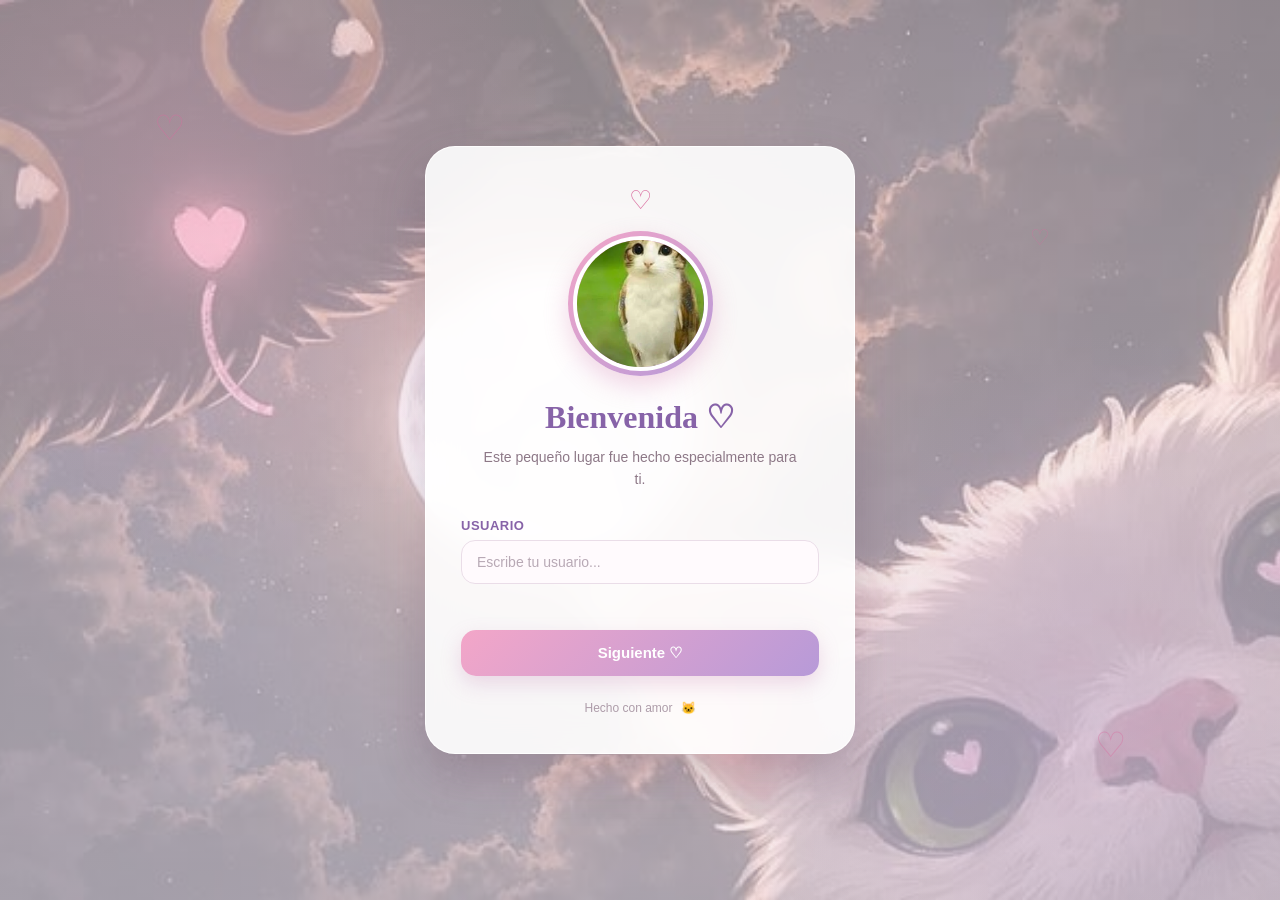
<file: index.html>
<!DOCTYPE html>
<html lang="es">

<head>
    <meta charset="UTF-8">
    <meta name="viewport" content="width=device-width, initial-scale=1.0">

    <title>Un pequeño lugar para ti ♡</title>

    <link rel="stylesheet" href="css/style.css">
</head>

<body class="login-page">

    <div class="floating-heart heart-1">♡</div>
    <div class="floating-heart heart-2">♡</div>
    <div class="floating-heart heart-3">♡</div>


    <main class="login-container">

        <section class="login-card">

            <div class="login-decoration">
                ♡
            </div>


            <!-- =========================================
                 PANTALLA 1: USUARIO
            ========================================== -->

            <div id="usernameStep" class="login-step active">

                <div class="login-photo-container">

                    <img
                        src="img/1.webp"
                        alt="Nuestra foto"
                        class="login-photo"
                    >

                </div>


                <h1>Bienvenida ♡</h1>


                <p class="login-subtitle">
                    Este pequeño lugar fue hecho
                    especialmente para ti.
                </p>


                <div class="input-group">

                    <label for="username">
                        USUARIO
                    </label>

                    <input
                        type="text"
                        id="username"
                        placeholder="Escribe tu usuario..."
                        autocomplete="off"
                    >

                </div>


                <p
                    id="userError"
                    class="login-error"
                ></p>


                <button
                    type="button"
                    id="nextButton"
                    class="login-button"
                >
                    Siguiente ♡
                </button>

            </div>


            <!-- =========================================
                 PANTALLA 2: CONTRASEÑA
            ========================================== -->

            <div
                id="passwordStep"
                class="login-step"
            >

                <div class="password-icon">
                    🔐
                </div>


                <h1>Un pequeño secreto ♡</h1>


                <p class="password-message">
                    la contraseña es nuestro número &lt;3
                </p>


                <div class="input-group">

                    <label for="password">
                        CONTRASEÑA
                    </label>

                    <input
                        type="password"
                        id="password"
                        placeholder="Escribe nuestro número..."
                        autocomplete="off"
                    >

                </div>


                <p
                    id="passwordError"
                    class="login-error"
                ></p>


                <button
                    type="button"
                    id="passwordButton"
                    class="login-button"
                >
                    Entrar ♡
                </button>


                <button
                    type="button"
                    id="backButton"
                    class="back-button"
                >
                    ← Volver
                </button>

            </div>


            <div class="login-footer">

                <span>Hecho con amor</span>

                <span>🐱</span>

            </div>

        </section>

    </main>


    <!-- =========================================
         ALERTA GRANDE
    ========================================== -->

    <div
        id="successAlert"
        class="success-alert-overlay"
    >

        <div class="success-alert">

            <div class="success-alert-cat">
                🐱
            </div>


            <div class="success-alert-heart">
                ♡
            </div>


            <h2>
                ¡Usuario correcto!
            </h2>


            <p>
                Sabía que eras tú,
                mi linda novia ♡
            </p>


            <button
                type="button"
                id="alertContinueButton"
                class="login-button"
            >
                Continuar ♡
            </button>

        </div>

    </div>


    <script src="js/login.js"></script>

</body>

</html>
</file>
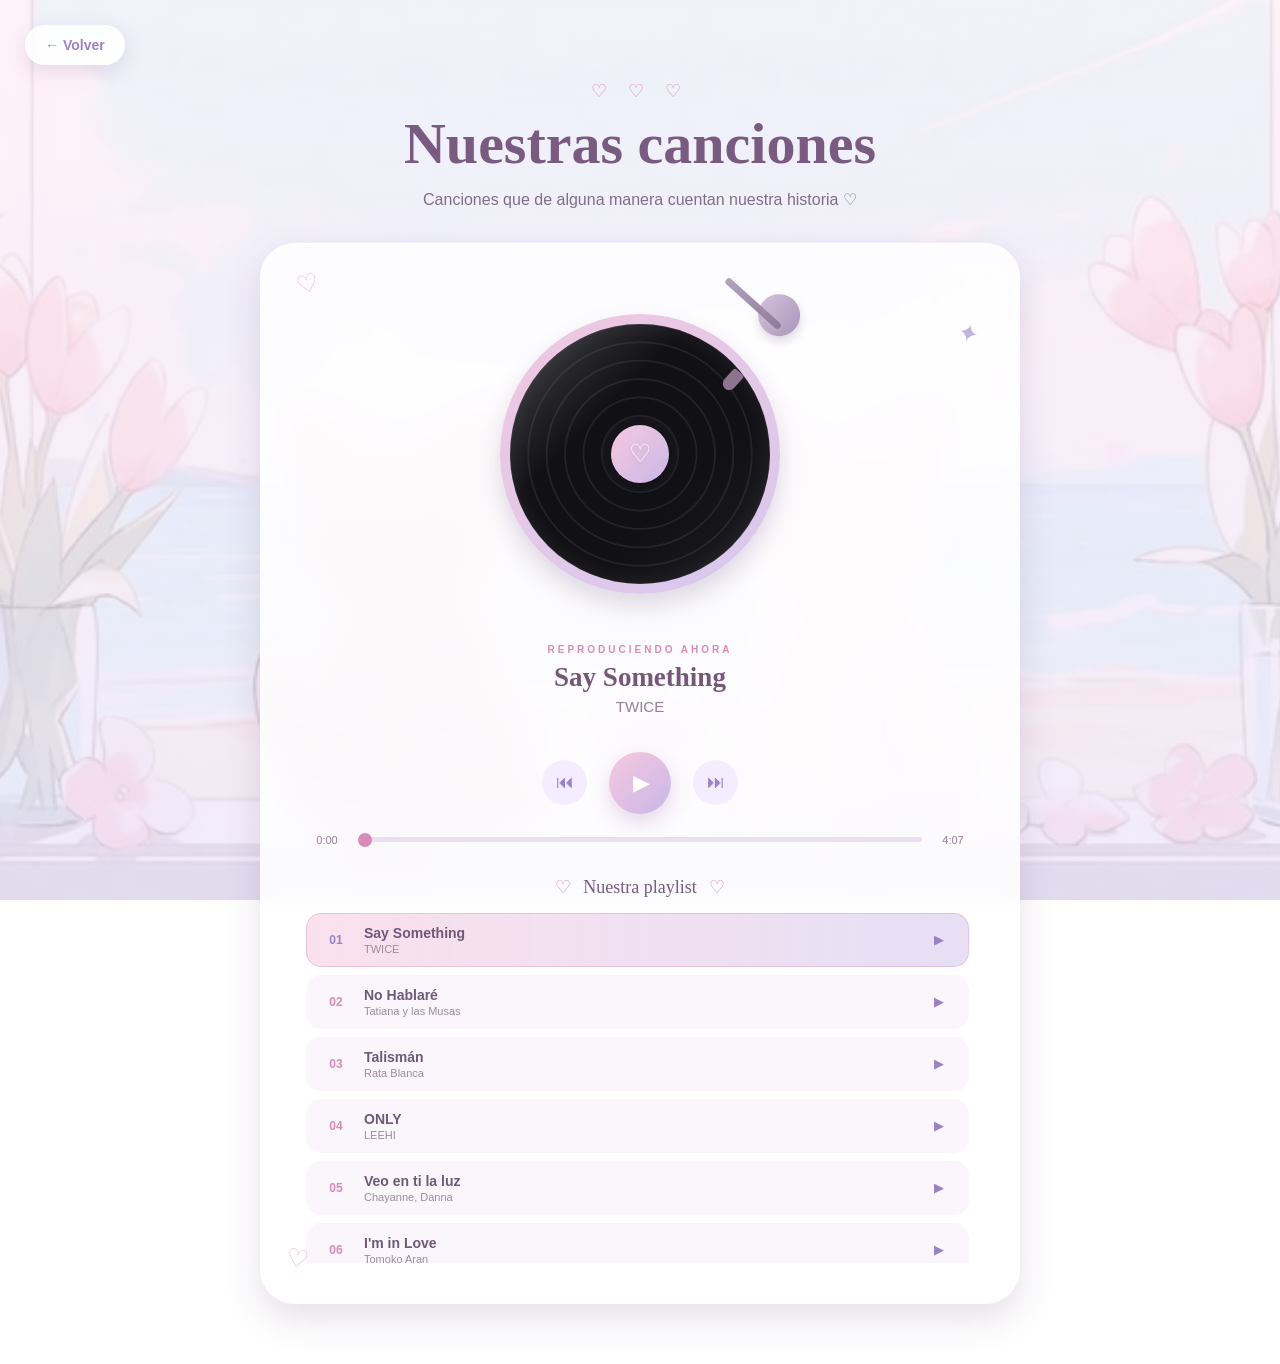
<file: canciones.html>
<!DOCTYPE html>
<html lang="es">
<head>
    <meta charset="UTF-8">
    <meta name="viewport" content="width=device-width, initial-scale=1.0">

    <title>Nuestras canciones ♡</title>

    <link rel="stylesheet" href="css/canciones.css">
</head>

<body>

    <!-- =========================
         BOTÓN VOLVER
    ========================== -->
    <button class="back-button" onclick="volverInicio()">
        ← Volver
    </button>


    <!-- =========================
         CONTENIDO PRINCIPAL
    ========================== -->
    <main class="songs-page">

        <header class="songs-header">

            <p class="small-heart">♡ ♡ ♡</p>

            <h1>Nuestras canciones</h1>

            <p class="subtitle">
                Canciones que de alguna manera cuentan nuestra historia ♡
            </p>

        </header>


        <!-- =========================
             REPRODUCTOR
        ========================== -->
        <section class="music-player">

            <div class="player-decoration decoration-one">♡</div>
            <div class="player-decoration decoration-two">✦</div>
            <div class="player-decoration decoration-three">♡</div>


            <!-- TOCADISCOS -->
            <div class="turntable">

                <div class="record-wrapper">

                    <div id="record" class="record">

                        <div class="record-lines"></div>

                        <div class="record-center">

                            <span class="record-label">
                                ♡
                            </span>

                        </div>

                    </div>

                </div>


                <!-- BRAZO DEL TOCADISCOS -->
                <div class="record-arm">

                    <div class="arm-base"></div>

                    <div class="arm-line"></div>

                    <div class="needle"></div>

                </div>

            </div>


            <!-- INFORMACIÓN DE LA CANCIÓN -->
            <div class="song-information">

                <p class="playing-label">
                    REPRODUCIENDO AHORA
                </p>

                <h2 id="songTitle">
                    Say Something
                </h2>

                <p id="songArtist">
                    TWICE
                </p>

            </div>


            <!-- CONTROLES -->
            <div class="player-controls">

                <button
                    id="previousButton"
                    class="control-button"
                    aria-label="Canción anterior"
                >
                    ⏮
                </button>

                <button
                    id="playButton"
                    class="play-button"
                    aria-label="Reproducir"
                >
                    ▶
                </button>

                <button
                    id="nextButton"
                    class="control-button"
                    aria-label="Siguiente canción"
                >
                    ⏭
                </button>

            </div>


            <!-- PROGRESO -->
            <div class="progress-area">

                <span id="currentTime">
                    0:00
                </span>

                <input
                    type="range"
                    id="progressBar"
                    min="0"
                    max="100"
                    value="0"
                >

                <span id="duration">
                    0:00
                </span>

            </div>


            <!-- PLAYLIST -->
            <div class="playlist-container">

                <div class="playlist-title">
                    <span>♡</span>
                    Nuestra playlist
                    <span>♡</span>
                </div>

                <div id="playlist" class="playlist"></div>

            </div>


            <!-- AUDIO -->
            <audio id="audioPlayer" preload="metadata"></audio>

        </section>

    </main>


    <!-- =========================
         MEOWL
    ========================== -->
    <div id="meowlContainer"></div>


    <script src="js/canciones.js"></script>

</body>
</html>
</file>
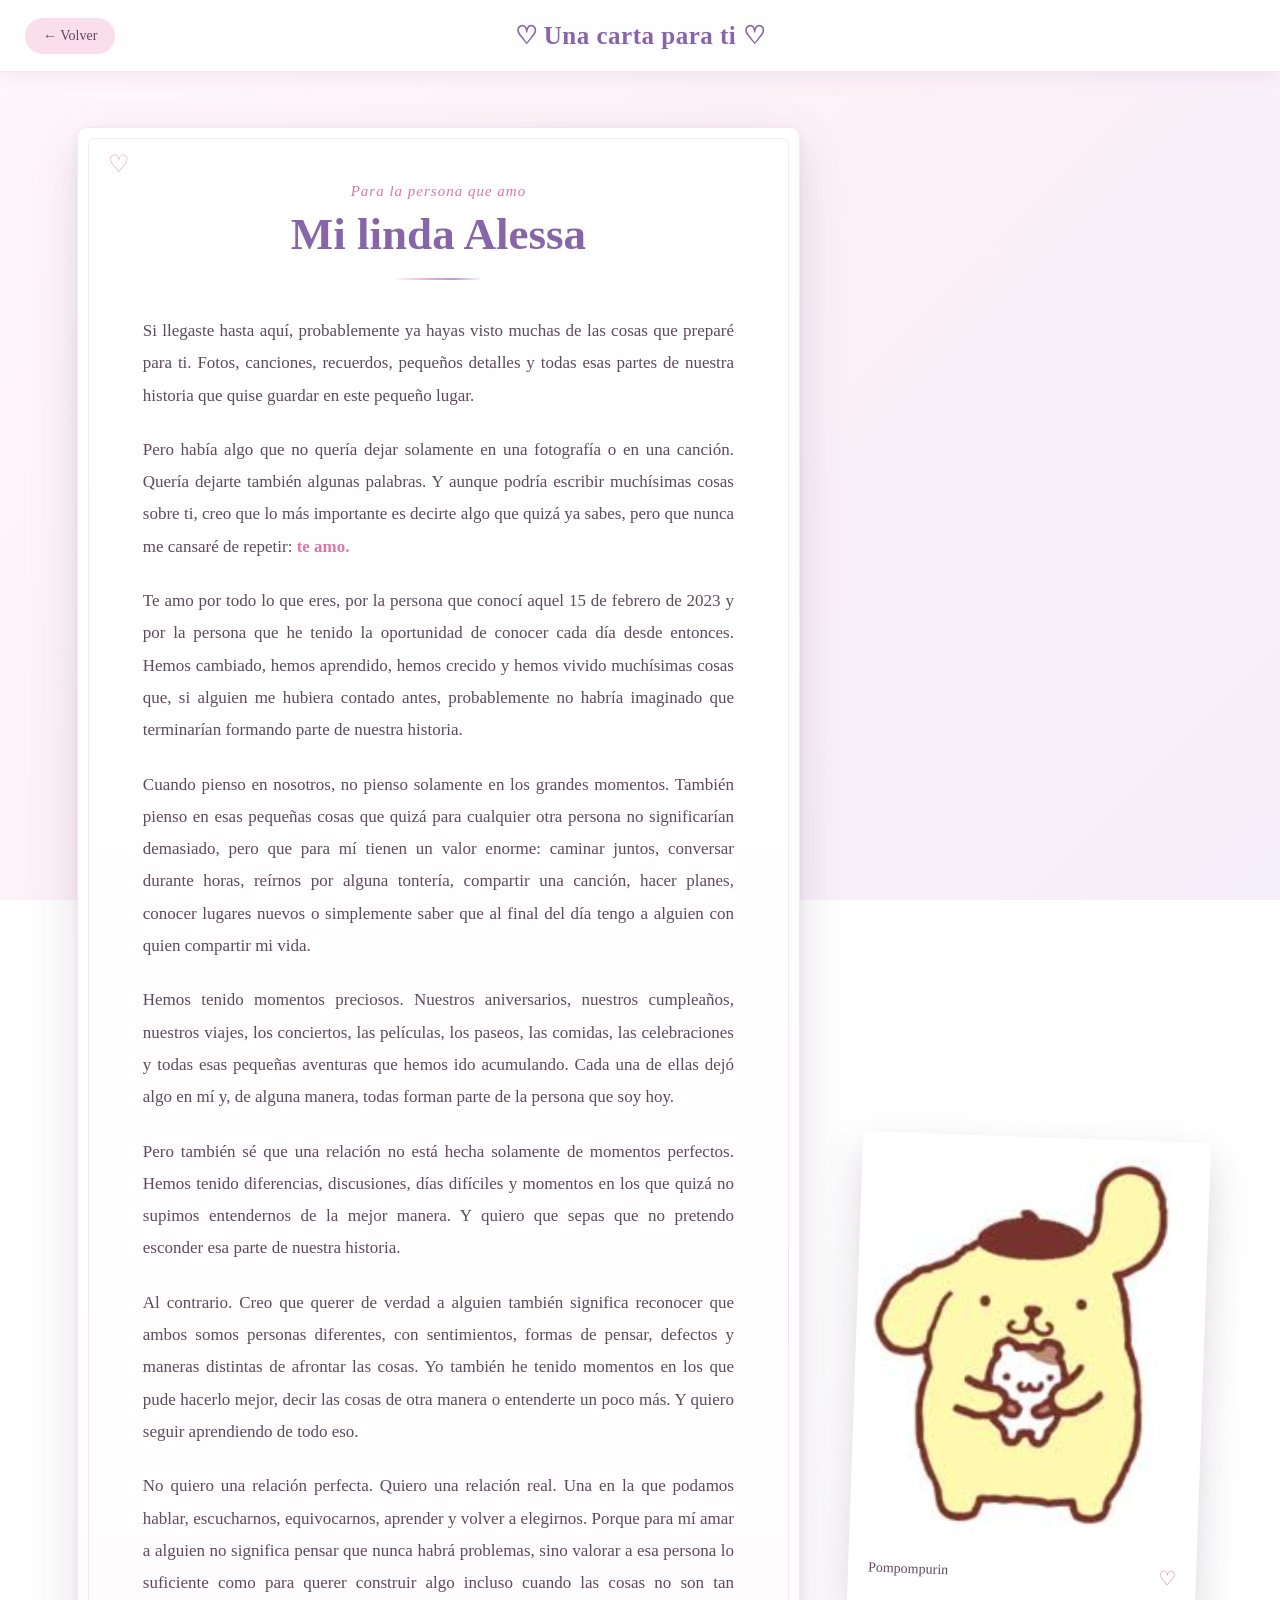
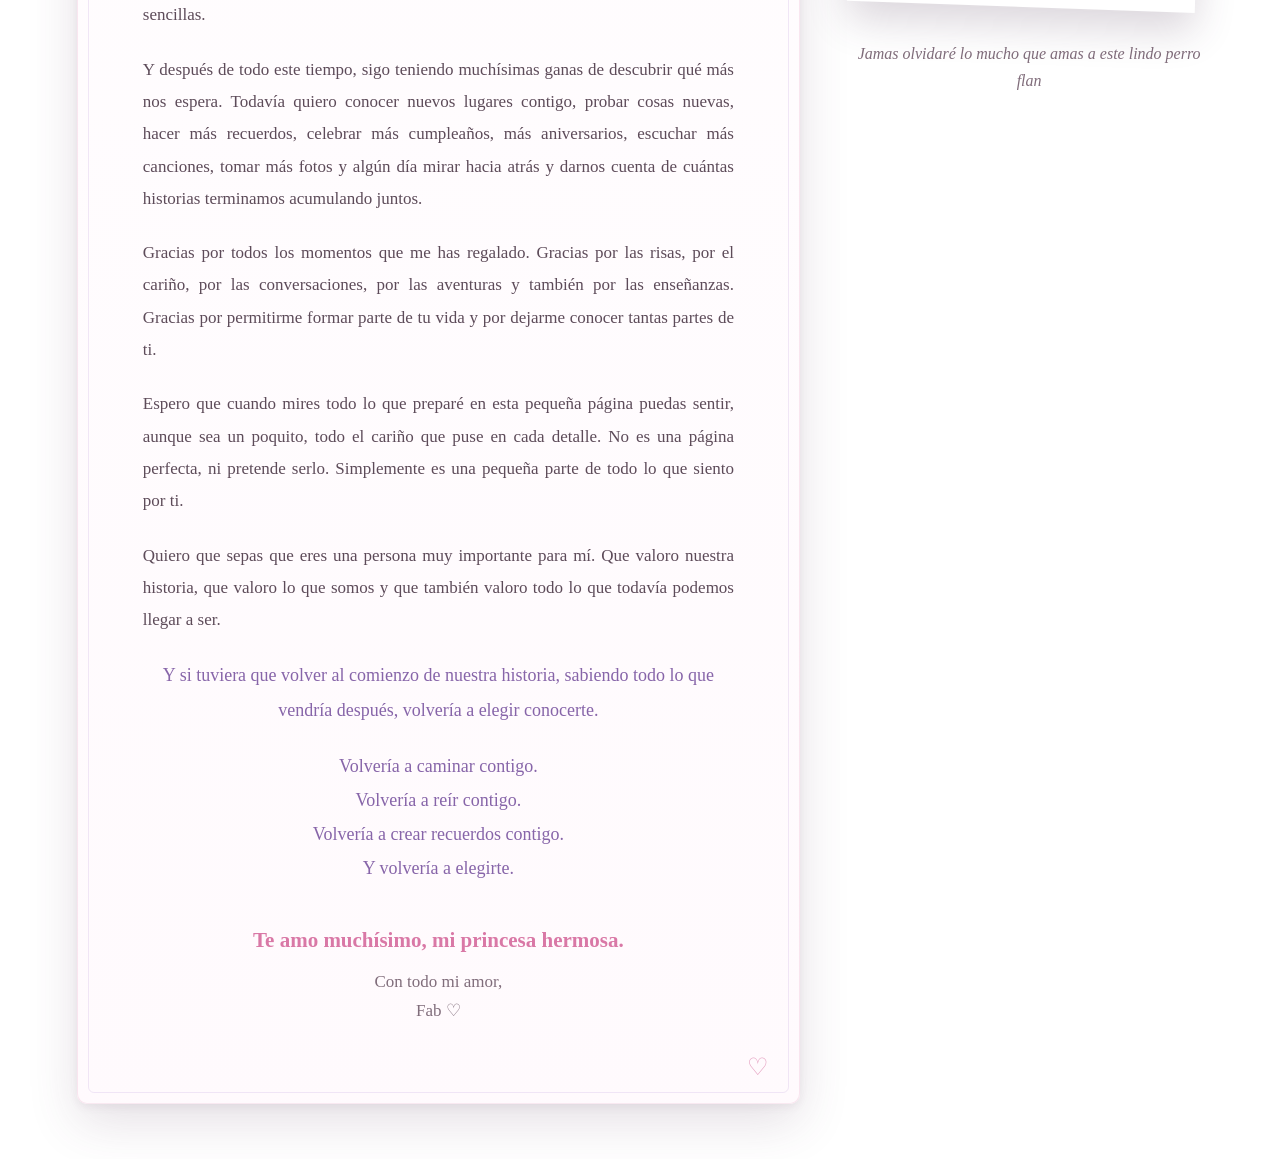
<file: carta.html>
<!DOCTYPE html>
<html lang="es">
<head>
    <meta charset="UTF-8">
    <meta name="viewport" content="width=device-width, initial-scale=1.0">

    <title>Carta para ti ♡</title>

    <link rel="stylesheet" href="css/carta.css">
</head>

<body>

    <header class="carta-header">

        <button
            type="button"
            class="back-button"
            onclick="window.location.href='home.html'"
        >
            ← Volver
        </button>

        <div class="header-title">
            ♡ Una carta para ti ♡
        </div>

    </header>


    <main class="carta-page">

        <section class="carta-layout">

            <!-- CARTA -->
            <article class="carta-paper">

                <div class="paper-decoration top-decoration">
                    ♡
                </div>

                <p class="carta-small-title">
                    Para la persona que amo
                </p>

                <h1>
                    Mi linda Alessa
                </h1>

                <div class="carta-line"></div>

                <div class="carta-text">

                    <p>
                        Si llegaste hasta aquí, probablemente ya hayas visto
                        muchas de las cosas que preparé para ti. Fotos, canciones,
                        recuerdos, pequeños detalles y todas esas partes de
                        nuestra historia que quise guardar en este pequeño lugar.
                    </p>

                    <p>
                        Pero había algo que no quería dejar solamente en una
                        fotografía o en una canción. Quería dejarte también
                        algunas palabras. Y aunque podría escribir muchísimas
                        cosas sobre ti, creo que lo más importante es decirte
                        algo que quizá ya sabes, pero que nunca me cansaré de
                        repetir: <strong>te amo.</strong>
                    </p>

                    <p>
                        Te amo por todo lo que eres, por la persona que conocí
                        aquel 15 de febrero de 2023 y por la persona que he
                        tenido la oportunidad de conocer cada día desde entonces.
                        Hemos cambiado, hemos aprendido, hemos crecido y hemos
                        vivido muchísimas cosas que, si alguien me hubiera
                        contado antes, probablemente no habría imaginado que
                        terminarían formando parte de nuestra historia.
                    </p>

                    <p>
                        Cuando pienso en nosotros, no pienso solamente en los
                        grandes momentos. También pienso en esas pequeñas cosas
                        que quizá para cualquier otra persona no significarían
                        demasiado, pero que para mí tienen un valor enorme:
                        caminar juntos, conversar durante horas, reírnos por
                        alguna tontería, compartir una canción, hacer planes,
                        conocer lugares nuevos o simplemente saber que al final
                        del día tengo a alguien con quien compartir mi vida.
                    </p>

                    <p>
                        Hemos tenido momentos preciosos. Nuestros aniversarios,
                        nuestros cumpleaños, nuestros viajes, los conciertos,
                        las películas, los paseos, las comidas, las celebraciones
                        y todas esas pequeñas aventuras que hemos ido acumulando.
                        Cada una de ellas dejó algo en mí y, de alguna manera,
                        todas forman parte de la persona que soy hoy.
                    </p>

                    <p>
                        Pero también sé que una relación no está hecha solamente
                        de momentos perfectos. Hemos tenido diferencias,
                        discusiones, días difíciles y momentos en los que quizá
                        no supimos entendernos de la mejor manera. Y quiero que
                        sepas que no pretendo esconder esa parte de nuestra
                        historia.
                    </p>

                    <p>
                        Al contrario. Creo que querer de verdad a alguien también
                        significa reconocer que ambos somos personas diferentes,
                        con sentimientos, formas de pensar, defectos y maneras
                        distintas de afrontar las cosas. Yo también he tenido
                        momentos en los que pude hacerlo mejor, decir las cosas
                        de otra manera o entenderte un poco más. Y quiero seguir
                        aprendiendo de todo eso.
                    </p>

                    <p>
                        No quiero una relación perfecta. Quiero una relación
                        real. Una en la que podamos hablar, escucharnos,
                        equivocarnos, aprender y volver a elegirnos. Porque para
                        mí amar a alguien no significa pensar que nunca habrá
                        problemas, sino valorar a esa persona lo suficiente como
                        para querer construir algo incluso cuando las cosas no
                        son tan sencillas.
                    </p>

                    <p>
                        Y después de todo este tiempo, sigo teniendo muchísimas
                        ganas de descubrir qué más nos espera. Todavía quiero
                        conocer nuevos lugares contigo, probar cosas nuevas,
                        hacer más recuerdos, celebrar más cumpleaños, más
                        aniversarios, escuchar más canciones, tomar más fotos y
                        algún día mirar hacia atrás y darnos cuenta de cuántas
                        historias terminamos acumulando juntos.
                    </p>

                    <p>
                        Gracias por todos los momentos que me has regalado.
                        Gracias por las risas, por el cariño, por las
                        conversaciones, por las aventuras y también por las
                        enseñanzas. Gracias por permitirme formar parte de tu
                        vida y por dejarme conocer tantas partes de ti.
                    </p>

                    <p>
                        Espero que cuando mires todo lo que preparé en esta
                        pequeña página puedas sentir, aunque sea un poquito,
                        todo el cariño que puse en cada detalle. No es una
                        página perfecta, ni pretende serlo. Simplemente es una
                        pequeña parte de todo lo que siento por ti.
                    </p>

                    <p>
                        Quiero que sepas que eres una persona muy importante
                        para mí. Que valoro nuestra historia, que valoro lo que
                        somos y que también valoro todo lo que todavía podemos
                        llegar a ser.
                    </p>

                    <p class="final-paragraph">
                        Y si tuviera que volver al comienzo de nuestra historia,
                        sabiendo todo lo que vendría después, volvería a elegir
                        conocerte.
                    </p>

                    <p class="final-paragraph">
                        Volvería a caminar contigo.<br>
                        Volvería a reír contigo.<br>
                        Volvería a crear recuerdos contigo.<br>
                        Y volvería a elegirte.
                    </p>

                    <p class="signature-text">
                        Te amo muchísimo, mi princesa hermosa.
                    </p>

                    <p class="signature">
                        Con todo mi amor,<br>
                        Fab ♡
                    </p>

                </div>

                <div class="paper-decoration bottom-decoration">
                    ♡
                </div>

            </article>


            <!-- FOTO -->
            <aside class="carta-photo-container">

                <div class="photo-frame">

                    <img
                        src="img/4.jpg"
                        alt="Un recuerdo especial"
                        class="carta-photo"
                    >

                    <div class="photo-caption">
                        <span>Pompompurin</span>
                        <span>♡</span>
                    </div>

                </div>

                <p class="photo-message">
                    Jamas olvidaré lo mucho que amas
                    a este lindo perro flan
                </p>

            </aside>

        </section>

    </main>


    <!-- CONTENEDOR PARA MEOWL -->
    <div id="meowl-container"></div>


    <script src="js/carta.js"></script>

</body>
</html>
</file>
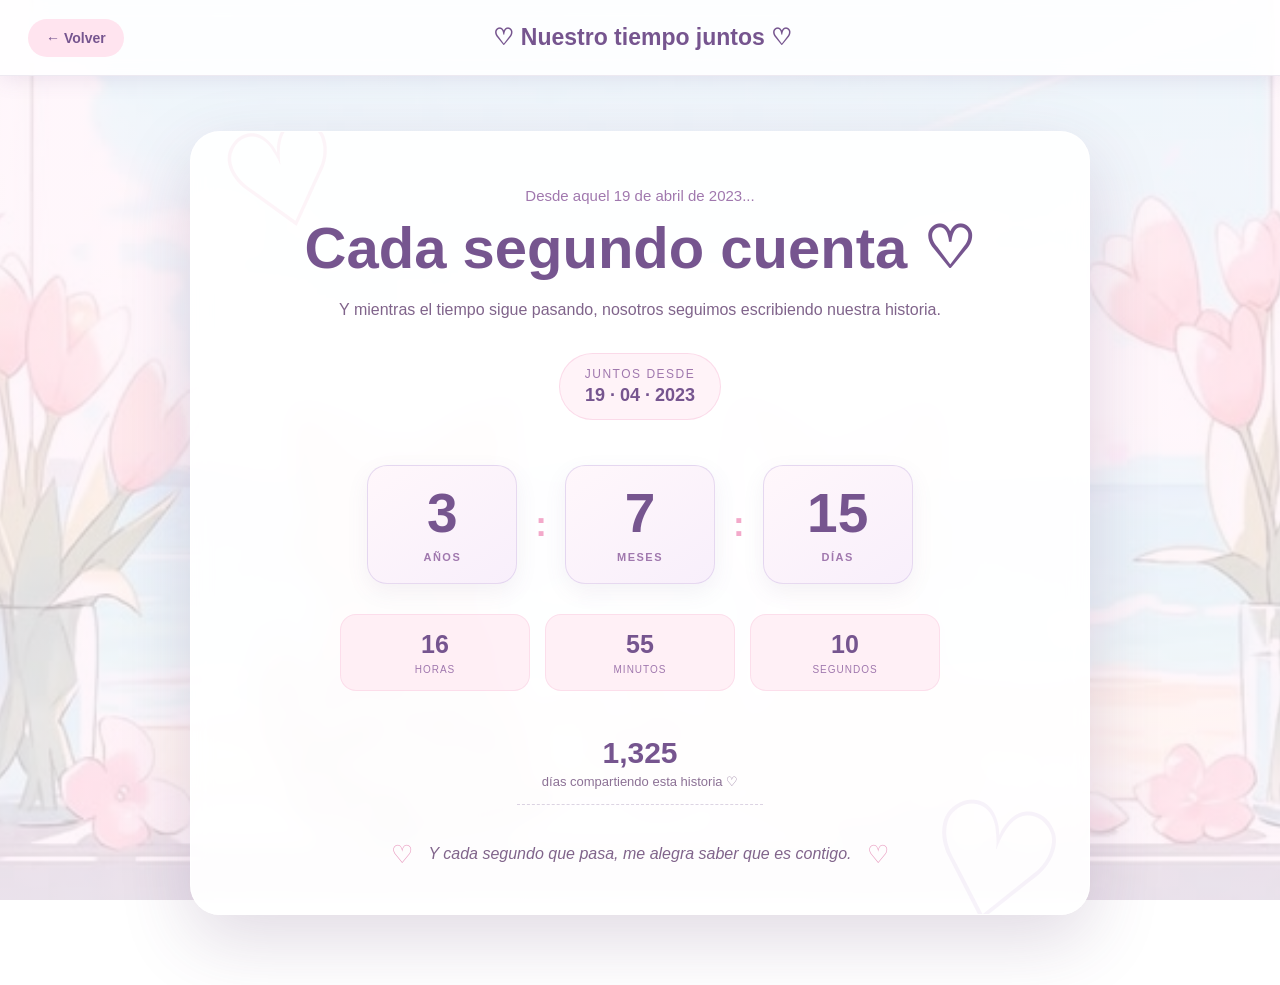
<file: contador.html>
<!DOCTYPE html>
<html lang="es">

<head>
    <meta charset="UTF-8">
    <meta name="viewport" content="width=device-width, initial-scale=1.0">

    <title>Nuestro tiempo juntos ♡</title>

    <link rel="stylesheet" href="css/contador.css">
</head>

<body>

    <!-- =========================
         EFECTO MEOWL
    ========================== -->

    <div id="meowl-container"></div>


    <!-- =========================
         BARRA SUPERIOR
    ========================== -->

    <header class="contador-header">

        <button
            type="button"
            class="back-button"
            onclick="window.location.href='home.html'"
        >
            ← Volver
        </button>

        <div class="header-title">
            ♡ Nuestro tiempo juntos ♡
        </div>

        <div class="header-space"></div>

    </header>


    <!-- =========================
         CONTENIDO
    ========================== -->

    <main class="contador-main">

        <section class="contador-card">

            <p class="small-title">
                Desde aquel 19 de abril de 2023...
            </p>

            <h1>
                Cada segundo cuenta ♡
            </h1>

            <p class="description">
                Y mientras el tiempo sigue pasando,
                nosotros seguimos escribiendo nuestra historia.
            </p>


            <!-- =========================
                 FECHA DE INICIO
            ========================== -->

            <div class="start-date">

                <span class="date-label">
                    Juntos desde
                </span>

                <strong>
                    19 · 04 · 2023
                </strong>

            </div>


            <!-- =========================
                 CONTADOR PRINCIPAL
            ========================== -->

            <div class="main-counter">

                <div class="time-box">

                    <span
                        id="years"
                        class="time-number"
                    >
                        0
                    </span>

                    <span class="time-label">
                        AÑOS
                    </span>

                </div>


                <span class="separator">
                    :
                </span>


                <div class="time-box">

                    <span
                        id="months"
                        class="time-number"
                    >
                        0
                    </span>

                    <span class="time-label">
                        MESES
                    </span>

                </div>


                <span class="separator">
                    :
                </span>


                <div class="time-box">

                    <span
                        id="days"
                        class="time-number"
                    >
                        0
                    </span>

                    <span class="time-label">
                        DÍAS
                    </span>

                </div>

            </div>


            <!-- =========================
                 TIEMPO DETALLADO
            ========================== -->

            <div class="secondary-counter">

                <div class="secondary-box">

                    <span
                        id="hours"
                        class="secondary-number"
                    >
                        00
                    </span>

                    <span>
                        HORAS
                    </span>

                </div>


                <div class="secondary-box">

                    <span
                        id="minutes"
                        class="secondary-number"
                    >
                        00
                    </span>

                    <span>
                        MINUTOS
                    </span>

                </div>


                <div class="secondary-box">

                    <span
                        id="seconds"
                        class="secondary-number"
                    >
                        00
                    </span>

                    <span>
                        SEGUNDOS
                    </span>

                </div>

            </div>


            <!-- =========================
                 TOTAL DE DÍAS
            ========================== -->

            <div class="total-days">

                <span id="totalDays">
                    0
                </span>

                <p>
                    días compartiendo esta historia ♡
                </p>

            </div>


            <!-- =========================
                 FRASE FINAL
            ========================== -->

            <div class="love-message">

                <span class="heart">
                    ♡
                </span>

                <p>
                    Y cada segundo que pasa,
                    me alegra saber que es contigo.
                </p>

                <span class="heart">
                    ♡
                </span>

            </div>

        </section>

    </main>


    <!-- =========================
         JAVASCRIPT
    ========================== -->

    <script src="js/contador.js"></script>

</body>

</html>
</file>
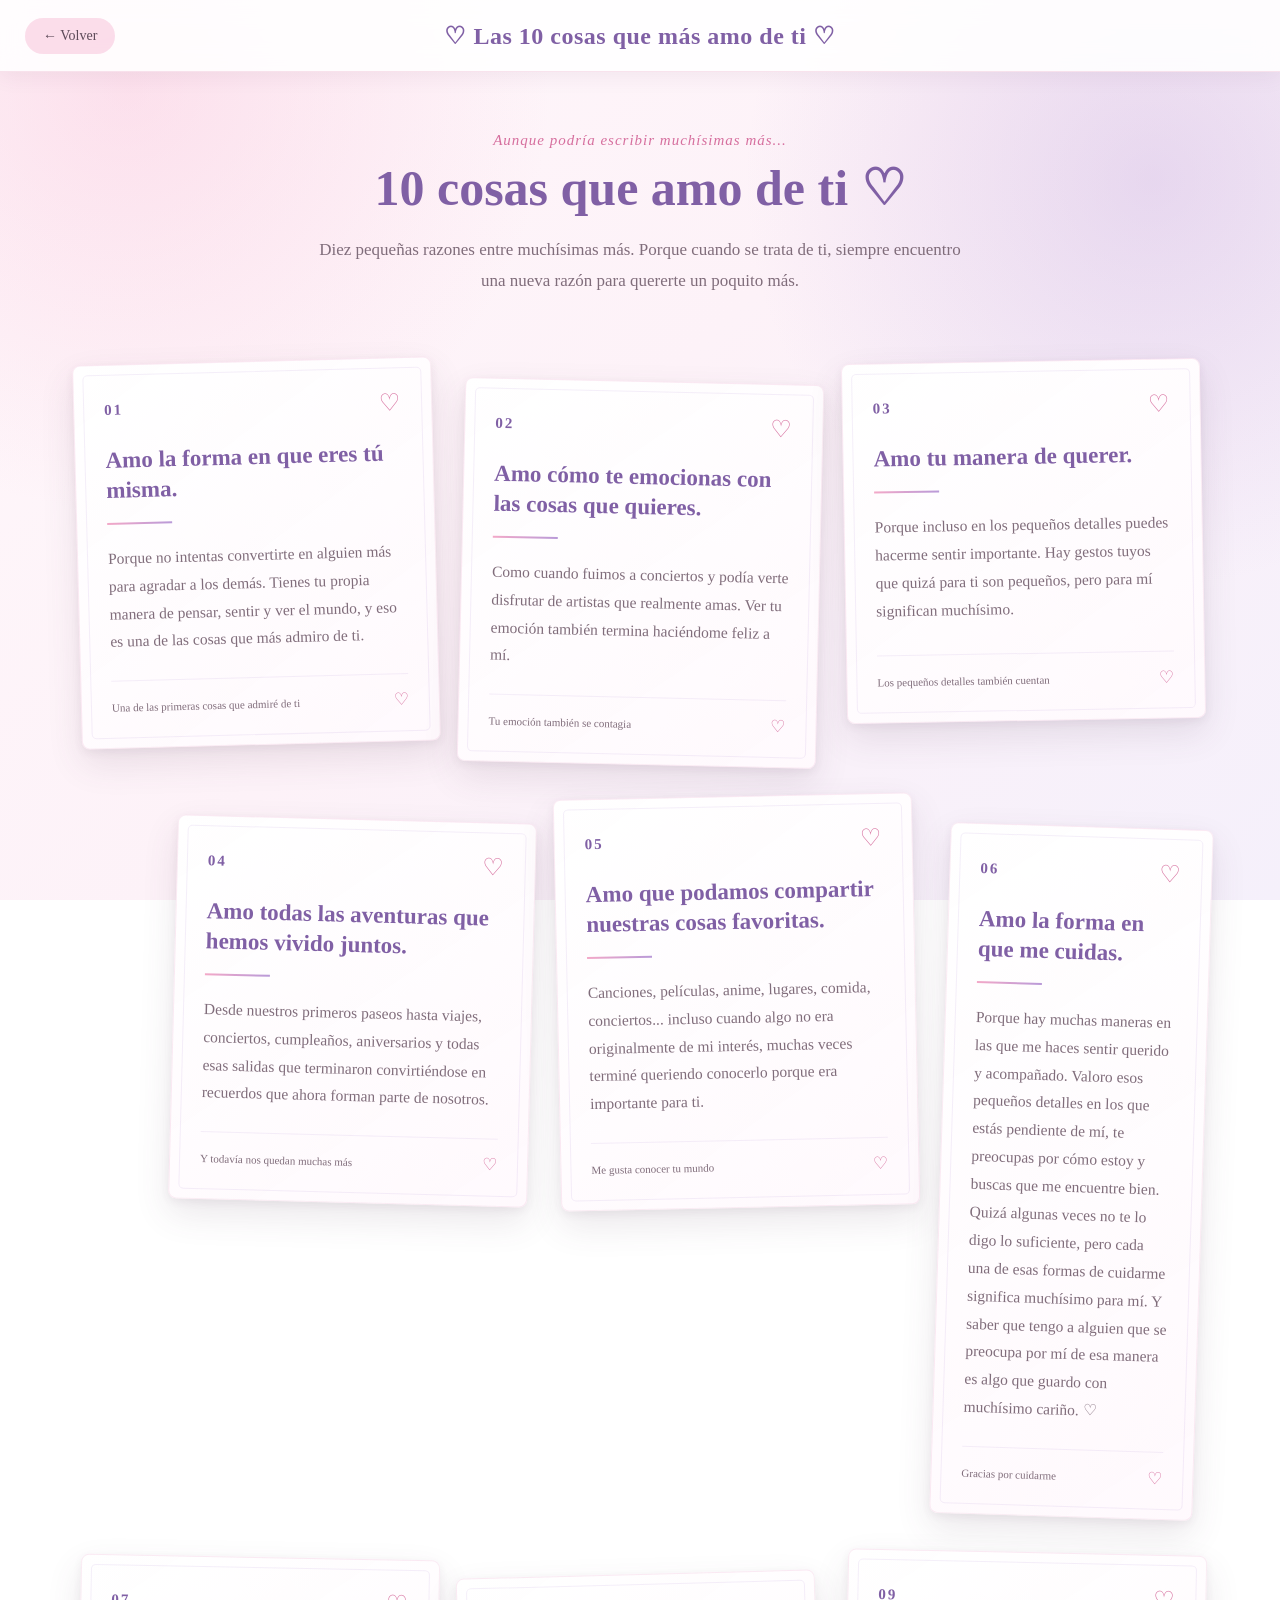
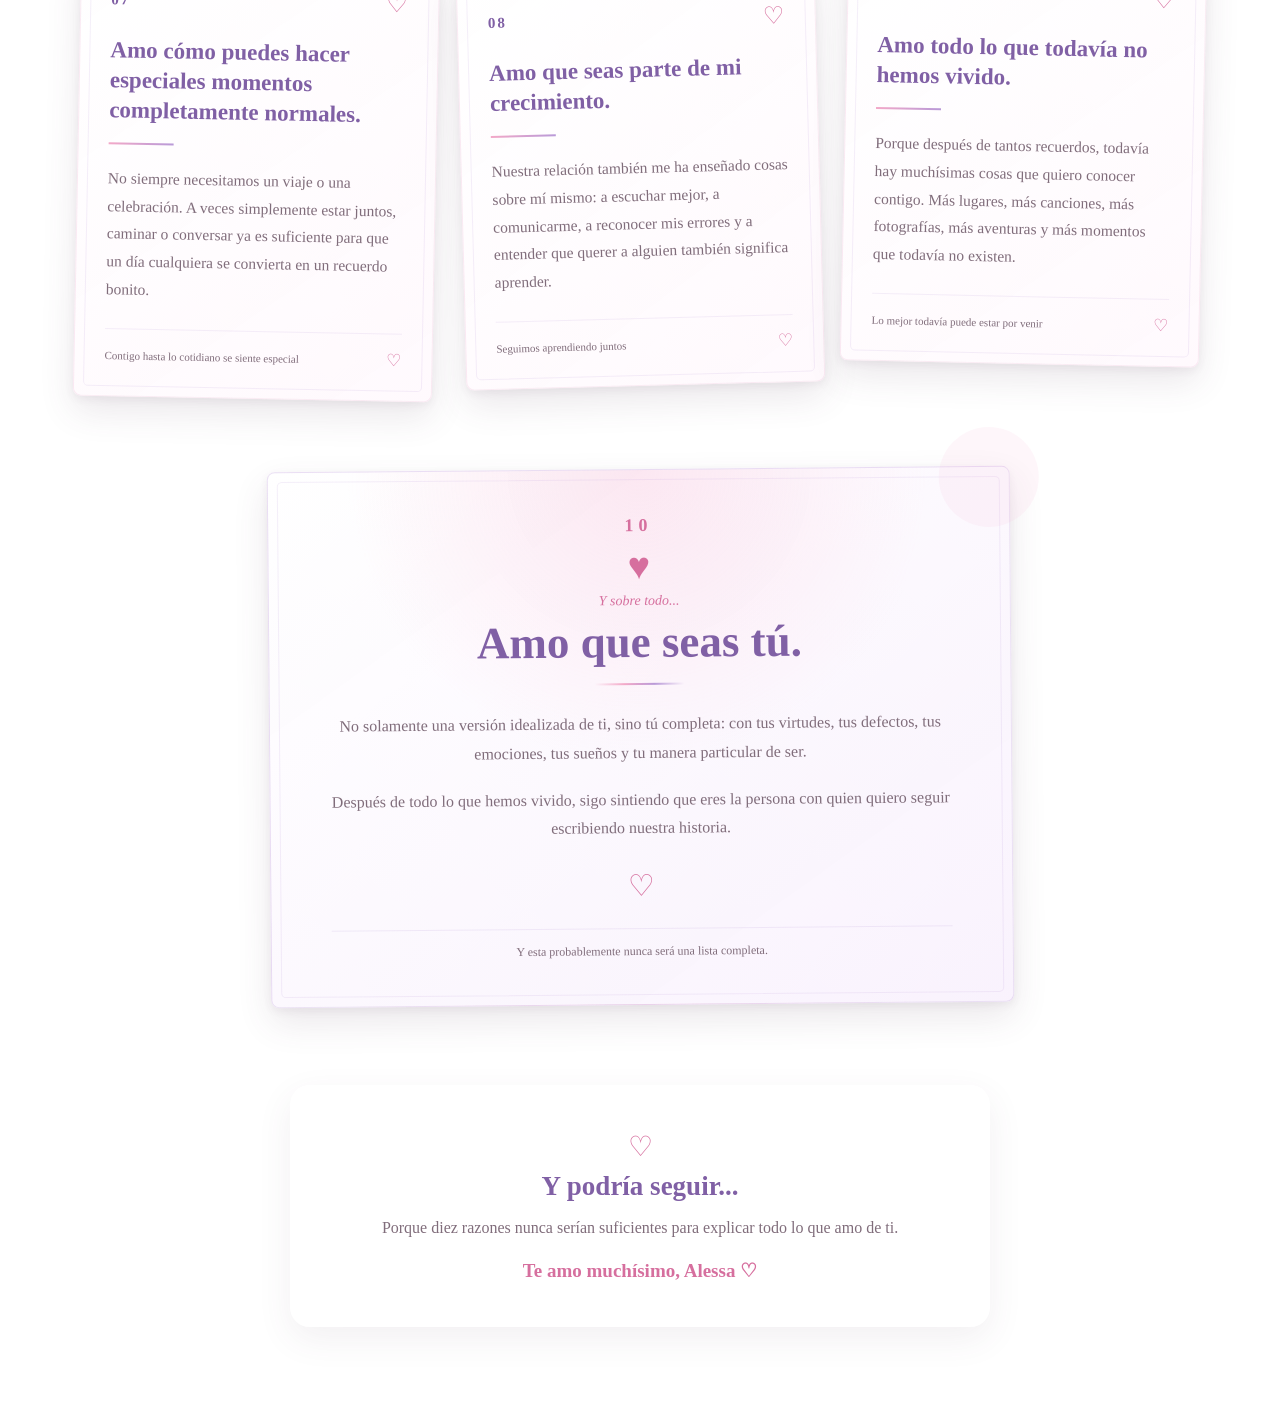
<file: cosas.html>
<!DOCTYPE html>
<html lang="es">
<head>
    <meta charset="UTF-8">
    <meta name="viewport" content="width=device-width, initial-scale=1.0">

    <title>Las 10 cosas que amo de ti ♡</title>

    <link rel="stylesheet" href="css/cosas.css">
</head>

<body>

    <header class="cosas-header">

        <button
            type="button"
            class="back-button"
            onclick="window.location.href='home.html'"
        >
            ← Volver
        </button>

        <div class="header-title">
            ♡ Las 10 cosas que más amo de ti ♡
        </div>

    </header>


    <main class="cosas-page">

        <section class="intro-section">

            <p class="intro-small">
                Aunque podría escribir muchísimas más...
            </p>

            <h1>
                10 cosas que amo de ti ♡
            </h1>

            <p class="intro-text">
                Diez pequeñas razones entre muchísimas más.
                Porque cuando se trata de ti, siempre encuentro
                una nueva razón para quererte un poquito más.
            </p>

        </section>


        <section class="things-grid">


            <!-- 01 -->

            <article class="thing-card card-one">

                <div class="card-top">
                    <span class="card-number">01</span>
                    <span class="card-heart">♡</span>
                </div>

                <div class="card-content">

                    <h2>
                        Amo la forma en que eres tú misma.
                    </h2>

                    <div class="card-line"></div>

                    <p>
                        Porque no intentas convertirte en alguien más
                        para agradar a los demás. Tienes tu propia manera
                        de pensar, sentir y ver el mundo, y eso es una de
                        las cosas que más admiro de ti.
                    </p>

                </div>

                <div class="card-footer">
                    <span>Una de las primeras cosas que admiré de ti</span>
                    <span>♡</span>
                </div>

            </article>


            <!-- 02 -->

            <article class="thing-card card-two">

                <div class="card-top">
                    <span class="card-number">02</span>
                    <span class="card-heart">♡</span>
                </div>

                <div class="card-content">

                    <h2>
                        Amo cómo te emocionas con las cosas que quieres.
                    </h2>

                    <div class="card-line"></div>

                    <p>
                        Como cuando fuimos a conciertos y podía verte
                        disfrutar de artistas que realmente amas.
                        Ver tu emoción también termina haciéndome feliz
                        a mí.
                    </p>

                </div>

                <div class="card-footer">
                    <span>Tu emoción también se contagia</span>
                    <span>♡</span>
                </div>

            </article>


            <!-- 03 -->

            <article class="thing-card card-three">

                <div class="card-top">
                    <span class="card-number">03</span>
                    <span class="card-heart">♡</span>
                </div>

                <div class="card-content">

                    <h2>
                        Amo tu manera de querer.
                    </h2>

                    <div class="card-line"></div>

                    <p>
                        Porque incluso en los pequeños detalles puedes
                        hacerme sentir importante. Hay gestos tuyos que
                        quizá para ti son pequeños, pero para mí significan
                        muchísimo.
                    </p>

                </div>

                <div class="card-footer">
                    <span>Los pequeños detalles también cuentan</span>
                    <span>♡</span>
                </div>

            </article>


            <!-- 04 -->

            <article class="thing-card card-four">

                <div class="card-top">
                    <span class="card-number">04</span>
                    <span class="card-heart">♡</span>
                </div>

                <div class="card-content">

                    <h2>
                        Amo todas las aventuras que hemos vivido juntos.
                    </h2>

                    <div class="card-line"></div>

                    <p>
                        Desde nuestros primeros paseos hasta viajes,
                        conciertos, cumpleaños, aniversarios y todas esas
                        salidas que terminaron convirtiéndose en recuerdos
                        que ahora forman parte de nosotros.
                    </p>

                </div>

                <div class="card-footer">
                    <span>Y todavía nos quedan muchas más</span>
                    <span>♡</span>
                </div>

            </article>


            <!-- 05 -->

            <article class="thing-card card-five">

                <div class="card-top">
                    <span class="card-number">05</span>
                    <span class="card-heart">♡</span>
                </div>

                <div class="card-content">

                    <h2>
                        Amo que podamos compartir nuestras cosas favoritas.
                    </h2>

                    <div class="card-line"></div>

                    <p>
                        Canciones, películas, anime, lugares, comida,
                        conciertos... incluso cuando algo no era originalmente
                        de mi interés, muchas veces terminé queriendo conocerlo
                        porque era importante para ti.
                    </p>

                </div>

                <div class="card-footer">
                    <span>Me gusta conocer tu mundo</span>
                    <span>♡</span>
                </div>

            </article>


            <!-- 06 -->

            <article class="thing-card card-six">

                <div class="card-top">
                    <span class="card-number">06</span>
                    <span class="card-heart">♡</span>
                </div>

                <div class="card-content">

                    <h2>
                        Amo la forma en que me cuidas.
                    </h2>

                    <div class="card-line"></div>

                    <p>
                        Porque hay muchas maneras en las que me haces sentir
                        querido y acompañado. Valoro esos pequeños detalles
                        en los que estás pendiente de mí, te preocupas por
                        cómo estoy y buscas que me encuentre bien. Quizá
                        algunas veces no te lo digo lo suficiente, pero cada
                        una de esas formas de cuidarme significa muchísimo
                        para mí. Y saber que tengo a alguien que se preocupa
                        por mí de esa manera es algo que guardo con muchísimo
                        cariño. ♡
                    </p>

                </div>

                <div class="card-footer">
                    <span>Gracias por cuidarme</span>
                    <span>♡</span>
                </div>

            </article>


            <!-- 07 -->

            <article class="thing-card card-seven">

                <div class="card-top">
                    <span class="card-number">07</span>
                    <span class="card-heart">♡</span>
                </div>

                <div class="card-content">

                    <h2>
                        Amo cómo puedes hacer especiales momentos
                        completamente normales.
                    </h2>

                    <div class="card-line"></div>

                    <p>
                        No siempre necesitamos un viaje o una celebración.
                        A veces simplemente estar juntos, caminar o conversar
                        ya es suficiente para que un día cualquiera se convierta
                        en un recuerdo bonito.
                    </p>

                </div>

                <div class="card-footer">
                    <span>Contigo hasta lo cotidiano se siente especial</span>
                    <span>♡</span>
                </div>

            </article>


            <!-- 08 -->

            <article class="thing-card card-eight">

                <div class="card-top">
                    <span class="card-number">08</span>
                    <span class="card-heart">♡</span>
                </div>

                <div class="card-content">

                    <h2>
                        Amo que seas parte de mi crecimiento.
                    </h2>

                    <div class="card-line"></div>

                    <p>
                        Nuestra relación también me ha enseñado cosas sobre
                        mí mismo: a escuchar mejor, a comunicarme, a reconocer
                        mis errores y a entender que querer a alguien también
                        significa aprender.
                    </p>

                </div>

                <div class="card-footer">
                    <span>Seguimos aprendiendo juntos</span>
                    <span>♡</span>
                </div>

            </article>


            <!-- 09 -->

            <article class="thing-card card-nine">

                <div class="card-top">
                    <span class="card-number">09</span>
                    <span class="card-heart">♡</span>
                </div>

                <div class="card-content">

                    <h2>
                        Amo todo lo que todavía no hemos vivido.
                    </h2>

                    <div class="card-line"></div>

                    <p>
                        Porque después de tantos recuerdos, todavía hay
                        muchísimas cosas que quiero conocer contigo. Más
                        lugares, más canciones, más fotografías, más aventuras
                        y más momentos que todavía no existen.
                    </p>

                </div>

                <div class="card-footer">
                    <span>Lo mejor todavía puede estar por venir</span>
                    <span>♡</span>
                </div>

            </article>


            <!-- 10 -->

            <article class="thing-card card-ten">

                <div class="special-number">
                    10
                </div>

                <div class="special-heart">
                    ♥
                </div>

                <div class="special-content">

                    <p class="special-small">
                        Y sobre todo...
                    </p>

                    <h2>
                        Amo que seas tú.
                    </h2>

                    <div class="special-line"></div>

                    <p>
                        No solamente una versión idealizada de ti,
                        sino tú completa: con tus virtudes, tus defectos,
                        tus emociones, tus sueños y tu manera particular
                        de ser.
                    </p>

                    <p>
                        Después de todo lo que hemos vivido, sigo sintiendo
                        que eres la persona con quien quiero seguir escribiendo
                        nuestra historia.
                    </p>

                    <div class="special-final">
                        ♡
                    </div>

                </div>

                <div class="special-footer">
                    Y esta probablemente nunca será una lista completa.
                </div>

            </article>

        </section>


        <section class="closing-section">

            <div class="closing-decoration">
                ♡
            </div>

            <h2>
                Y podría seguir...
            </h2>

            <p>
                Porque diez razones nunca serían suficientes
                para explicar todo lo que amo de ti.
            </p>

            <span>
                Te amo muchísimo, Alessa ♡
            </span>

        </section>

    </main>


    <div id="meowl-container"></div>


    <script src="js/cosas.js"></script>

</body>
</html>
</file>
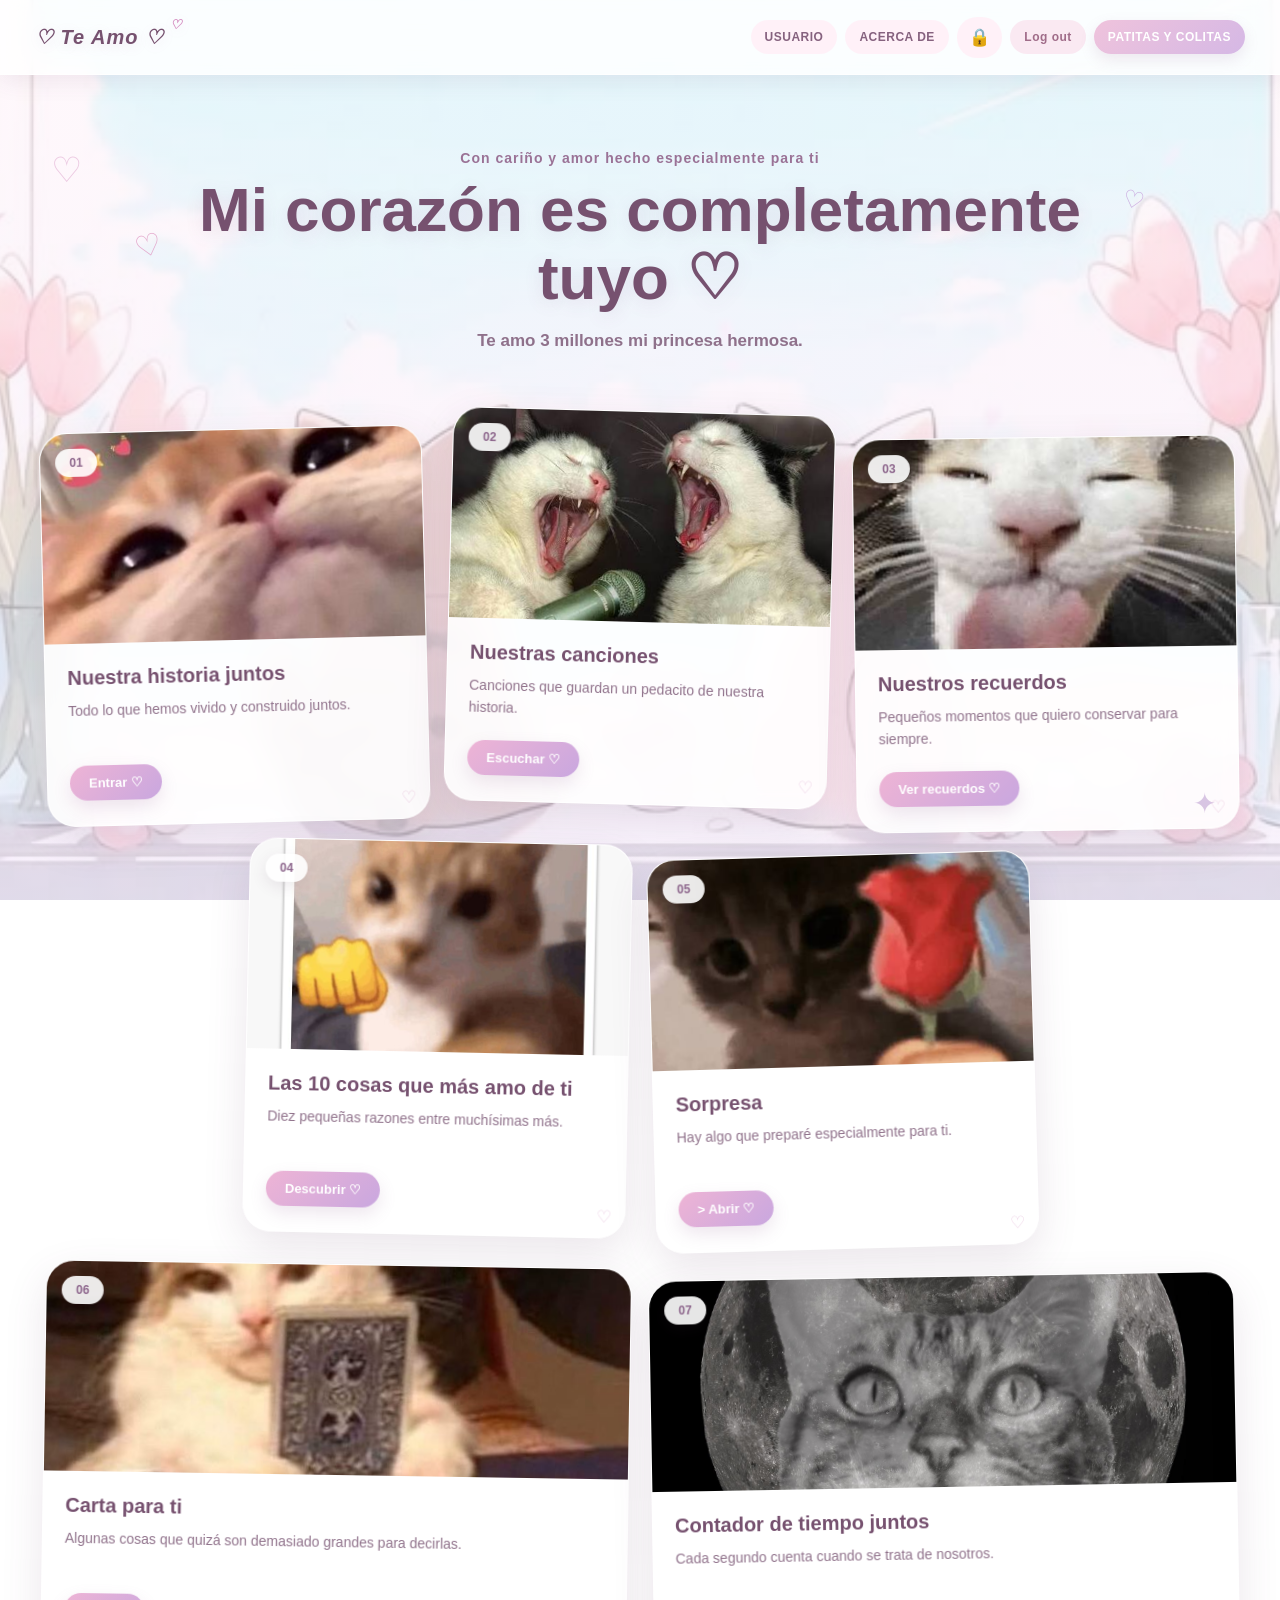
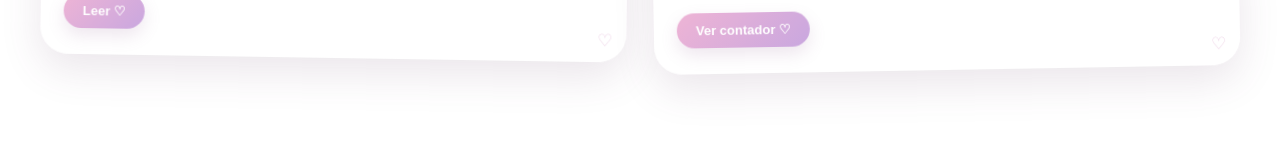
<file: home.html>
<!DOCTYPE html>
<html lang="es">
<head>
    <meta charset="UTF-8">
    <meta name="viewport" content="width=device-width, initial-scale=1.0">
    <title>Alessa - Pagina Oficial ♡</title>
    <link rel="stylesheet" href="css/home.css">
</head>

<body>

    <!-- =========================
         BARRA SUPERIOR
    ========================== -->
    <header class="top-bar">

        <div class="site-name">
            ♡ Te Amo ♡
        </div>

        <nav class="top-menu">

            <button
             type="button"
             id="userButton"
             class="top-button"
             onclick="window.location.href='usuario.html'"
             >
                USUARIO
             </button>

            <button type="button" id="aboutButton" class="top-button">
                ACERCA DE
            </button>

            <button
                type="button"
                id="lockButton"
                class="top-button lock-button"
                title="Candado secreto"
            >
                🔒
            </button>

            <button
                type="button"
                id="logoutButton"
                class="top-button logout-button"
            >
                Log out
            </button>

            <button
                type="button"
                id="patitasButton"
                class="top-button patitas-button"
            >
                PATITAS Y COLITAS
            </button>

        </nav>

    </header>


    <!-- =========================
         CONTENIDO PRINCIPAL
    ========================== -->
    <main class="home-content">

        <!-- HERO -->
        <section class="hero-section">

            <p class="small-title">
                Con cariño y amor hecho especialmente para ti
            </p>

            <h1>
                Mi corazón es completamente tuyo ♡
            </h1>

            <p class="hero-description">
                Te amo 3 millones mi princesa hermosa.
            </p>

        </section>


        <!-- =========================
             TARJETAS PRINCIPALES
        ========================== -->
        <section class="cards-container">


            <!-- =========================
                 01 - HISTORIA
            ========================== -->
            <article
                class="memory-card"
                data-section="historia"
            >

                <div class="card-image-container">

                    <img
                        src="img/historia.jpg"
                        alt="Nuestra historia"
                        class="card-image"
                    >

                    <span class="card-number">
                        01
                    </span>

                </div>

                <div class="card-content">

                    <h2>
                        Nuestra historia juntos
                    </h2>

                    <p>
                        Todo lo que hemos vivido y construido juntos.
                    </p>

                    <button
                        type="button"
                        class="open-card-button"
                        data-section="historia"
                        onclick="window.location.href='historia.html'"
                    >
                        Entrar ♡
                    </button>

                </div>

            </article>


            <!-- =========================
                 02 - CANCIONES
            ========================== -->
            <article
                class="memory-card"
                data-section="canciones"
            >

                <div class="card-image-container">

                    <img
                        src="img/canciones.jpg"
                        alt="Nuestras canciones"
                        class="card-image"
                    >

                    <span class="card-number">
                        02
                    </span>

                </div>

                <div class="card-content">

                    <h2>
                        Nuestras canciones
                    </h2>

                    <p>
                        Canciones que guardan un pedacito de nuestra historia.
                    </p>

                    <button
                        type="button"
                        class="open-card-button"
                        data-section="canciones"
                        onclick="window.location.href='canciones.html'"
                    >
                        Escuchar ♡
                    </button>

                </div>

            </article>


            <!-- =========================
                 03 - RECUERDOS
            ========================== -->
            <article
                class="memory-card"
                data-section="recuerdos"
            >

                <div class="card-image-container">

                    <img
                        src="img/recuerdos.jpg"
                        alt="Nuestros recuerdos"
                        class="card-image"
                    >

                    <span class="card-number">
                        03
                    </span>

                </div>

                <div class="card-content">

                    <h2>
                        Nuestros recuerdos
                    </h2>

                    <p>
                        Pequeños momentos que quiero conservar para siempre.
                    </p>

                    <button
                        type="button"
                        class="open-card-button"
                        data-section="recuerdos"
                        onclick="window.location.href='recuerdos.html'"
                    >
                        Ver recuerdos ♡
                    </button>

                </div>

            </article>


            <!-- =========================
                 04 - LAS 10 COSAS
            ========================== -->
            <article
                class="memory-card"
                data-section="diezCosas"
            >

                <div class="card-image-container">

                    <img
                        src="img/cosas.jpg"
                        alt="Las 10 cosas que más amo de ti"
                        class="card-image"
                    >

                    <span class="card-number">
                        04
                    </span>

                </div>

                <div class="card-content">

                    <h2>
                        Las 10 cosas que más amo de ti
                    </h2>

                    <p>
                        Diez pequeñas razones entre muchísimas más.
                    </p>

                    <button
                        type="button"
                        class="open-card-button"
                        data-section="diezCosas"
                        onclick="window.location.href='cosas.html'"
                    >
                        Descubrir ♡
                    </button>

                </div>

            </article>


            <!-- =========================
                 05 - SORPRESA
            ========================== -->
            <article
                class="memory-card"
                data-section="sorpresa"
            >

                <div class="card-image-container">

                    <img
                        src="img/sorpresa.jpg"
                        alt="Sorpresa"
                        class="card-image"
                    >

                    <span class="card-number">
                        05
                    </span>

                </div>

                <div class="card-content">

                    <h2>
                        Sorpresa
                    </h2>

                    <p>
                        Hay algo que preparé especialmente para ti.
                    </p>

                    <button
                        type="button"
                        class="open-card-button"
                        data-section="sorpresa"
                        onclick="window.location.href='sorpresa.html'"
>
                    >
                        Abrir ♡
                    </button>

                </div>

            </article>


            <!-- =========================
                 06 - CARTA
            ========================== -->
            <article
                class="memory-card"
                data-section="carta"
            >

                <div class="card-image-container">

                    <img
                        src="img/carta.jpg"
                        alt="Carta para ti"
                        class="card-image"
                    >

                    <span class="card-number">
                        06
                    </span>

                </div>

                <div class="card-content">

                    <h2>
                        Carta para ti
                    </h2>

                    <p>
                        Algunas cosas que quizá son demasiado grandes para decirlas.
                    </p>

                    <button
                        type="button"
                        class="open-card-button"
                        data-section="carta"
                        onclick="window.location.href='carta.html'"
                    >
                        Leer ♡
                    </button>

                </div>

            </article>


            <!-- =========================
                 07 - CONTADOR
            ========================== -->
            <article
                class="memory-card"
                data-section="contador"
            >

                <div class="card-image-container">

                    <img
                        src="img/contador.jpg"
                        alt="Contador de tiempo juntos"
                        class="card-image"
                    >

                    <span class="card-number">
                        07
                    </span>

                </div>

                <div class="card-content">

                    <h2>
                        Contador de tiempo juntos
                    </h2>

                    <p>
                        Cada segundo cuenta cuando se trata de nosotros.
                    </p>

                    <button
                        type="button"
                        class="open-card-button"
                        data-section="contador"
                        onclick="window.location.href='contador.html'"
                    >
                        Ver contador ♡
                    </button>

                </div>

            </article>

        </section>

    </main>


    <!-- =========================
         MODAL DE CONTENIDO
    ========================== -->
    <div
        id="contentModal"
        class="modal-overlay"
    >

        <div class="content-modal">

            <button
                type="button"
                class="close-modal"
                id="closeContentModal"
            >
                ×
            </button>

            <div id="contentModalBody"></div>

        </div>

    </div>


    <!-- =========================
         MODAL ACERCA DE
    ========================== -->
    <div
        id="aboutModal"
        class="modal-overlay"
    >

        <div class="about-modal">

            <button
                type="button"
                class="close-modal"
                id="closeAboutModal"
            >
                ×
            </button>

            <div class="about-icon">
                ♡
            </div>

            <h2>
                Acerca de este pequeño lugar
            </h2>

            <p>
                Este sitio fue creado especialmente para guardar algunos de nuestros recuerdos, canciones, momentos y pequeñas sorpresas.
            </p>

            <p>
                No es una página cualquiera. Es un pequeño espacio hecho con mucho cariño para nosotros.
            </p>

            <div class="about-cat">
                🐱 ♡ 🐱
            </div>

        </div>

    </div>


    <!-- =========================
         MODAL PATITAS Y COLITAS
    ========================== -->
    <div
        id="patitasModal"
        class="modal-overlay patitas-overlay"
    >

        <div class="patitas-window">

            <button
                type="button"
                class="close-modal patitas-close"
                id="closePatitasModal"
            >
                ×
            </button>

            <div class="patitas-coming">

                <div class="coming-cloud">
                    Coming soon......
                </div>

            </div>

        </div>

    </div>


    <!-- =========================
         MODAL CANDADO SECRETO
    ========================== -->
    <div
        id="lockModal"
        class="modal-overlay"
    >

        <div class="lock-modal">

            <button
                type="button"
                class="close-modal"
                id="closeLockModal"
            >
                ×
            </button>

            <div class="lock-icon">
                🔒
            </div>

            <h2 id="lockTitle">
                Candado secreto
            </h2>

            <p id="lockMessage">
                Primero debes descubrir todo lo que hay en este pequeño lugar ♡
            </p>

            <div
                id="puzzleContainer"
                class="puzzle-container"
            >
                <!-- Los puzzles se implementarán aquí -->
            </div>

        </div>

    </div>


    <!-- =========================
         JAVASCRIPT
    ========================== -->
    <script src="js/home.js"></script>

</body>
</html>
</file>
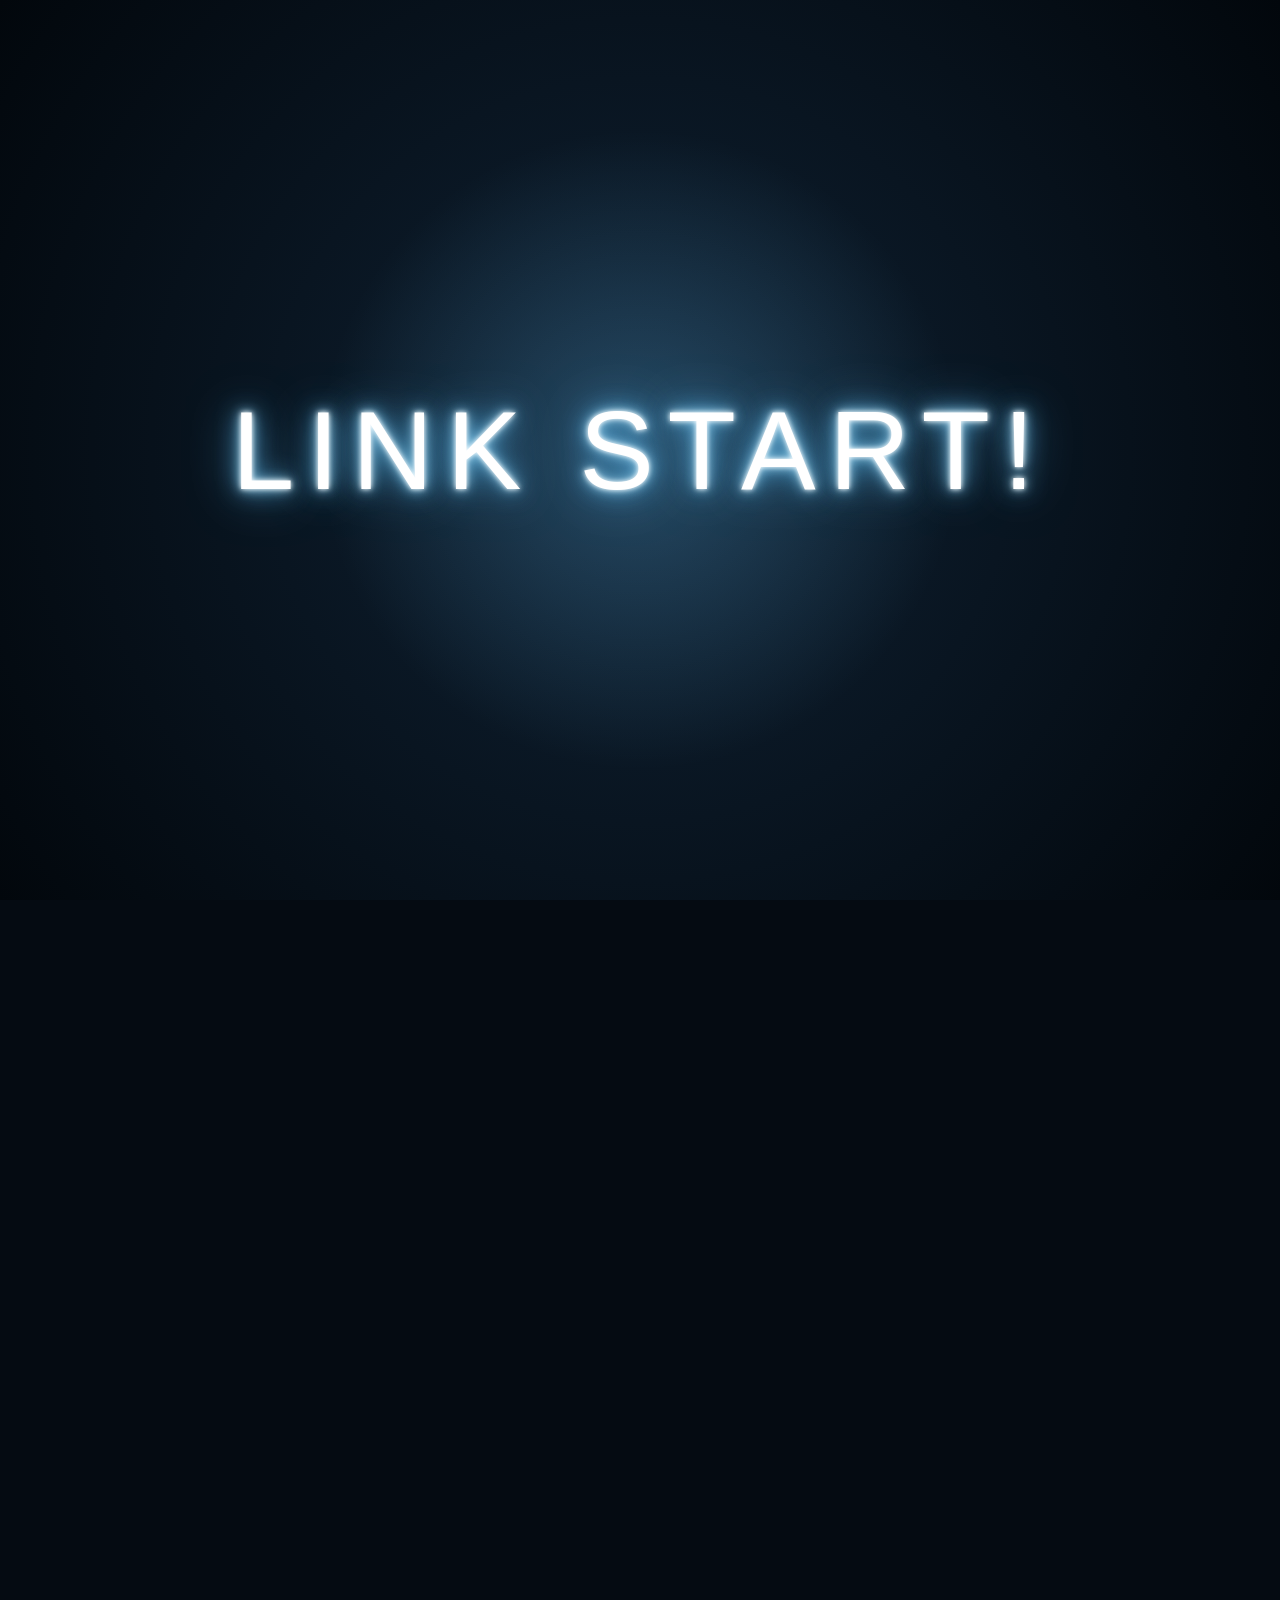
<file: sorpresa.html>
<!DOCTYPE html>
<html lang="es">

<head>

    <meta charset="UTF-8">

    <meta
        name="viewport"
        content="width=device-width, initial-scale=1.0"
    >

    <title>Una sorpresa para ti ♡</title>

    <link
        rel="stylesheet"
        href="css/sorpresa.css"
    >

</head>


<body>


    <!-- =====================================================
         LINK START
    ====================================================== -->

    <div
        id="link-start-screen"
        class="link-start-screen"
    >

        <div class="link-start-text">
            LINK START!
        </div>

    </div>



    <!-- =====================================================
         VIDEO SAO
    ====================================================== -->

    <div
        id="sao-intro"
        class="sao-intro"
    >

        <video
            id="saoVideo"
            class="sao-video"
            src="img/sao.mp4"
            playsinline
            preload="auto"
        ></video>

    </div>



    <!-- =====================================================
         CONTENIDO PRINCIPAL
    ====================================================== -->

    <main
        id="sao-content"
        class="sao-content"
    >


        <!-- FONDO AINCRAD -->

        <div class="aincrad-background"></div>

        <div class="aincrad-overlay"></div>



        <!-- CONTENIDO -->

        <div class="sao-content-inner">


            <!-- =================================================
                 HEADER
            ================================================== -->

            <header class="sorpresa-header">

                <button
                    type="button"
                    class="back-button"
                    onclick="window.location.href='home.html'"
                >
                    ← Volver
                </button>


                <div class="header-title">
                    ♡ Una sorpresa para ti ♡
                </div>

            </header>



            <!-- =================================================
                 TITULO
            ================================================== -->

            <section class="sao-title-section">

                <p class="sao-small-title">
                    Bienvenida a Aincrad
                </p>


                <h1>
                    ⚔️ Una aventura contigo ♡
                </h1>

            </section>



            <!-- =================================================
                 IMAGEN
            ================================================== -->

            <section class="sao-image-section">

                <div class="sao-image-frame">


                    <div class="sao-corner top-left">
                        ♡
                    </div>


                    <div class="sao-corner top-right">
                        ♡
                    </div>


                    <div class="sao-corner bottom-left">
                        ♡
                    </div>


                    <div class="sao-corner bottom-right">
                        ♡
                    </div>


                    <img
                        src="img/fabalessa.jpg"
                        alt="Una aventura juntos"
                        class="sao-image"
                    >

                </div>

            </section>



            <!-- =================================================
                 MENSAJE
            ================================================== -->

            <section class="sao-message">


                <p>
                    Si nuestra historia hubiera sucedido en SAO,
                    entraría a Aincrad contigo.
                </p>


                <p>
                    Iría hasta el
                    <strong>Pueblo de los Inicios</strong>
                    para buscarte, porque incluso en un mundo tan enorme,
                    sabría que mi aventura comenzaría contigo.
                </p>


                <p>
                    Desbloquearía el
                    <strong>doble uso de espadas</strong>
                    y me haría más fuerte, no para ser el mejor,
                    sino para poder permanecer a tu lado y protegerte
                    mientras avanzamos piso por piso.
                </p>


                <p>
                    No importaría cuántos enemigos aparecieran
                    ni cuánto tiempo tuviéramos que avanzar.
                    Seguiría adelante hasta llegar al último piso.
                </p>


                <p>
                    Y al llegar al final, no pediría ningún premio,
                    ningún objeto especial ni ninguna recompensa.
                </p>


                <p>
                    Solo tendría un deseo:
                    <strong>poder verte en la vida real.</strong>
                </p>


                <p>
                    Porque incluso en Aincrad,
                    la recompensa más grande siempre serías tú.
                </p>



                <!-- MENSAJE FINAL -->

                <div class="sao-final-message">


                    <p>
                        Te amo mucho, Jiyuu. ♡
                    </p>


                    <p>
                        Y si tuviera que comenzar esta aventura desde cero...
                        volvería a buscarte en el Pueblo de los Inicios. ⚔️♡
                    </p>

                </div>


            </section>


        </div>



        <!-- =================================================
             MEOWL
        ================================================== -->

        <div id="meowl-container"></div>


    </main>



    <script src="js/sorpresa.js"></script>

</body>

</html>
</file>
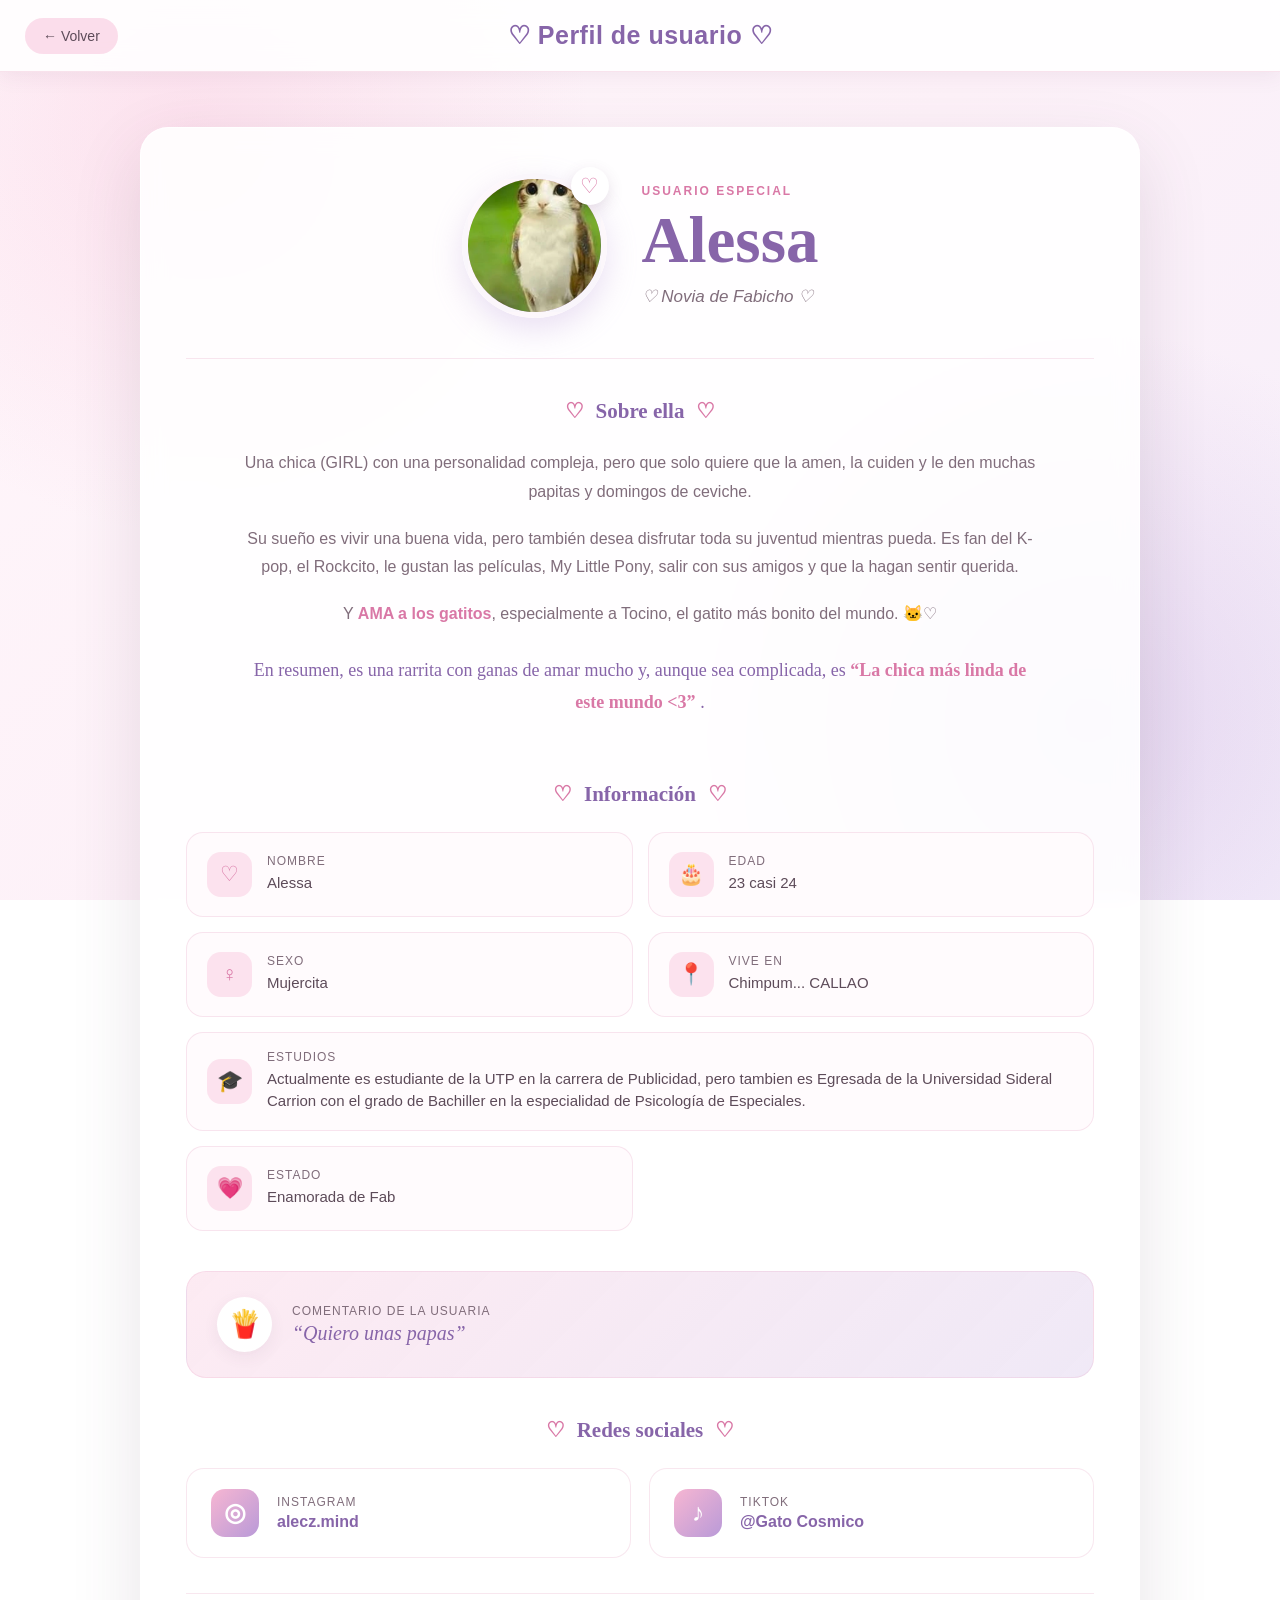
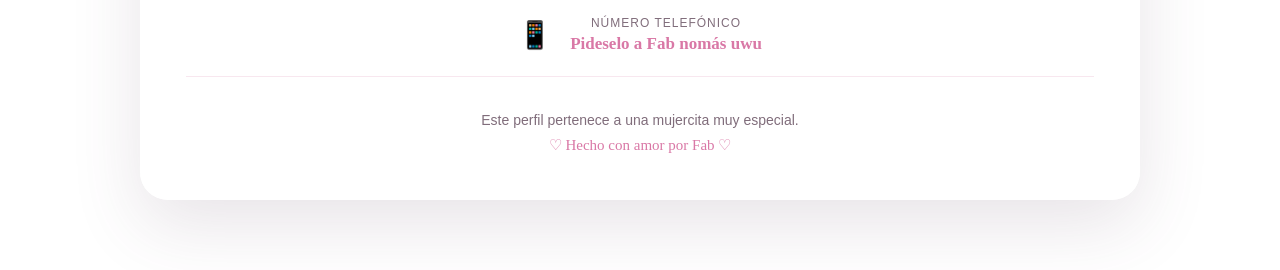
<file: usuario.html>
<!DOCTYPE html>
<html lang="es">

<head>
    <meta charset="UTF-8">
    <meta name="viewport" content="width=device-width, initial-scale=1.0">

    <title>Perfil de Alessa ♡</title>

    <link rel="stylesheet" href="css/usuario.css">
</head>

<body>

    <!-- =========================
         BARRA SUPERIOR
    ========================== -->

    <header class="usuario-header">

        <button
            type="button"
            class="back-button"
            onclick="window.location.href='home.html'"
        >
            ← Volver
        </button>

        <div class="header-title">
            ♡ Perfil de usuario ♡
        </div>

    </header>


    <!-- =========================
         PERFIL
    ========================== -->

    <main class="profile-page">

        <section class="profile-card">


            <!-- =========================
                 CABECERA DEL PERFIL
            ========================== -->

            <div class="profile-top">

                <div class="profile-avatar">

                    <img
                        src="img/1.webp"
                        alt="Foto de perfil de Alessa"
                        class="profile-photo"
                    >

                    <div class="avatar-decoration">
                        ♡
                    </div>

                </div>


                <div class="profile-heading">

                    <p class="profile-label">
                        USUARIO ESPECIAL
                    </p>

                    <h1>
                        Alessa
                    </h1>

                    <p class="profile-status">
                        ♡ Novia de Fabicho ♡
                    </p>

                </div>

            </div>


            <!-- =========================
                 DESCRIPCIÓN
            ========================== -->

            <section class="profile-description">

                <div class="section-title">
                    <span>♡</span>
                    Sobre ella
                    <span>♡</span>
                </div>


                <p>
                    Una chica (GIRL) con una personalidad compleja,
                    pero que solo quiere que la amen, la cuiden y le
                    den muchas papitas y domingos de ceviche.
                </p>


                <p>
                    Su sueño es vivir una buena vida, pero también
                    desea disfrutar toda su juventud mientras pueda.
                    Es fan del K-pop, el Rockcito, le gustan las
                    películas, My Little Pony, salir con sus amigos
                    y que la hagan sentir querida.
                </p>


                <p>
                    Y <strong>AMA a los gatitos</strong>, especialmente
                    a Tocino, el gatito más bonito del mundo. 🐱♡
                </p>


                <p class="description-final">
                    En resumen, es una rarrita con ganas de amar mucho
                    y, aunque sea complicada, es
                    <strong>
                        “La chica más linda de este mundo &lt;3”
                    </strong>.
                </p>

            </section>


            <!-- =========================
                 INFORMACIÓN
            ========================== -->

            <section class="profile-information">

                <div class="section-title">
                    <span>♡</span>
                    Información
                    <span>♡</span>
                </div>


                <div class="info-grid">


                    <!-- NOMBRE -->

                    <article class="info-item">

                        <div class="info-icon">
                            ♡
                        </div>

                        <div class="info-content">

                            <span class="info-label">
                                Nombre
                            </span>

                            <span class="info-value">
                                Alessa
                            </span>

                        </div>

                    </article>


                    <!-- EDAD -->

                    <article class="info-item">

                        <div class="info-icon">
                            🎂
                        </div>

                        <div class="info-content">

                            <span class="info-label">
                                Edad
                            </span>

                            <span class="info-value">
                                23 casi 24
                            </span>

                        </div>

                    </article>


                    <!-- SEXO -->

                    <article class="info-item">

                        <div class="info-icon">
                            ♀
                        </div>

                        <div class="info-content">

                            <span class="info-label">
                                Sexo
                            </span>

                            <span class="info-value">
                                Mujercita
                            </span>

                        </div>

                    </article>


                    <!-- UBICACIÓN -->

                    <article class="info-item">

                        <div class="info-icon">
                            📍
                        </div>

                        <div class="info-content">

                            <span class="info-label">
                                Vive en
                            </span>

                            <span class="info-value">
                                Chimpum... CALLAO
                            </span>

                        </div>

                    </article>


                    <!-- ESTUDIOS -->

                    <article class="info-item wide-item">

                        <div class="info-icon">
                            🎓
                        </div>

                        <div class="info-content">

                            <span class="info-label">
                                Estudios
                            </span>

                            <span class="info-value">
                                Actualmente es estudiante de la UTP en 
                                la carrera de Publicidad, pero tambien 
                                es Egresada de la Universidad Sideral Carrion
                                con el grado de Bachiller en la especialidad de 
                                Psicología de Especiales.
                            </span>

                        </div>

                    </article>


                    <!-- ESTADO -->

                    <article class="info-item">

                        <div class="info-icon">
                            💗
                        </div>

                        <div class="info-content">

                            <span class="info-label">
                                Estado
                            </span>

                            <span class="info-value">
                                Enamorada de Fab
                            </span>

                        </div>

                    </article>


                </div>

            </section>


            <!-- =========================
                 COMENTARIO
            ========================== -->

            <section class="comment-box">

                <div class="comment-icon">
                    🍟
                </div>

                <div class="comment-content">

                    <span class="comment-label">
                        Comentario de la usuaria
                    </span>

                    <p>
                        “Quiero unas papas”
                    </p>

                </div>

            </section>


            <!-- =========================
                 REDES SOCIALES
            ========================== -->

            <section class="social-section">

                <div class="section-title">
                    <span>♡</span>
                    Redes sociales
                    <span>♡</span>
                </div>


                <div class="social-grid">


                    <!-- INSTAGRAM -->

                    <div class="social-card instagram">

                        <div class="social-icon">
                            ◎
                        </div>

                        <div>

                            <span class="social-name">
                                Instagram
                            </span>

                            <span class="social-user">
                                alecz.mind
                            </span>

                        </div>

                    </div>


                    <!-- TIKTOK -->

                    <div class="social-card tiktok">

                        <div class="social-icon">
                            ♪
                        </div>

                        <div>

                            <span class="social-name">
                                TikTok
                            </span>

                            <span class="social-user">
                                @Gato Cosmico
                            </span>

                        </div>

                    </div>


                </div>

            </section>


            <!-- =========================
                 NÚMERO
            ========================== -->

            <section class="phone-box">

                <div class="phone-icon">
                    📱
                </div>

                <div class="phone-text">

                    <span>
                        Número telefónico
                    </span>

                    <strong>
                        Pideselo a Fab nomás uwu
                    </strong>

                </div>

            </section>


            <!-- =========================
                 FOOTER
            ========================== -->

            <div class="profile-footer">

                <p>
                    Este perfil pertenece a una mujercita muy especial.
                </p>

                <span>
                    ♡ Hecho con amor por Fab ♡
                </span>

            </div>


        </section>

    </main>


    <!-- MEOWL -->

    <div id="meowl-container"></div>


    <script src="js/usuario.js"></script>

</body>

</html>
</file>
<file: css/style.css>
* {
    margin: 0;
    padding: 0;
    box-sizing: border-box;
}

:root {
    --pink: #f3a6c8;
    --pink-dark: #d96d9f;
    --pink-light: #fff0f7;

    --purple: #b79ad8;
    --purple-dark: #8763a8;
    --purple-light: #f3edfa;

    --white: #ffffff;

    --text: #5d4a59;
    --text-light: #8d7887;

    --border: #eadde8;

    --shadow:
        0 20px 50px rgba(80, 50, 80, 0.25);
}


/* =========================================================
   CONFIGURACIÓN GENERAL
========================================================= */

html {
    scroll-behavior: smooth;
}

body {
    min-height: 100vh;

    font-family:
        "Segoe UI",
        Arial,
        sans-serif;

    color: var(--text);
}

img {
    max-width: 100%;
}


/* =========================================================
   PÁGINA DE LOGIN
========================================================= */

.login-page {
    min-height: 100vh;
    width: 100%;

    display: flex;
    align-items: center;
    justify-content: center;

    position: relative;

    overflow: hidden;

    padding: 30px;

    background-image:
        linear-gradient(
            rgba(255, 240, 248, 0.55),
            rgba(245, 237, 250, 0.65)
        ),
        url("../img/Raasiel.jpg");

    background-size: cover;
    background-position: center;
    background-repeat: no-repeat;

    background-attachment: fixed;
}


/* =========================================================
   CAPA SUAVE SOBRE EL FONDO
========================================================= */

.login-page::before {
    content: "";

    position: absolute;

    inset: 0;

    background:
        radial-gradient(
            circle at 15% 20%,
            rgba(243, 166, 200, 0.25),
            transparent 30%
        ),
        radial-gradient(
            circle at 85% 80%,
            rgba(183, 154, 216, 0.25),
            transparent 30%
        );

    pointer-events: none;
}


/* =========================================================
   CONTENEDOR
========================================================= */

.login-container {
    width: 100%;

    max-width: 430px;

    position: relative;

    z-index: 2;
}


/* =========================================================
   TARJETA
========================================================= */

.login-card {
    width: 100%;

    position: relative;

    padding: 38px 35px;

    text-align: center;

    background:
        rgba(255, 255, 255, 0.90);

    backdrop-filter: blur(15px);

    -webkit-backdrop-filter: blur(15px);

    border:
        1px solid
        rgba(255, 255, 255, 0.85);

    border-radius: 30px;

    box-shadow:
        var(--shadow);

    animation:
        cardAppear
        0.8s
        ease
        forwards;
}


/* =========================================================
   PASOS DEL LOGIN
========================================================= */

.login-step {
    display: none;
}

.login-step.active {
    display: block;

    animation:
        stepAppear
        0.45s
        ease;
}


/* =========================================================
   DECORACIÓN
========================================================= */

.login-decoration {
    font-size: 26px;

    color:
        var(--pink-dark);

    margin-bottom: 15px;

    display: inline-block;

    animation:
        heartbeat
        2s
        infinite;
}


/* =========================================================
   FOTO
========================================================= */

.login-photo-container {
    width: 145px;
    height: 145px;

    margin:
        0 auto 22px;

    padding: 5px;

    border-radius: 50%;

    background:
        linear-gradient(
            135deg,
            var(--pink),
            var(--purple)
        );

    box-shadow:
        0 10px 25px
        rgba(210, 120, 170, 0.30);

    transition:
        transform 0.3s ease;
}

.login-photo-container:hover {
    transform:
        scale(1.04)
        rotate(2deg);
}

.login-photo {
    width: 100%;
    height: 100%;

    object-fit: cover;

    display: block;

    border:
        4px solid
        white;

    border-radius: 50%;
}


/* =========================================================
   TÍTULO
========================================================= */

.login-card h1 {
    font-family:
        Georgia,
        "Times New Roman",
        serif;

    font-size: 32px;

    font-weight: 600;

    color:
        var(--purple-dark);

    margin-bottom: 10px;
}


/* =========================================================
   SUBTÍTULO
========================================================= */

.login-subtitle {
    color:
        var(--text-light);

    font-size: 14px;

    line-height: 1.6;

    max-width: 320px;

    margin:
        0 auto 28px;
}


/* =========================================================
   MENSAJE DE CONTRASEÑA
========================================================= */

.password-icon {
    font-size: 50px;

    margin-bottom: 15px;

    animation:
        lockAppear
        0.6s
        ease;
}

.password-message {
    color:
        var(--text-light);

    font-size: 16px;

    line-height: 1.6;

    margin:
        0 auto 28px;

    font-style: italic;
}


/* =========================================================
   INPUT
========================================================= */

.input-group {
    width: 100%;

    text-align: left;

    margin-bottom: 18px;
}

.input-group label {
    display: block;

    margin-bottom: 7px;

    font-size: 13px;

    font-weight: 700;

    letter-spacing: 0.5px;

    color:
        var(--purple-dark);
}

.input-group input {
    width: 100%;

    padding:
        13px
        15px;

    border:
        1px solid
        var(--border);

    border-radius: 14px;

    background:
        #fffafd;

    color:
        var(--text);

    font-family:
        inherit;

    font-size: 14px;

    outline: none;

    transition:
        border-color 0.25s ease,
        box-shadow 0.25s ease,
        transform 0.25s ease;
}

.input-group input::placeholder {
    color:
        #b8a9b5;
}

.input-group input:focus {
    border-color:
        var(--pink);

    box-shadow:
        0 0 0 4px
        rgba(243, 166, 200, 0.12);
}


/* =========================================================
   MENSAJE DE ERROR
========================================================= */

.login-error {
    min-height: 20px;

    margin:
        0 0 8px;

    padding:
        0 4px;

    color:
        #c96891;

    font-size: 13px;

    line-height: 1.5;
}


/* =========================================================
   ERROR DEL INPUT
========================================================= */

.input-error {
    border-color:
        var(--pink-dark) !important;

    box-shadow:
        0 0 0 4px
        rgba(217, 109, 159, 0.10) !important;

    animation:
        inputShake
        0.35s
        ease;
}


/* =========================================================
   BOTÓN PRINCIPAL
========================================================= */

.login-button {
    width: 100%;

    padding:
        14px
        18px;

    border: none;

    border-radius: 15px;

    background:
        linear-gradient(
            135deg,
            var(--pink),
            var(--purple)
        );

    color:
        white;

    font-family:
        inherit;

    font-size: 15px;

    font-weight: 700;

    cursor: pointer;

    box-shadow:
        0 8px 20px
        rgba(190, 120, 170, 0.25);

    transition:
        transform 0.25s ease,
        box-shadow 0.25s ease,
        filter 0.25s ease;
}

.login-button:hover {
    transform:
        translateY(-3px);

    box-shadow:
        0 12px 25px
        rgba(190, 120, 170, 0.30);

    filter:
        brightness(1.03);
}

.login-button:active {
    transform:
        scale(0.97);
}


/* =========================================================
   BOTÓN VOLVER
========================================================= */

.back-button {
    width: 100%;

    margin-top: 12px;

    padding: 10px;

    border: none;

    background: transparent;

    color:
        var(--text-light);

    font-family:
        inherit;

    font-size: 13px;

    cursor: pointer;

    transition:
        color 0.25s ease;
}

.back-button:hover {
    color:
        var(--pink-dark);
}


/* =========================================================
   ALERTA GRANDE
========================================================= */

.success-alert-overlay {
    position: fixed;

    inset: 0;

    z-index: 100;

    display: flex;

    align-items: center;
    justify-content: center;

    padding: 25px;

    background:
        rgba(60, 35, 60, 0.45);

    backdrop-filter: blur(8px);

    -webkit-backdrop-filter: blur(8px);

    opacity: 0;

    visibility: hidden;

    transition:
        opacity 0.35s ease,
        visibility 0.35s ease;
}

.success-alert-overlay.show {
    opacity: 1;

    visibility: visible;
}


/* =========================================================
   CAJA DE ALERTA
========================================================= */

.success-alert {
    width: 100%;

    max-width: 390px;

    padding:
        40px
        32px;

    text-align: center;

    background:
        rgba(255, 255, 255, 0.97);

    border-radius: 30px;

    box-shadow:
        0 25px 70px
        rgba(50, 30, 60, 0.30);

    transform:
        scale(0.75)
        translateY(20px);

    transition:
        transform 0.4s
        cubic-bezier(
            0.175,
            0.885,
            0.32,
            1.275
        );
}

.success-alert-overlay.show
.success-alert {
    transform:
        scale(1)
        translateY(0);
}


/* =========================================================
   GATO DE LA ALERTA
========================================================= */

.success-alert-cat {
    font-size: 65px;

    margin-bottom: 5px;

    animation:
        catBounce
        1s
        ease
        infinite;
}


/* =========================================================
   CORAZÓN
========================================================= */

.success-alert-heart {
    font-size: 35px;

    color:
        var(--pink-dark);

    margin-bottom: 8px;

    animation:
        heartbeat
        1.5s
        infinite;
}


/* =========================================================
   TÍTULO ALERTA
========================================================= */

.success-alert h2 {
    font-family:
        Georgia,
        "Times New Roman",
        serif;

    font-size: 27px;

    color:
        var(--purple-dark);

    margin-bottom: 12px;
}


/* =========================================================
   TEXTO ALERTA
========================================================= */

.success-alert p {
    font-size: 15px;

    color:
        var(--text-light);

    line-height: 1.6;

    margin-bottom: 25px;
}


/* =========================================================
   PIE
========================================================= */

.login-footer {
    margin-top: 25px;

    display: flex;

    justify-content: center;
    align-items: center;

    gap: 8px;

    font-size: 12px;

    color:
        #ad9ca9;
}


/* =========================================================
   CORAZONES FLOTANTES
========================================================= */

.floating-heart {
    position: absolute;

    color:
        rgba(
            217,
            109,
            159,
            0.45
        );

    font-size: 35px;

    user-select: none;

    pointer-events: none;

    animation:
        floatHeart
        5s
        ease-in-out
        infinite;

    z-index: 1;
}

.heart-1 {
    top: 12%;
    left: 12%;
}

.heart-2 {
    right: 12%;
    bottom: 15%;

    animation-delay:
        1.5s;
}

.heart-3 {
    top: 25%;
    right: 18%;

    font-size: 22px;

    animation-delay:
        3s;
}


/* =========================================================
   ANIMACIONES
========================================================= */

@keyframes cardAppear {

    from {
        opacity: 0;

        transform:
            translateY(25px)
            scale(0.97);
    }

    to {
        opacity: 1;

        transform:
            translateY(0)
            scale(1);
    }
}


@keyframes stepAppear {

    from {
        opacity: 0;

        transform:
            translateX(20px);
    }

    to {
        opacity: 1;

        transform:
            translateX(0);
    }
}


@keyframes heartbeat {

    0%,
    100% {
        transform:
            scale(1);
    }

    50% {
        transform:
            scale(1.2);
    }
}


@keyframes floatHeart {

    0%,
    100% {
        transform:
            translateY(0)
            rotate(-5deg);
    }

    50% {
        transform:
            translateY(-18px)
            rotate(5deg);
    }
}


@keyframes inputShake {

    0%,
    100% {
        transform:
            translateX(0);
    }

    25% {
        transform:
            translateX(-5px);
    }

    50% {
        transform:
            translateX(5px);
    }

    75% {
        transform:
            translateX(-3px);
    }
}


@keyframes lockAppear {

    from {
        opacity: 0;

        transform:
            scale(0.5)
            rotate(-10deg);
    }

    to {
        opacity: 1;

        transform:
            scale(1)
            rotate(0);
    }
}


@keyframes catBounce {

    0%,
    100% {
        transform:
            translateY(0);
    }

    50% {
        transform:
            translateY(-7px);
    }
}


/* =========================================================
   TABLETS
========================================================= */

@media (max-width: 768px) {

    .login-page {
        padding:
            25px;
    }

    .login-card {
        padding:
            35px
            30px;
    }
}


/* =========================================================
   CELULARES
========================================================= */

@media (max-width: 600px) {

    .login-page {
        padding:
            18px;

        background-attachment:
            scroll;
    }

    .login-container {
        max-width:
            100%;
    }

    .login-card {
        padding:
            30px
            23px;

        border-radius:
            25px;
    }

    .login-decoration {
        font-size:
            23px;

        margin-bottom:
            12px;
    }

    .login-photo-container {
        width:
            125px;

        height:
            125px;

        margin-bottom:
            19px;
    }

    .login-card h1 {
        font-size:
            27px;
    }

    .login-subtitle {
        font-size:
            13px;

        margin-bottom:
            24px;
    }

    .password-icon {
        font-size:
            44px;
    }

    .password-message {
        font-size:
            14px;
    }

    .input-group {
        margin-bottom:
            16px;
    }

    .input-group label {
        font-size:
            12px;
    }

    .input-group input {
        padding:
            13px
            14px;

        font-size:
            14px;
    }

    .login-button {
        padding:
            14px;
    }

    .floating-heart {
        display:
            none;
    }

    .success-alert {
        padding:
            35px
            25px;

        border-radius:
            25px;
    }

    .success-alert-cat {
        font-size:
            55px;
    }

    .success-alert h2 {
        font-size:
            24px;
    }
}


/* =========================================================
   CELULARES PEQUEÑOS
========================================================= */

@media (max-width: 380px) {

    .login-page {
        padding:
            12px;
    }

    .login-card {
        padding:
            26px
            18px;

        border-radius:
            22px;
    }

    .login-photo-container {
        width:
            110px;

        height:
            110px;
    }

    .login-card h1 {
        font-size:
            24px;
    }

    .login-subtitle {
        font-size:
            12px;
    }

    .success-alert {
        padding:
            30px
            20px;
    }
}


/* =========================================================
   REDUCIR ANIMACIONES
========================================================= */

@media (prefers-reduced-motion: reduce) {

    *,
    *::before,
    *::after {
        animation-duration:
            0.01ms !important;

        animation-iteration-count:
            1 !important;

        transition-duration:
            0.01ms !important;
    }
.success-message {
    color: var(--purple-dark) !important;

    font-weight: 600;

    animation:
        successAppear
        0.35s
        ease;
}
@keyframes successAppear {

    from {
        opacity: 0;

        transform:
            translateY(5px);
    }

    to {
        opacity: 1;

        transform:
            translateY(0);
    }
}
}
</file>
<file: css/canciones.css>
/* =====================================================
   VARIABLES
===================================================== */

:root {
    --pink: #f6c8df;
    --pink-light: #fff0f7;
    --pink-dark: #d98bb5;

    --purple: #c9b7e8;
    --purple-light: #f3edff;
    --purple-dark: #9a82c7;

    --text: #5d4966;
    --white: #ffffff;

    --shadow:
        0 15px 35px rgba(117, 82, 130, 0.18);
}


/* =====================================================
   RESET
===================================================== */

* {
    margin: 0;
    padding: 0;
    box-sizing: border-box;
}


/* =====================================================
   BODY
===================================================== */

body {

    min-height: 100vh;

    font-family:
        "Segoe UI",
        Tahoma,
        Geneva,
        Verdana,
        sans-serif;

    color: var(--text);

    background-image:
        linear-gradient(
            rgba(255, 239, 248, 0.78),
            rgba(239, 231, 250, 0.82)
        ),
        url("../img/gatitos.jpg");

    background-size: cover;
    background-position: center;
    background-attachment: fixed;

    overflow-x: hidden;
}


/* =====================================================
   BOTÓN VOLVER
===================================================== */

.back-button {

    position: fixed;

    top: 25px;
    left: 25px;

    z-index: 1000;

    border: none;

    padding: 12px 20px;

    border-radius: 30px;

    background: rgba(255, 255, 255, 0.88);

    color: var(--purple-dark);

    font-size: 14px;
    font-weight: 600;

    cursor: pointer;

    box-shadow:
        0 6px 20px rgba(100, 70, 120, 0.15);

    transition:
        transform 0.25s ease,
        box-shadow 0.25s ease,
        background 0.25s ease;
}

.back-button:hover {

    transform: translateY(-3px);

    background: white;

    box-shadow:
        0 10px 25px rgba(100, 70, 120, 0.22);
}


/* =====================================================
   PÁGINA
===================================================== */

.songs-page {

    width: 100%;

    min-height: 100vh;

    padding:
        80px 20px
        60px;

    display: flex;

    flex-direction: column;

    align-items: center;
}


/* =====================================================
   HEADER
===================================================== */

.songs-header {

    text-align: center;

    margin-bottom: 30px;

    animation:
        headerAppear 0.8s ease;
}

.small-heart {

    color: var(--pink-dark);

    font-size: 18px;

    letter-spacing: 8px;

    margin-bottom: 8px;
}

.songs-header h1 {

    font-family:
        Georgia,
        "Times New Roman",
        serif;

    font-size: clamp(35px, 6vw, 58px);

    color: #795b82;

    font-weight: 600;

    margin-bottom: 10px;
}

.subtitle {

    font-size: 16px;

    color: #806d88;

    max-width: 600px;

    margin: auto;

    line-height: 1.6;
}


/* =====================================================
   REPRODUCTOR
===================================================== */

.music-player {

    position: relative;

    width: min(760px, 100%);

    padding: 45px 45px 40px;

    background:
        rgba(255, 255, 255, 0.84);

    backdrop-filter: blur(12px);

    border:
        1px solid rgba(255, 255, 255, 0.9);

    border-radius: 35px;

    box-shadow: var(--shadow);

    text-align: center;

    overflow: hidden;

    animation:
        playerAppear 0.9s ease;
}


/* =====================================================
   DECORACIONES
===================================================== */

.player-decoration {

    position: absolute;

    font-size: 25px;

    color: var(--pink-dark);

    opacity: 0.6;

    pointer-events: none;
}

.decoration-one {

    top: 25px;
    left: 35px;

    transform: rotate(-15deg);
}

.decoration-two {

    top: 75px;
    right: 40px;

    color: var(--purple-dark);

    transform: rotate(15deg);
}

.decoration-three {

    bottom: 30px;
    left: 25px;

    transform: rotate(10deg);
}


/* =====================================================
   TOCADISCOS
===================================================== */

.turntable {

    position: relative;

    width: 330px;
    height: 330px;

    margin: 0 auto 25px;
}


/* =====================================================
   DISCO
===================================================== */

.record-wrapper {

    position: absolute;

    left: 50%;
    top: 50%;

    transform:
        translate(-50%, -50%);

    width: 280px;
    height: 280px;

    border-radius: 50%;

    background:
        linear-gradient(
            145deg,
            #f0c8df,
            #d7c8ef
        );

    padding: 10px;

    box-shadow:
        0 12px 25px rgba(100, 70, 120, 0.2);
}

.record {

    position: relative;

    width: 100%;
    height: 100%;

    border-radius: 50%;

    background:
        radial-gradient(
            circle at center,

            #f7d5e8 0 8%,

            #b48ac2 8.5% 10%,

            #2d2932 10.5% 11%,

            #16151a 11.5% 20%,

            #242027 20.5% 21%,

            #111015 21.5% 30%,

            #252029 30.5% 31%,

            #111015 31.5% 40%,

            #252029 40.5% 41%,

            #111015 41.5% 50%,

            #252029 50.5% 51%,

            #111015 51.5% 60%,

            #252029 60.5% 61%,

            #111015 61.5% 70%,

            #252029 70.5% 71%,

            #111015 71.5% 80%,

            #252029 80.5% 81%,

            #111015 81.5% 90%,

            #252029 90.5% 91%,

            #111015 91.5% 100%
        );

    box-shadow:
        inset 0 0 25px rgba(255, 255, 255, 0.08);

    transition:
        transform 0.3s ease;
}


/* =====================================================
   BRILLO DEL DISCO
===================================================== */

.record::before {

    content: "";

    position: absolute;

    inset: 0;

    border-radius: 50%;

    background:
        linear-gradient(
            135deg,
            rgba(255,255,255,0.22),
            transparent 35%,
            transparent 65%,
            rgba(255,255,255,0.05)
        );

    pointer-events: none;
}


/* =====================================================
   CENTRO DEL DISCO
===================================================== */

.record-center {

    position: absolute;

    width: 58px;
    height: 58px;

    top: 50%;
    left: 50%;

    transform:
        translate(-50%, -50%);

    border-radius: 50%;

    background:
        linear-gradient(
            135deg,
            #f6c8df,
            #cbb8e8
        );

    display: flex;

    align-items: center;
    justify-content: center;

    box-shadow:
        0 3px 8px rgba(0,0,0,0.2);
}

.record-label {

    color: white;

    font-size: 25px;

    text-shadow:
        0 2px 5px rgba(0,0,0,0.15);
}


/* =====================================================
   DISCO GIRANDO
===================================================== */

.record.playing {

    animation:
        spinRecord 4s linear infinite;
}


/* =====================================================
   BRAZO DEL TOCADISCOS
===================================================== */

.record-arm {

    position: absolute;

    width: 100px;
    height: 100px;

    right: 5px;
    top: 5px;

    transform:
        rotate(-8deg);

    transform-origin:
        80% 20%;

    z-index: 5;
}

.arm-base {

    position: absolute;

    right: 0;
    top: 0;

    width: 42px;
    height: 42px;

    border-radius: 50%;

    background:
        linear-gradient(
            135deg,
            #d6c2df,
            #a995b8
        );

    box-shadow:
        0 5px 10px rgba(80,60,90,0.18);
}

.arm-line {

    position: absolute;

    width: 72px;
    height: 7px;

    top: 30px;
    right: 22px;

    border-radius: 10px;

    background:
        linear-gradient(
            to right,
            #b5a1c0,
            #8f7c99
        );

    transform:
        rotate(50deg);

    transform-origin: right center;
}

.needle {

    position: absolute;

    width: 13px;
    height: 22px;

    top: 68px;
    right: 70px;

    background:
        #8d758f;

    border-radius:
        3px 3px 7px 7px;

    transform:
        rotate(50deg);
}


/* =====================================================
   INFORMACIÓN DE LA CANCIÓN
===================================================== */

.song-information {

    margin-top: 5px;

    min-height: 90px;
}

.playing-label {

    font-size: 10px;

    letter-spacing: 3px;

    color: var(--pink-dark);

    font-weight: 700;

    margin-bottom: 7px;
}

.song-information h2 {

    font-family:
        Georgia,
        "Times New Roman",
        serif;

    font-size: 27px;

    color: #765779;

    margin-bottom: 5px;
}

.song-information p:last-child {

    color: #927f98;

    font-size: 15px;
}


/* =====================================================
   CONTROLES
===================================================== */

.player-controls {

    display: flex;

    align-items: center;
    justify-content: center;

    gap: 22px;

    margin:
        18px 0 20px;
}

.control-button,
.play-button {

    border: none;

    cursor: pointer;

    display: flex;

    align-items: center;
    justify-content: center;

    transition:
        transform 0.2s ease,
        box-shadow 0.2s ease;
}

.control-button {

    width: 45px;
    height: 45px;

    border-radius: 50%;

    background:
        var(--purple-light);

    color:
        var(--purple-dark);

    font-size: 18px;
}

.play-button {

    width: 62px;
    height: 62px;

    border-radius: 50%;

    background:
        linear-gradient(
            135deg,
            var(--pink),
            var(--purple)
        );

    color: white;

    font-size: 22px;

    padding-left: 3px;

    box-shadow:
        0 8px 20px rgba(180, 130, 190, 0.3);
}

.control-button:hover,
.play-button:hover {

    transform:
        translateY(-3px) scale(1.05);
}

.control-button:active,
.play-button:active {

    transform:
        scale(0.94);
}


/* =====================================================
   BARRA DE PROGRESO
===================================================== */

.progress-area {

    display: grid;

    grid-template-columns:
        42px 1fr 42px;

    align-items: center;

    gap: 10px;

    margin-bottom: 30px;
}

.progress-area span {

    font-size: 11px;

    color: #927f98;
}


/* =====================================================
   RANGE
===================================================== */

#progressBar {

    width: 100%;

    height: 5px;

    appearance: none;

    border-radius: 10px;

    background:
        #eadff0;

    cursor: pointer;
}

#progressBar::-webkit-slider-thumb {

    appearance: none;

    width: 14px;
    height: 14px;

    border-radius: 50%;

    background:
        var(--pink-dark);

    cursor: pointer;
}

#progressBar::-moz-range-thumb {

    width: 14px;
    height: 14px;

    border: none;

    border-radius: 50%;

    background:
        var(--pink-dark);

    cursor: pointer;
}


/* =====================================================
   PLAYLIST
===================================================== */

.playlist-container {

    text-align: left;

    margin-top: 5px;
}

.playlist-title {

    text-align: center;

    font-family:
        Georgia,
        "Times New Roman",
        serif;

    font-size: 18px;

    color: #795b82;

    margin-bottom: 15px;
}

.playlist-title span {

    color: var(--pink-dark);

    margin:
        0 8px;
}

.playlist {

    display: flex;

    flex-direction: column;

    gap: 8px;

    max-height: 350px;

    overflow-y: auto;

    padding-right: 5px;
}


/* =====================================================
   CANCIONES INDIVIDUALES
===================================================== */

.song-item {

    width: 100%;

    display: flex;

    align-items: center;

    gap: 13px;

    padding: 11px 14px;

    border-radius: 15px;

    border:
        1px solid transparent;

    background:
        rgba(249, 242, 251, 0.7);

    cursor: pointer;

    transition:
        transform 0.2s ease,
        background 0.2s ease,
        border 0.2s ease;
}

.song-item:hover {

    transform:
        translateX(4px);

    background:
        rgba(255,255,255,0.95);

    border-color:
        rgba(217,139,181,0.25);
}

.song-item.active {

    background:
        linear-gradient(
            90deg,
            rgba(246,200,223,0.55),
            rgba(201,183,232,0.45)
        );

    border-color:
        rgba(217,139,181,0.35);
}

.song-number {

    width: 30px;

    text-align: center;

    font-size: 12px;

    color:
        var(--pink-dark);

    font-weight: 700;
}

.song-item.active .song-number {

    color:
        var(--purple-dark);
}

.song-details {

    flex: 1;

    min-width: 0;
}

.song-name {

    font-size: 14px;

    font-weight: 600;

    color: #6f5977;

    white-space: nowrap;

    overflow: hidden;

    text-overflow: ellipsis;
}

.song-artist {

    font-size: 11px;

    color: #9b8ba0;

    margin-top: 2px;
}

.song-play-icon {

    width: 30px;

    text-align: center;

    color:
        var(--purple-dark);

    font-size: 13px;
}


/* =====================================================
   SCROLL DE PLAYLIST
===================================================== */

.playlist::-webkit-scrollbar {

    width: 6px;
}

.playlist::-webkit-scrollbar-track {

    background:
        rgba(230,220,235,0.4);

    border-radius: 10px;
}

.playlist::-webkit-scrollbar-thumb {

    background:
        var(--pink);

    border-radius: 10px;
}


/* =====================================================
   MEOWL
===================================================== */

#meowlContainer {

    position: fixed;

    inset: 0;

    pointer-events: none;

    z-index: 5000;

    overflow: hidden;
}

.meowl-click {

    position: absolute;

    width: 55px;
    height: 55px;

    object-fit: contain;

    pointer-events: none;

    animation:
        meowlPop 0.9s ease-out forwards;
}


/* =====================================================
   ANIMACIONES
===================================================== */

@keyframes spinRecord {

    from {
        transform: rotate(0deg);
    }

    to {
        transform: rotate(360deg);
    }
}

@keyframes meowlPop {

    0% {

        opacity: 0;

        transform:
            translate(-50%, -50%)
            scale(0.2)
            rotate(-15deg);
    }

    20% {

        opacity: 1;

        transform:
            translate(-50%, -50%)
            scale(1.15)
            rotate(8deg);
    }

    60% {

        opacity: 1;

        transform:
            translate(-50%, -65%)
            scale(1)
            rotate(-4deg);
    }

    100% {

        opacity: 0;

        transform:
            translate(-50%, -100%)
            scale(0.75)
            rotate(8deg);
    }
}

@keyframes headerAppear {

    from {

        opacity: 0;

        transform:
            translateY(-20px);
    }

    to {

        opacity: 1;

        transform:
            translateY(0);
    }
}

@keyframes playerAppear {

    from {

        opacity: 0;

        transform:
            translateY(25px)
            scale(0.97);
    }

    to {

        opacity: 1;

        transform:
            translateY(0)
            scale(1);
    }
}


/* =====================================================
   TABLET
===================================================== */

@media (max-width: 700px) {

    .music-player {

        padding:
            35px 25px;
    }

    .turntable {

        width: 290px;
        height: 290px;
    }

    .record-wrapper {

        width: 245px;
        height: 245px;
    }

    .record-arm {

        right: -2px;
        top: 0;
    }
}


/* =====================================================
   CELULAR
===================================================== */

@media (max-width: 500px) {

    .songs-page {

        padding:
            75px 12px 40px;
    }

    .back-button {

        top: 15px;
        left: 15px;

        padding:
            9px 15px;

        font-size: 12px;
    }

    .songs-header {

        margin-bottom: 20px;
    }

    .songs-header h1 {

        font-size: 35px;
    }

    .subtitle {

        font-size: 13px;

        padding:
            0 15px;
    }

    .music-player {

        border-radius: 25px;

        padding:
            30px 16px;
    }

    .turntable {

        width: 255px;
        height: 255px;
    }

    .record-wrapper {

        width: 215px;
        height: 215px;
    }

    .record-arm {

        transform:
            rotate(-10deg)
            scale(0.85);

        right: -5px;
        top: -5px;
    }

    .song-information h2 {

        font-size: 23px;
    }

    .player-controls {

        gap: 17px;
    }

    .playlist {

        max-height: 300px;
    }

    .song-item {

        padding:
            10px 9px;
    }

    .song-name {

        font-size: 13px;
    }
}
</file>
<file: css/carta.css>
:root {
    --pink: #f7b6d2;
    --pink-dark: #d978a6;
    --purple: #b99ad8;
    --purple-dark: #8765a9;
    --cream: #fffafc;
    --text: #5d4b59;
    --soft-text: #806d7b;
    --white: rgba(255, 255, 255, 0.94);
}


/* =========================
   GENERAL
========================= */

* {
    box-sizing: border-box;
    margin: 0;
    padding: 0;
}

html {
    scroll-behavior: smooth;
}

body {
    min-height: 100vh;

    font-family:
        "Georgia",
        "Times New Roman",
        serif;

    color: var(--text);

    background:
        linear-gradient(
            135deg,
            #fff7fb 0%,
            #fdf1f8 45%,
            #f5effb 100%
        );

    background-attachment: fixed;
}


/* =========================
   HEADER
========================= */

.carta-header {
    position: sticky;
    top: 0;
    z-index: 100;

    width: 100%;

    min-height: 72px;

    display: flex;
    align-items: center;
    justify-content: center;

    padding: 12px 30px;

    background: rgba(255, 255, 255, 0.88);

    backdrop-filter: blur(12px);

    border-bottom: 1px solid rgba(217, 120, 166, 0.2);

    box-shadow:
        0 4px 20px rgba(100, 60, 100, 0.08);
}


/* =========================
   TITULO DEL HEADER
========================= */

.header-title {
    font-size: 25px;
    font-weight: bold;

    color: var(--purple-dark);

    letter-spacing: 0.5px;
}


/* =========================
   BOTON VOLVER
========================= */

.back-button {
    position: absolute;
    left: 25px;

    padding: 10px 18px;

    border: none;
    border-radius: 20px;

    background: rgba(247, 182, 210, 0.45);

    color: var(--text);

    font-family: inherit;
    font-size: 14px;

    cursor: pointer;

    transition:
        transform 0.2s ease,
        background 0.2s ease;
}

.back-button:hover {
    transform: translateX(-3px);

    background: rgba(247, 182, 210, 0.75);
}


/* =========================
   CONTENEDOR PRINCIPAL
========================= */

.carta-page {
    width: 100%;

    min-height: calc(100vh - 72px);

    display: flex;
    align-items: center;
    justify-content: center;

    padding: 55px 6%;
}


/* =========================
   CARTA + FOTO
========================= */

.carta-layout {
    width: min(1250px, 100%);

    display: grid;

    grid-template-columns:
        minmax(0, 1.35fr)
        minmax(300px, 0.65fr);

    gap: 55px;

    align-items: center;
}


/* =========================
   CARTA
========================= */

.carta-paper {
    position: relative;

    width: 100%;

    padding: 55px 65px;

    background:
        linear-gradient(
            rgba(255, 255, 255, 0.98),
            rgba(255, 250, 253, 0.98)
        );

    border-radius: 10px;

    box-shadow:
        0 18px 50px rgba(91, 62, 91, 0.16),
        0 3px 8px rgba(91, 62, 91, 0.08);

    border: 1px solid rgba(217, 120, 166, 0.16);
}


/* =========================
   BORDE INTERIOR
========================= */

.carta-paper::before {
    content: "";

    position: absolute;

    inset: 10px;

    border: 1px solid rgba(185, 154, 216, 0.22);

    border-radius: 6px;

    pointer-events: none;
}


/* =========================
   DECORACIONES
========================= */

.paper-decoration {
    position: absolute;

    font-size: 24px;

    color: var(--pink-dark);

    opacity: 0.7;

    z-index: 3;
}

.top-decoration {
    top: 22px;
    left: 30px;
}

.bottom-decoration {
    bottom: 22px;
    right: 30px;
}


/* =========================
   ENCABEZADO DE LA CARTA
========================= */

.carta-small-title {
    margin-bottom: 8px;

    text-align: center;

    color: var(--pink-dark);

    font-size: 15px;

    font-style: italic;

    letter-spacing: 1px;
}

.carta-paper h1 {
    margin-bottom: 18px;

    text-align: center;

    font-size: clamp(30px, 4vw, 45px);

    color: var(--purple-dark);

    font-weight: 600;
}


/* =========================
   LINEA DECORATIVA
========================= */

.carta-line {
    width: 90px;
    height: 2px;

    margin: 0 auto 35px;

    background:
        linear-gradient(
            90deg,
            transparent,
            var(--pink),
            var(--purple),
            transparent
        );
}


/* =========================
   TEXTO DE LA CARTA
========================= */

.carta-text {
    position: relative;
    z-index: 2;

    font-size: 17px;

    line-height: 1.9;

    text-align: justify;
}

.carta-text p {
    margin-bottom: 22px;
}

.carta-text strong {
    color: var(--pink-dark);
}


/* =========================
   PARRAFOS FINALES
========================= */

.final-paragraph {
    text-align: center;

    font-size: 18px;

    color: var(--purple-dark);

    font-weight: 500;
}


/* =========================
   FIRMA
========================= */

.signature-text {
    margin-top: 35px;

    margin-bottom: 8px !important;

    text-align: center;

    font-size: 21px;

    color: var(--pink-dark);

    font-weight: bold;
}

.signature {
    text-align: center;

    color: var(--soft-text);

    font-size: 17px;

    line-height: 1.7;
}


/* =========================
   FOTO
========================= */

.carta-photo-container {
    width: 100%;

    display: flex;
    flex-direction: column;

    align-items: center;
    justify-content: center;

    text-align: center;
}


/* =========================
   MARCO DE FOTO
========================= */

.photo-frame {
    width: min(390px, 100%);

    padding: 16px 16px 22px;

    background: white;

    box-shadow:
        0 18px 40px rgba(75, 52, 80, 0.2);

    transform: rotate(2deg);

    transition:
        transform 0.35s ease,
        box-shadow 0.35s ease;
}

.photo-frame:hover {
    transform:
        rotate(0deg)
        translateY(-7px);

    box-shadow:
        0 25px 50px rgba(75, 52, 80, 0.25);
}


/* =========================
   FOTO
========================= */

.carta-photo {
    display: block;

    width: 100%;

    aspect-ratio: 4 / 5;

    object-fit: cover;

    border-radius: 2px;
}


/* =========================
   TEXTO DEBAJO DE FOTO
========================= */

.photo-caption {
    display: flex;

    justify-content: space-between;
    align-items: center;

    padding: 13px 4px 0;

    color: var(--text);

    font-family:
        "Segoe Print",
        "Comic Sans MS",
        cursive;

    font-size: 14px;
}

.photo-caption span:last-child {
    color: var(--pink-dark);

    font-size: 20px;
}


/* =========================
   MENSAJE DE LA FOTO
========================= */

.photo-message {
    max-width: 360px;

    margin-top: 32px;

    color: var(--soft-text);

    font-size: 16px;

    line-height: 1.7;

    font-style: italic;
}


/* =========================
   MEOWL
========================= */

#meowl-container {
    position: fixed;

    inset: 0;

    pointer-events: none;

    z-index: 9999;
}

.meowl-click {
    position: absolute;

    width: 75px;

    height: 75px;

    object-fit: contain;

    pointer-events: none;

    animation: meowlPop 0.85s ease forwards;
}


@keyframes meowlPop {

    0% {
        opacity: 0;

        transform:
            translate(-50%, -50%)
            scale(0.2)
            rotate(-15deg);
    }

    25% {
        opacity: 1;

        transform:
            translate(-50%, -50%)
            scale(1.15)
            rotate(5deg);
    }

    65% {
        opacity: 1;

        transform:
            translate(-50%, -60%)
            scale(1)
            rotate(-3deg);
    }

    100% {
        opacity: 0;

        transform:
            translate(-50%, -90%)
            scale(0.7)
            rotate(8deg);
    }
}


/* =========================
   TABLET
========================= */

@media (max-width: 950px) {

    .carta-layout {
        grid-template-columns: 1fr;

        max-width: 760px;

        gap: 50px;
    }

    .carta-paper {
        padding: 50px;
    }

    .carta-photo-container {
        max-width: 450px;

        margin: 0 auto;
    }
}


/* =========================
   MOBILE
========================= */

@media (max-width: 600px) {

    .carta-header {
        min-height: 65px;

        padding: 10px 15px;
    }

    .header-title {
        font-size: 19px;
    }

    .back-button {
        left: 12px;

        padding: 8px 12px;

        font-size: 12px;
    }

    .carta-page {
        padding: 30px 15px 45px;
    }

    .carta-layout {
        gap: 35px;
    }

    .carta-paper {
        padding: 42px 25px;
    }

    .carta-paper h1 {
        font-size: 30px;
    }

    .carta-small-title {
        font-size: 13px;
    }

    .carta-text {
        font-size: 15.5px;

        line-height: 1.8;

        text-align: left;
    }

    .carta-text p {
        margin-bottom: 19px;
    }

    .final-paragraph {
        text-align: center;

        font-size: 16px;
    }

    .signature-text {
        font-size: 19px;
    }

    .photo-frame {
        width: min(330px, 90%);
    }

    .photo-message {
        padding: 0 15px;

        font-size: 14px;
    }
}
</file>
<file: css/contador.css>
/* =========================
   VARIABLES
========================= */

:root {
    --pink: #f3a9ca;
    --light-pink: #ffe4ef;
    --soft-pink: #fff3f8;

    --violet: #cbb5e3;
    --dark-violet: #76558f;

    --text: #624c6d;

    --white: #ffffff;
}


/* =========================
   GENERAL
========================= */

* {
    margin: 0;
    padding: 0;
    box-sizing: border-box;
}

html {
    min-height: 100%;
}

body {

    min-height: 100vh;

    font-family:
        "Trebuchet MS",
        Arial,
        sans-serif;

    color: var(--text);

    background-image:
        linear-gradient(
            rgba(255, 244, 250, 0.76),
            rgba(255, 244, 250, 0.76)
        ),
        url("../img/gatitos.jpg");

    background-size: cover;

    background-position: center;

    background-attachment: fixed;

    overflow-x: hidden;
}


/* =========================
   HEADER
========================= */

.contador-header {

    width: 100%;

    min-height: 76px;

    display: flex;

    align-items: center;

    justify-content: space-between;

    padding: 14px 28px;

    background:
        rgba(255, 255, 255, 0.88);

    border-bottom:
        1px solid
        rgba(118, 85, 143, 0.12);

    box-shadow:
        0 4px 20px
        rgba(118, 85, 143, 0.12);

    backdrop-filter: blur(10px);

    position: sticky;

    top: 0;

    z-index: 1000;
}


/* =========================
   BOTÓN VOLVER
========================= */

.back-button {

    border: none;

    padding:
        11px 18px;

    border-radius:
        999px;

    background:
        var(--light-pink);

    color:
        var(--dark-violet);

    font-size:
        14px;

    font-weight:
        bold;

    cursor:
        pointer;

    transition:
        transform 0.25s ease,
        background 0.25s ease,
        box-shadow 0.25s ease;
}

.back-button:hover {

    transform:
        translateX(-3px);

    background:
        #ffd5e7;

    box-shadow:
        0 6px 16px
        rgba(118, 85, 143, 0.15);
}


/* =========================
   TÍTULO HEADER
========================= */

.header-title {

    font-size:
        23px;

    font-weight:
        bold;

    color:
        var(--dark-violet);

    text-align:
        center;
}

.header-space {

    width:
        90px;
}


/* =========================
   CONTENEDOR PRINCIPAL
========================= */

.contador-main {

    min-height:
        calc(100vh - 76px);

    display:
        flex;

    align-items:
        center;

    justify-content:
        center;

    padding:
        55px 20px 70px;
}


/* =========================
   TARJETA
========================= */

.contador-card {

    width:
        min(900px, 94vw);

    padding:
        55px 55px 45px;

    text-align:
        center;

    background:
        rgba(255, 255, 255, 0.92);

    border:
        1px solid
        rgba(255, 255, 255, 0.9);

    border-radius:
        30px;

    box-shadow:
        0 25px 70px
        rgba(91, 57, 104, 0.18);

    backdrop-filter:
        blur(10px);

    position:
        relative;

    overflow:
        hidden;
}


/* =========================
   DECORACIÓN
========================= */

.contador-card::before {

    content:
        "♡";

    position:
        absolute;

    top:
        -35px;

    left:
        30px;

    font-size:
        140px;

    color:
        rgba(243, 169, 202, 0.13);

    transform:
        rotate(-15deg);
}

.contador-card::after {

    content:
        "♡";

    position:
        absolute;

    bottom:
        -45px;

    right:
        25px;

    font-size:
        160px;

    color:
        rgba(203, 181, 227, 0.16);

    transform:
        rotate(12deg);
}


/* =========================
   TEXTOS
========================= */

.small-title {

    font-size:
        15px;

    color:
        #a078ae;

    margin-bottom:
        10px;
}

.contador-card h1 {

    font-size:
        clamp(34px, 5vw, 58px);

    color:
        var(--dark-violet);

    margin-bottom:
        15px;

    text-shadow:
        2px 3px 0
        rgba(255, 255, 255, 0.9);
}

.description {

    max-width:
        650px;

    margin:
        0 auto 30px;

    font-size:
        16px;

    line-height:
        1.6;

    color:
        #80648b;
}


/* =========================
   FECHA DE INICIO
========================= */

.start-date {

    display:
        inline-flex;

    flex-direction:
        column;

    align-items:
        center;

    gap:
        4px;

    padding:
        13px 25px;

    border-radius:
        999px;

    background:
        var(--soft-pink);

    border:
        1px solid
        rgba(243, 169, 202, 0.35);

    margin-bottom:
        35px;
}

.date-label {

    font-size:
        12px;

    text-transform:
        uppercase;

    letter-spacing:
        1.5px;

    color:
        #a078ae;
}

.start-date strong {

    font-size:
        18px;

    color:
        var(--dark-violet);
}


/* =========================
   CONTADOR PRINCIPAL
========================= */

.main-counter {

    display:
        flex;

    justify-content:
        center;

    align-items:
        center;

    gap:
        18px;

    margin:
        10px auto 30px;
}

.time-box {

    min-width:
        150px;

    padding:
        20px 15px;

    background:
        linear-gradient(
            145deg,
            #fff7fb,
            #f8effb
        );

    border:
        1px solid
        rgba(203, 181, 227, 0.45);

    border-radius:
        20px;

    box-shadow:
        0 8px 22px
        rgba(118, 85, 143, 0.08);
}

.time-number {

    display:
        block;

    font-size:
        clamp(35px, 5vw, 55px);

    font-weight:
        bold;

    color:
        var(--dark-violet);

    line-height:
        1;
}

.time-label {

    display:
        block;

    margin-top:
        10px;

    font-size:
        11px;

    letter-spacing:
        1.5px;

    color:
        #a078ae;

    font-weight:
        bold;
}

.separator {

    font-size:
        35px;

    color:
        var(--pink);

    font-weight:
        bold;
}


/* =========================
   CONTADOR SECUNDARIO
========================= */

.secondary-counter {

    display:
        flex;

    justify-content:
        center;

    gap:
        15px;

    margin:
        0 auto 30px;

    max-width:
        600px;
}

.secondary-box {

    flex:
        1;

    padding:
        15px 10px;

    border-radius:
        16px;

    background:
        rgba(255, 228, 239, 0.55);

    border:
        1px solid
        rgba(243, 169, 202, 0.25);

    display:
        flex;

    flex-direction:
        column;

    gap:
        5px;
}

.secondary-number {

    font-size:
        25px;

    font-weight:
        bold;

    color:
        var(--dark-violet);
}

.secondary-box span:last-child {

    font-size:
        10px;

    letter-spacing:
        1px;

    color:
        #a078ae;
}


/* =========================
   TOTAL DE DÍAS
========================= */

.total-days {

    margin:
        10px auto 30px;

    padding:
        15px 25px;

    width:
        fit-content;

    border-bottom:
        1px dashed
        rgba(118, 85, 143, 0.25);
}

.total-days span {

    font-size:
        30px;

    font-weight:
        bold;

    color:
        var(--dark-violet);
}

.total-days p {

    margin-top:
        4px;

    font-size:
        13px;

    color:
        #8c7195;
}


/* =========================
   FRASE FINAL
========================= */

.love-message {

    display:
        flex;

    align-items:
        center;

    justify-content:
        center;

    gap:
        15px;

    max-width:
        650px;

    margin:
        0 auto;

    padding-top:
        5px;
}

.love-message p {

    font-size:
        16px;

    font-style:
        italic;

    color:
        #80648b;

    line-height:
        1.5;
}

.heart {

    color:
        #e89abf;

    font-size:
        25px;
}


/* =========================
   MEOWL
========================= */

.meowl-effect {

    position:
        fixed;

    width:
        70px;

    height:
        70px;

    object-fit:
        contain;

    pointer-events:
        none;

    z-index:
        9999;

    animation:
        meowlPop 0.9s ease forwards;
}

@keyframes meowlPop {

    0% {

        opacity:
            0;

        transform:
            translate(-50%, -50%)
            scale(0.4)
            rotate(-15deg);
    }

    25% {

        opacity:
            1;

        transform:
            translate(-50%, -50%)
            scale(1.1)
            rotate(8deg);
    }

    70% {

        opacity:
            1;

        transform:
            translate(-50%, -65%)
            scale(1)
            rotate(-5deg);
    }

    100% {

        opacity:
            0;

        transform:
            translate(-50%, -90%)
            scale(0.75)
            rotate(10deg);
    }
}


/* =========================
   TABLET
========================= */

@media (max-width: 750px) {

    .contador-card {

        padding:
            45px 25px 35px;
    }

    .main-counter {

        gap:
            8px;
    }

    .time-box {

        min-width:
            120px;

        padding:
            18px 10px;
    }

    .separator {

        font-size:
            25px;
    }
}


/* =========================
   CELULAR
========================= */

@media (max-width: 560px) {

    body {

        background-attachment:
            scroll;
    }

    .contador-header {

        min-height:
            65px;

        padding:
            10px 14px;
    }

    .header-title {

        font-size:
            17px;
    }

    .header-space {

        width:
            60px;
    }

    .back-button {

        padding:
            9px 12px;

        font-size:
            12px;
    }

    .contador-main {

        padding:
            35px 12px 50px;

        align-items:
            flex-start;
    }

    .contador-card {

        width:
            100%;

        padding:
            40px 15px 30px;

        border-radius:
            24px;
    }

    .small-title {

        font-size:
            13px;
    }

    .contador-card h1 {

        font-size:
            34px;
    }

    .description {

        font-size:
            14px;

        padding:
            0 8px;
    }

    .start-date {

        margin-bottom:
            25px;

        padding:
            11px 20px;
    }

    .start-date strong {

        font-size:
            16px;
    }

    .main-counter {

        width:
            100%;

        gap:
            5px;

        margin-bottom:
            22px;
    }

    .time-box {

        min-width:
            0;

        width:
            30%;

        padding:
            15px 5px;

        border-radius:
            15px;
    }

    .time-number {

        font-size:
            29px;
    }

    .time-label {

        font-size:
            9px;

        letter-spacing:
            0.8px;
    }

    .separator {

        font-size:
            20px;
    }

    .secondary-counter {

        gap:
            8px;
    }

    .secondary-box {

        padding:
            12px 5px;
    }

    .secondary-number {

        font-size:
            21px;
    }

    .secondary-box span:last-child {

        font-size:
            8px;

        letter-spacing:
            0.5px;
    }

    .total-days {

        margin-bottom:
            25px;
    }

    .total-days span {

        font-size:
            26px;
    }

    .love-message {

        gap:
            8px;
    }

    .love-message p {

        font-size:
            13px;
    }

    .heart {

        font-size:
            20px;
    }

    .meowl-effect {

        width:
            58px;

        height:
            58px;
    }
}
</file>
<file: css/cosas.css>
:root {
    --pink: #f3a9c8;
    --pink-dark: #d66f9e;
    --purple: #b99ad8;
    --purple-dark: #8060a5;
    --cream: #fffafc;
    --text: #5d4b59;
    --soft-text: #806d7b;
    --white: rgba(255, 255, 255, 0.95);
}

* {
    box-sizing: border-box;
    margin: 0;
    padding: 0;
}

html {
    scroll-behavior: smooth;
}

body {
    min-height: 100vh;
    font-family: "Georgia", "Times New Roman", serif;
    color: var(--text);

    background:
        radial-gradient(
            circle at 10% 10%,
            rgba(247, 182, 210, 0.35),
            transparent 30%
        ),
        radial-gradient(
            circle at 90% 20%,
            rgba(185, 154, 216, 0.30),
            transparent 30%
        ),
        linear-gradient(
            135deg,
            #fff8fb 0%,
            #fdf2f8 48%,
            #f5f0fb 100%
        );

    background-attachment: fixed;
}


/* =========================
   HEADER
========================= */

.cosas-header {
    position: sticky;
    top: 0;
    z-index: 100;

    width: 100%;
    min-height: 72px;

    display: flex;
    align-items: center;
    justify-content: center;

    padding: 12px 30px;

    background: rgba(255, 255, 255, 0.88);
    backdrop-filter: blur(12px);

    border-bottom: 1px solid rgba(217, 120, 166, 0.2);

    box-shadow:
        0 4px 20px rgba(100, 60, 100, 0.08);
}

.header-title {
    font-size: 24px;
    font-weight: bold;
    color: var(--purple-dark);
    letter-spacing: 0.5px;
}

.back-button {
    position: absolute;
    left: 25px;

    padding: 10px 18px;

    border: none;
    border-radius: 20px;

    background: rgba(247, 182, 210, 0.45);

    color: var(--text);

    font-family: inherit;
    font-size: 14px;

    cursor: pointer;

    transition:
        transform 0.2s ease,
        background 0.2s ease;
}

.back-button:hover {
    transform: translateX(-3px);
    background: rgba(247, 182, 210, 0.75);
}


/* =========================
   PAGE
========================= */

.cosas-page {
    width: 100%;
    min-height: calc(100vh - 72px);

    padding: 60px 6% 80px;
}


/* =========================
   INTRO
========================= */

.intro-section {
    max-width: 800px;
    margin: 0 auto 65px;

    text-align: center;
}

.intro-small {
    margin-bottom: 10px;

    color: var(--pink-dark);

    font-size: 15px;
    font-style: italic;
    letter-spacing: 1px;
}

.intro-section h1 {
    margin-bottom: 18px;

    color: var(--purple-dark);

    font-size: clamp(32px, 5vw, 50px);
    font-weight: 600;
}

.intro-text {
    max-width: 650px;
    margin: 0 auto;

    color: var(--soft-text);

    font-size: 17px;
    line-height: 1.8;
}


/* =========================
   GRID
========================= */

.things-grid {
    width: min(1250px, 100%);
    margin: 0 auto;

    display: grid;

    grid-template-columns: repeat(12, 1fr);

    gap: 35px 25px;

    align-items: start;
}


/* =========================
   CARDS
========================= */

.thing-card {
    position: relative;

    min-height: 360px;

    display: flex;
    flex-direction: column;

    padding: 30px;

    background:
        linear-gradient(
            145deg,
            rgba(255, 255, 255, 0.98),
            rgba(255, 249, 253, 0.96)
        );

    border-radius: 8px;

    border: 1px solid rgba(217, 120, 166, 0.13);

    box-shadow:
        0 15px 35px rgba(91, 62, 91, 0.12),
        0 3px 8px rgba(91, 62, 91, 0.07);

    transition:
        transform 0.35s ease,
        box-shadow 0.35s ease;
}

.thing-card::before {
    content: "";

    position: absolute;

    inset: 9px;

    border: 1px solid rgba(185, 154, 216, 0.16);

    border-radius: 5px;

    pointer-events: none;
}

.thing-card:hover {
    transform:
        translateY(-9px)
        rotate(0deg) !important;

    box-shadow:
        0 25px 50px rgba(91, 62, 91, 0.18),
        0 5px 12px rgba(91, 62, 91, 0.09);
}


/* =========================
   IRREGULAR POSITIONS
========================= */

.card-one {
    grid-column: 1 / span 4;
    transform: rotate(-1.5deg);
}

.card-two {
    grid-column: 5 / span 4;
    margin-top: 20px;
    transform: rotate(1.3deg);
}

.card-three {
    grid-column: 9 / span 4;
    transform: rotate(-1deg);
}

.card-four {
    grid-column: 2 / span 4;
    margin-top: 18px;
    transform: rotate(1.5deg);
}

.card-five {
    grid-column: 6 / span 4;
    margin-top: -5px;
    transform: rotate(-1.2deg);
}

.card-six {
    grid-column: 10 / span 3;
    margin-top: 25px;
    transform: rotate(1.8deg);
}

.card-seven {
    grid-column: 1 / span 4;
    margin-top: 5px;
    transform: rotate(1.1deg);
}

.card-eight {
    grid-column: 5 / span 4;
    margin-top: 22px;
    transform: rotate(-1.5deg);
}

.card-nine {
    grid-column: 9 / span 4;
    margin-top: 0;
    transform: rotate(1.2deg);
}


/* =========================
   CARD TOP
========================= */

.card-top {
    position: relative;
    z-index: 2;

    display: flex;
    align-items: center;
    justify-content: space-between;

    margin-bottom: 22px;
}

.card-number {
    color: var(--purple-dark);

    font-size: 15px;
    font-weight: bold;

    letter-spacing: 2px;
}

.card-heart {
    color: var(--pink-dark);

    font-size: 24px;

    transition:
        transform 0.3s ease;
}

.thing-card:hover .card-heart {
    transform:
        scale(1.25)
        rotate(8deg);
}


/* =========================
   CARD CONTENT
========================= */

.card-content {
    position: relative;
    z-index: 2;

    flex: 1;
}

.card-content h2 {
    margin-bottom: 17px;

    color: var(--purple-dark);

    font-size: 23px;
    line-height: 1.3;

    font-weight: 600;
}

.card-line {
    width: 65px;
    height: 2px;

    margin-bottom: 20px;

    background:
        linear-gradient(
            90deg,
            var(--pink),
            var(--purple)
        );
}

.card-content p {
    color: var(--soft-text);

    font-size: 15.5px;
    line-height: 1.8;
}


/* =========================
   CARD FOOTER
========================= */

.card-footer {
    position: relative;
    z-index: 2;

    display: flex;
    justify-content: space-between;
    align-items: center;

    gap: 10px;

    margin-top: 25px;
    padding-top: 15px;

    border-top: 1px solid rgba(185, 154, 216, 0.16);

    color: var(--soft-text);

    font-family:
        "Segoe Print",
        "Comic Sans MS",
        cursive;

    font-size: 11px;
}

.card-footer span:last-child {
    color: var(--pink-dark);
    font-size: 17px;
}


/* =========================
   CARD 10
========================= */

.card-ten {
    grid-column: 3 / span 8;

    min-height: 430px;

    margin-top: 35px;

    padding: 45px 60px;

    text-align: center;

    background:
        radial-gradient(
            circle at 50% 0%,
            rgba(247, 182, 210, 0.30),
            transparent 45%
        ),
        linear-gradient(
            145deg,
            rgba(255, 255, 255, 0.99),
            rgba(249, 242, 253, 0.98)
        );

    border: 1px solid rgba(185, 154, 216, 0.28);

    transform: rotate(-0.5deg);
}

.card-ten::after {
    content: "";

    position: absolute;

    width: 100px;
    height: 100px;

    top: -40px;
    right: -30px;

    border-radius: 50%;

    background: rgba(247, 182, 210, 0.12);

    pointer-events: none;
}

.special-number {
    position: relative;
    z-index: 2;

    color: var(--pink-dark);

    font-size: 18px;
    font-weight: bold;

    letter-spacing: 5px;
}

.special-heart {
    position: relative;
    z-index: 2;

    margin: 8px 0 5px;

    color: var(--pink-dark);

    font-size: 38px;

    animation: heartbeat 2s ease-in-out infinite;
}

@keyframes heartbeat {
    0%,
    100% {
        transform: scale(1);
    }

    50% {
        transform: scale(1.12);
    }
}

.special-content {
    position: relative;
    z-index: 2;

    max-width: 700px;

    margin: 0 auto;
}

.special-small {
    margin-bottom: 7px;

    color: var(--pink-dark);

    font-size: 14px;
    font-style: italic;
}

.special-content h2 {
    margin-bottom: 15px;

    color: var(--purple-dark);

    font-size: clamp(30px, 5vw, 45px);

    font-weight: 600;
}

.special-line {
    width: 90px;
    height: 2px;

    margin: 0 auto 25px;

    background:
        linear-gradient(
            90deg,
            transparent,
            var(--pink),
            var(--purple),
            transparent
        );
}

.special-content p:not(.special-small) {
    margin-bottom: 18px;

    color: var(--soft-text);

    font-size: 16px;
    line-height: 1.8;
}

.special-final {
    margin-top: 25px;

    color: var(--pink-dark);

    font-size: 30px;
}

.special-footer {
    position: relative;
    z-index: 2;

    margin-top: 25px;
    padding-top: 15px;

    border-top: 1px solid rgba(185, 154, 216, 0.18);

    color: var(--soft-text);

    font-family:
        "Segoe Print",
        "Comic Sans MS",
        cursive;

    font-size: 12px;
}


/* =========================
   CLOSING
========================= */

.closing-section {
    max-width: 700px;

    margin: 80px auto 0;

    padding: 45px 30px;

    text-align: center;

    background: rgba(255, 255, 255, 0.62);

    border-radius: 20px;

    box-shadow:
        0 12px 35px rgba(91, 62, 91, 0.08);
}

.closing-decoration {
    margin-bottom: 8px;

    color: var(--pink-dark);

    font-size: 28px;
}

.closing-section h2 {
    margin-bottom: 12px;

    color: var(--purple-dark);

    font-size: 27px;
}

.closing-section p {
    margin-bottom: 18px;

    color: var(--soft-text);

    font-size: 16px;
    line-height: 1.7;
}

.closing-section span {
    color: var(--pink-dark);

    font-size: 19px;
    font-weight: bold;
}


/* =========================
   MEOWL
========================= */

#meowl-container {
    position: fixed;

    inset: 0;

    pointer-events: none;

    z-index: 9999;
}

.meowl-click {
    position: absolute;

    width: 75px;
    height: 75px;

    object-fit: contain;

    pointer-events: none;

    animation:
        meowlPop 0.85s ease forwards;
}

@keyframes meowlPop {

    0% {
        opacity: 0;

        transform:
            translate(-50%, -50%)
            scale(0.2)
            rotate(-15deg);
    }

    25% {
        opacity: 1;

        transform:
            translate(-50%, -50%)
            scale(1.15)
            rotate(5deg);
    }

    65% {
        opacity: 1;

        transform:
            translate(-50%, -60%)
            scale(1)
            rotate(-3deg);
    }

    100% {
        opacity: 0;

        transform:
            translate(-50%, -90%)
            scale(0.7)
            rotate(8deg);
    }
}


/* =========================
   TABLET
========================= */

@media (max-width: 1000px) {

    .things-grid {
        grid-template-columns: repeat(2, 1fr);

        gap: 30px 22px;
    }

    .thing-card,
    .card-one,
    .card-two,
    .card-three,
    .card-four,
    .card-five,
    .card-six,
    .card-seven,
    .card-eight,
    .card-nine {
        grid-column: auto;

        margin-top: 0;
    }

    .card-ten {
        grid-column: 1 / -1;

        margin-top: 20px;
    }
}


/* =========================
   MOBILE
========================= */

@media (max-width: 650px) {

    .cosas-header {
        min-height: 65px;

        padding: 10px 15px;
    }

    .header-title {
        font-size: 18px;
    }

    .back-button {
        left: 12px;

        padding: 8px 12px;

        font-size: 12px;
    }

    .cosas-page {
        padding: 35px 15px 55px;
    }

    .intro-section {
        margin-bottom: 40px;
    }

    .intro-small {
        font-size: 13px;
    }

    .intro-section h1 {
        font-size: 32px;
    }

    .intro-text {
        font-size: 15px;
        line-height: 1.7;
    }

    .things-grid {
        display: flex;

        flex-direction: column;

        gap: 25px;
    }

    .thing-card,
    .card-one,
    .card-two,
    .card-three,
    .card-four,
    .card-five,
    .card-six,
    .card-seven,
    .card-eight,
    .card-nine,
    .card-ten {

        width: 100%;

        min-height: auto;

        margin: 0;

        padding: 27px 24px;

        transform: none;
    }

    .thing-card:hover {
        transform: translateY(-5px) !important;
    }

    .card-content h2 {
        font-size: 21px;
    }

    .card-content p {
        font-size: 15px;
        line-height: 1.75;
    }

    .card-ten {
        padding: 38px 25px;
    }

    .special-content h2 {
        font-size: 32px;
    }

    .special-content p:not(.special-small) {
        font-size: 15px;
    }

    .closing-section {
        margin-top: 55px;

        padding: 35px 22px;
    }

    .closing-section h2 {
        font-size: 24px;
    }

    .closing-section p {
        font-size: 15px;
    }
}
</file>
<file: css/home.css>
/* =========================================================
   VARIABLES
========================================================= */

:root {

    --pink: #eeb4d5;
    --pink-light: #fceaf4;
    --pink-soft: #fff4f9;

    --purple: #c9a7df;
    --purple-light: #f2eafa;

    --text: #70586d;
    --text-dark: #76516f;
    --text-soft: #9a7296;

    --white: #ffffff;

    --shadow:
        0 15px 40px
        rgba(100, 65, 100, 0.15);

}


/* =========================================================
   RESET
========================================================= */

* {

    box-sizing: border-box;

    margin: 0;

    padding: 0;

}


html {

    scroll-behavior: smooth;

}


body {

    min-height: 100vh;

    font-family:
        "Segoe UI",
        Arial,
        sans-serif;

    color: var(--text);

    background:
        linear-gradient(
            rgba(255, 244, 249, 0.62),
            rgba(246, 238, 251, 0.72)
        ),
        url("../img/gatitos.jpg");

    background-size: cover;

    background-position: center;

    background-attachment: fixed;

}


/* =========================================================
   BARRA SUPERIOR
========================================================= */

.top-bar {

    position: sticky;

    top: 0;

    z-index: 1000;

    min-height: 75px;

    width: 100%;

    padding:
        12px 35px;

    display: flex;

    align-items: center;

    justify-content: space-between;

    gap: 20px;

    background:
        rgba(
            255,
            255,
            255,
            0.82
        );

    border-bottom:
        1px solid
        rgba(
            255,
            255,
            255,
            0.80
        );

    box-shadow:
        0 5px 25px
        rgba(
            100,
            60,
            100,
            0.10
        );

    backdrop-filter:
        blur(12px);

}


/* =========================================================
   TEXTO "TE AMO"
========================================================= */

.site-name {

    position: relative;

    color: var(--text-dark);

    font-size: 20px;

    font-weight: 900;

    font-style: italic;

    letter-spacing: 1px;

    white-space: nowrap;

    text-shadow:
        0 3px 12px
        rgba(
            190,
            120,
            175,
            0.18
        );

}


.site-name::after {

    content: "♡";

    position: absolute;

    right: -19px;

    top: -8px;

    color: #d58fc2;

    font-size: 13px;

    animation:
        tinyHeart
        2s
        ease-in-out
        infinite;

}


/* =========================================================
   MENÚ
========================================================= */

.top-menu {

    display: flex;

    align-items: center;

    justify-content: flex-end;

    gap: 8px;

    flex-wrap: wrap;

}


.top-button {

    border: none;

    padding:
        10px 14px;

    border-radius: 20px;

    background:
        rgba(
            255,
            240,
            248,
            0.90
        );

    color: #86627f;

    font-size: 12px;

    font-weight: 800;

    letter-spacing: 0.5px;

    cursor: pointer;

    transition:
        transform 0.2s ease,
        background 0.2s ease,
        box-shadow 0.2s ease;

}


.top-button:hover {

    transform:
        translateY(-2px);

    background:
        rgba(
            255,
            255,
            255,
            0.95
        );

    box-shadow:
        0 7px 18px
        rgba(
            120,
            70,
            120,
            0.12
        );

}


.lock-button {

    min-width: 42px;

    padding:
        10px 12px;

    font-size: 17px;

}


.logout-button {

    color: #a06c89;

    background:
        rgba(
            250,
            231,
            241,
            0.90
        );

}


.patitas-button {

    background:
        linear-gradient(
            135deg,
            #efc3dc,
            #d5b8e5
        );

    color: white;

    box-shadow:
        0 6px 15px
        rgba(
            150,
            100,
            150,
            0.14
        );

}


/* =========================================================
   CONTENIDO PRINCIPAL
========================================================= */

.home-content {

    position: relative;

    width:
        min(
            1250px,
            94%
        );

    margin:
        0 auto;

    padding:
        55px 0 90px;

}


/* =========================================================
   DECORACIONES DEL FONDO
========================================================= */

.home-content::before {

    content: "♡";

    position: fixed;

    top: 150px;

    left: 4%;

    color:
        rgba(
            213,
            143,
            194,
            0.45
        );

    font-size: 35px;

    pointer-events: none;

    animation:
        floatingDecoration
        4s
        ease-in-out
        infinite;

}


.home-content::after {

    content: "✦";

    position: fixed;

    right: 5%;

    bottom: 80px;

    color:
        rgba(
            170,
            130,
            195,
            0.45
        );

    font-size: 28px;

    pointer-events: none;

    animation:
        floatingDecoration
        5s
        ease-in-out
        infinite reverse;

}


/* =========================================================
   HERO
========================================================= */

.hero-section {

    position: relative;

    text-align: center;

    padding:
        20px 15px 55px;

    animation:
        heroAppear
        0.7s
        ease;

}


.small-title {

    margin-bottom: 10px;

    color: var(--text-soft);

    font-size: 14px;

    font-weight: 700;

    letter-spacing: 1px;

}


.hero-section h1 {

    max-width: 900px;

    margin:
        0 auto 15px;

    color: var(--text-dark);

    font-size:
        clamp(
            36px,
            6vw,
            62px
        );

    line-height: 1.1;

    text-shadow:
        0 4px 18px
        rgba(
            130,
            80,
            130,
            0.12
        );

}


.hero-description {

    max-width: 650px;

    margin:
        0 auto;

    color: #8f718b;

    font-size: 17px;

    line-height: 1.7;

    font-weight: 600;

}


/* =========================================================
   CORAZONES DECORATIVOS DEL HERO
========================================================= */

.hero-section::before {

    content: "♡";

    position: absolute;

    left: 8%;

    top: 35%;

    color: #e3a8cc;

    font-size: 30px;

    transform:
        rotate(-15deg);

    animation:
        heartFloat
        3s
        ease-in-out
        infinite;

}


.hero-section::after {

    content: "♡";

    position: absolute;

    right: 8%;

    top: 20%;

    color: #c9a7df;

    font-size: 24px;

    transform:
        rotate(15deg);

    animation:
        heartFloat
        3.5s
        ease-in-out
        infinite reverse;

}


/* =========================================================
   TARJETAS
========================================================= */

.cards-container {

    display: grid;

    grid-template-columns:
        repeat(
            6,
            1fr
        );

    gap:
        30px 22px;

    align-items: start;

    padding:
        10px 5px;

}


/* =========================================================
   DISTRIBUCIÓN DISPAR
========================================================= */

.memory-card:nth-child(1) {

    grid-column:
        span 2;

    transform:
        rotate(-1.4deg)
        translateY(8px);

}


.memory-card:nth-child(2) {

    grid-column:
        span 2;

    transform:
        rotate(1.5deg)
        translateY(-10px);

}


.memory-card:nth-child(3) {

    grid-column:
        span 2;

    transform:
        rotate(-0.8deg)
        translateY(16px);

}


.memory-card:nth-child(4) {

    grid-column:
        2 / span 2;

    transform:
        rotate(1.2deg)
        translateY(-4px);

}


.memory-card:nth-child(5) {

    grid-column:
        4 / span 2;

    transform:
        rotate(-1.6deg)
        translateY(10px);

}


.memory-card:nth-child(6) {

    grid-column:
        1 / span 3;

    transform:
        rotate(0.9deg)
        translateY(-5px);

}


.memory-card:nth-child(7) {

    grid-column:
        4 / span 3;

    transform:
        rotate(-1deg)
        translateY(7px);

}


/* =========================================================
   TARJETA
========================================================= */

.memory-card {

    overflow: hidden;

    position: relative;

    background:
        rgba(
            255,
            255,
            255,
            0.88
        );

    border:
        1px solid
        rgba(
            255,
            255,
            255,
            0.90
        );

    border-radius: 28px;

    box-shadow:
        0 15px 40px
        rgba(
            100,
            65,
            100,
            0.13
        );

    backdrop-filter:
        blur(10px);

    transition:
        transform 0.35s ease,
        box-shadow 0.35s ease;

    animation:
        cardAppear
        0.7s
        ease
        both;

}


/* =========================================================
   EFECTO HOVER
========================================================= */

.memory-card:nth-child(1):hover {

    transform:
        rotate(-1.4deg)
        translateY(-10px)
        scale(1.02);

}


.memory-card:nth-child(2):hover {

    transform:
        rotate(1.5deg)
        translateY(-18px)
        scale(1.02);

}


.memory-card:nth-child(3):hover {

    transform:
        rotate(-0.8deg)
        translateY(-7px)
        scale(1.02);

}


.memory-card:nth-child(4):hover {

    transform:
        rotate(1.2deg)
        translateY(-15px)
        scale(1.02);

}


.memory-card:nth-child(5):hover {

    transform:
        rotate(-1.6deg)
        translateY(-8px)
        scale(1.02);

}


.memory-card:nth-child(6):hover {

    transform:
        rotate(0.9deg)
        translateY(-14px)
        scale(1.02);

}


.memory-card:nth-child(7):hover {

    transform:
        rotate(-1deg)
        translateY(-12px)
        scale(1.02);

}


/* =========================================================
   PEQUEÑA DECORACIÓN EN CADA CARD
========================================================= */

.memory-card::after {

    content: "♡";

    position: absolute;

    right: 13px;

    bottom: 10px;

    color:
        rgba(
            211,
            143,
            193,
            0.45
        );

    font-size: 17px;

    pointer-events: none;

}


/* =========================================================
   IMAGEN
========================================================= */

.card-image-container {

    position: relative;

    width: 100%;

    height: 210px;

    overflow: hidden;

}


.card-image {

    width: 100%;

    height: 100%;

    display: block;

    object-fit: cover;

    transition:
        transform 0.5s ease;

}


.memory-card:hover
.card-image {

    transform:
        scale(1.06);

}


/* =========================================================
   NÚMERO
========================================================= */

.card-number {

    position: absolute;

    top: 15px;

    left: 15px;

    min-width: 42px;

    padding:
        7px 10px;

    text-align: center;

    border-radius: 20px;

    background:
        rgba(
            255,
            255,
            255,
            0.90
        );

    color: #8d668c;

    font-size: 12px;

    font-weight: 900;

    box-shadow:
        0 5px 15px
        rgba(
            80,
            50,
            80,
            0.10
        );

}


/* =========================================================
   CONTENIDO CARD
========================================================= */

.card-content {

    padding:
        22px 22px 25px;

}


.card-content h2 {

    margin-bottom: 9px;

    color: var(--text-dark);

    font-size: 20px;

    line-height: 1.25;

}


.card-content p {

    min-height: 48px;

    margin-bottom: 18px;

    color: #90728b;

    font-size: 14px;

    line-height: 1.6;

}


/* =========================================================
   BOTÓN CARD
========================================================= */

.open-card-button {

    border: none;

    padding:
        10px 19px;

    border-radius: 25px;

    background:
        linear-gradient(
            135deg,
            #eeb4d5,
            #c9a7df
        );

    color: white;

    font-size: 13px;

    font-weight: 800;

    cursor: pointer;

    box-shadow:
        0 7px 17px
        rgba(
            150,
            100,
            150,
            0.16
        );

    transition:
        transform 0.2s ease,
        box-shadow 0.2s ease;

}


.open-card-button:hover {

    transform:
        translateY(-2px)
        scale(1.03);

    box-shadow:
        0 10px 22px
        rgba(
            150,
            100,
            150,
            0.23
        );

}


/* =========================================================
   MODALES
========================================================= */

.modal-overlay {

    position: fixed;

    inset: 0;

    z-index: 2000;

    display: flex;

    align-items: center;

    justify-content: center;

    padding: 20px;

    background:
        rgba(
            70,
            45,
            70,
            0.28
        );

    backdrop-filter:
        blur(5px);

    opacity: 0;

    visibility: hidden;

    pointer-events: none;

    transition:
        opacity 0.25s ease,
        visibility 0.25s ease;

}


.modal-overlay.show {

    opacity: 1;

    visibility: visible;

    pointer-events: auto;

}


/* =========================================================
   CERRAR MODAL
========================================================= */

.close-modal {

    position: absolute;

    top: 15px;

    right: 17px;

    z-index: 10;

    width: 43px;

    height: 43px;

    border: none;

    border-radius: 50%;

    background:
        rgba(
            255,
            255,
            255,
            0.90
        );

    color: #8d668c;

    font-size: 27px;

    line-height: 1;

    cursor: pointer;

    box-shadow:
        0 7px 17px
        rgba(
            70,
            50,
            80,
            0.12
        );

    transition:
        transform 0.2s ease,
        background 0.2s ease;

}


.close-modal:hover {

    transform:
        scale(1.08)
        rotate(8deg);

    background:
        white;

}


/* =========================================================
   MODAL CONTENIDO
========================================================= */

.content-modal {

    position: relative;

    width:
        min(
            720px,
            94vw
        );

    max-height: 88vh;

    overflow-y: auto;

    padding: 35px;

    text-align: center;

    border-radius: 30px;

    background:
        rgba(
            255,
            255,
            255,
            0.95
        );

    box-shadow:
        0 30px 80px
        rgba(
            70,
            45,
            70,
            0.25
        );

    animation:
        modalAppear
        0.3s ease;

}


.modal-section-image {

    width: 100%;

    max-height: 320px;

    object-fit: cover;

    border-radius: 22px;

    margin-bottom: 20px;

}


.modal-section-number {

    color: #c08bb2;

    font-size: 12px;

    font-weight: 900;

    letter-spacing: 3px;

    margin-bottom: 5px;

}


.content-modal h2 {

    margin-bottom: 15px;

    color: var(--text-dark);

    font-size:
        clamp(
            25px,
            5vw,
            35px
        );

}


.modal-section-text {

    color: #80667b;

    font-size: 15px;

    line-height: 1.8;

}


/* =========================================================
   ACERCA DE
========================================================= */

.about-modal {

    position: relative;

    width:
        min(
            560px,
            94vw
        );

    padding:
        50px 40px 40px;

    text-align: center;

    border-radius: 30px;

    background:
        rgba(
            255,
            255,
            255,
            0.96
        );

    box-shadow:
        0 30px 80px
        rgba(
            70,
            45,
            70,
            0.25
        );

    animation:
        modalAppear
        0.3s ease;

}


.about-icon {

    margin-bottom: 15px;

    color: #d58fc2;

    font-size: 50px;

}


.about-modal h2 {

    margin-bottom: 18px;

    color: var(--text-dark);

    font-size: 27px;

}


.about-modal p {

    margin-bottom: 15px;

    color: #80667b;

    font-size: 15px;

    line-height: 1.8;

}


.about-cat {

    margin-top: 25px;

    font-size: 25px;

    letter-spacing: 8px;

}


/* =========================================================
   PATITAS Y COLITAS
========================================================= */

.patitas-overlay {

    padding: 20px;

}


.patitas-window {

    position: relative;

    width:
        min(
            1100px,
            94vw
        );

    height:
        min(
            720px,
            88vh
        );

    overflow: hidden;

    border-radius: 30px;

    background-image:
        linear-gradient(
            rgba(
                255,
                240,
                248,
                0.18
            ),
            rgba(
                245,
                235,
                252,
                0.18
            )
        ),
        url("../img/4k.jpg");

    background-size: cover;

    background-position: center;

    box-shadow:
        0 30px 80px
        rgba(
            100,
            60,
            100,
            0.30
        );

    animation:
        patitasAppear
        0.35s ease;

}


.patitas-coming {

    width: 100%;

    height: 100%;

    display: flex;

    align-items: center;

    justify-content: center;

    position: relative;

}


.coming-cloud {

    position: relative;

    min-width: 280px;

    padding:
        32px 55px;

    text-align: center;

    background:
        white;

    border-radius: 70px;

    color: #8d668c;

    font-size:
        clamp(
            22px,
            3vw,
            34px
        );

    font-weight: 700;

    letter-spacing: 1px;

    box-shadow:
        0 15px 35px
        rgba(
            100,
            70,
            110,
            0.20
        );

    animation:
        cloudFloat
        3s
        ease-in-out
        infinite;

}


.coming-cloud::before,
.coming-cloud::after {

    content: "";

    position: absolute;

    z-index: -1;

    background:
        white;

    border-radius: 50%;

}


.coming-cloud::before {

    width: 70px;

    height: 70px;

    left: 35px;

    bottom: -20px;

}


.coming-cloud::after {

    width: 45px;

    height: 45px;

    right: 55px;

    bottom: -12px;

}


.patitas-close {

    position: absolute;

    top: 18px;

    right: 18px;

    z-index: 20;

    width: 48px;

    height: 48px;

    border: none;

    border-radius: 50%;

    background:
        rgba(
            255,
            255,
            255,
            0.90
        );

    color: #8d668c;

    font-size: 30px;

    cursor: pointer;

    box-shadow:
        0 8px 20px
        rgba(
            70,
            50,
            80,
            0.18
        );

    transition:
        transform 0.2s ease,
        background 0.2s ease;

}


.patitas-close:hover {

    transform:
        rotate(8deg)
        scale(1.08);

    background:
        white;

}


/* =========================================================
   CANDADO
========================================================= */

.lock-modal {

    position: relative;

    width:
        min(
            900px,
            95vw
        );

    max-height: 90vh;

    overflow-y: auto;

    padding:
        48px 35px 35px;

    text-align: center;

    border-radius: 32px;

    background:
        linear-gradient(
            145deg,
            rgba(255, 255, 255, 0.98),
            rgba(255, 247, 252, 0.97)
        );

    border:
        1px solid
        rgba(
            255,
            255,
            255,
            0.95
        );

    box-shadow:
        0 30px 90px
        rgba(
            70,
            45,
            70,
            0.28
        );

    animation:
        modalAppear
        0.3s ease;

}


.lock-icon {

    margin-bottom: 12px;

    font-size: 48px;

    animation:
        lockFloat
        2.5s
        ease-in-out
        infinite;

}


.lock-modal h2 {

    margin-bottom: 12px;

    color: var(--text-dark);

    font-size:
        clamp(
            25px,
            5vw,
            36px
        );

}


.lock-modal > p {

    max-width: 650px;

    margin:
        0 auto 28px;

    color: #80667b;

    font-size: 15px;

    line-height: 1.7;

}


/* =========================================================
   CONTENEDOR DE PUZZLES
========================================================= */

.puzzle-container {

    width: 100%;

    display: flex;

    justify-content: center;

    align-items: center;

    flex-direction: column;

    margin-top: 25px;

}


/* =========================================================
   SELECTOR DE PUZZLES
========================================================= */

.puzzle-selector {

    width: 100%;

    max-width: 1000px;

    display: grid;

    grid-template-columns:
        repeat(
            3,
            minmax(0, 1fr)
        );

    gap: 22px;

    margin:
        0 auto;

}


/* =========================================================
   TARJETA DE PUZZLE
========================================================= */

.puzzle-card {

    position: relative;

    overflow: hidden;

    min-height: 330px;

    padding: 18px;

    display: flex;

    flex-direction: column;

    align-items: center;

    justify-content: center;

    text-align: center;

    border-radius: 25px;

    background:
        linear-gradient(
            145deg,
            #fff4f9,
            #f5edfb
        );

    border:
        1px solid
        rgba(
            205,
            165,
            205,
            0.35
        );

    box-shadow:
        0 10px 28px
        rgba(
            100,
            65,
            100,
            0.10
        );

    transition:
        transform 0.25s ease,
        box-shadow 0.25s ease;

}


.puzzle-card::before {

    content: "♡";

    position: absolute;

    top: 10px;

    right: 16px;

    color:
        rgba(
            213,
            143,
            194,
            0.45
        );

    font-size: 20px;

}


.puzzle-card::after {

    content: "✦";

    position: absolute;

    bottom: 12px;

    left: 16px;

    color:
        rgba(
            201,
            167,
            223,
            0.45
        );

    font-size: 16px;

}


.puzzle-card:hover {

    transform:
        translateY(-6px)
        rotate(-1deg);

    box-shadow:
        0 16px 35px
        rgba(
            100,
            65,
            100,
            0.15
        );

}


/* =========================================================
   PREVISUALIZACIÓN DEL PUZZLE
========================================================= */

.puzzle-preview {

    width: 100%;

    height: 190px;

    overflow: hidden;

    margin-bottom: 17px;

    border-radius: 18px;

    background:
        #fceaf4;

    box-shadow:
        0 7px 18px
        rgba(
            100,
            65,
            100,
            0.10
        );

}


.puzzle-preview img {

    width: 100%;

    height: 100%;

    display: block;

    object-fit: cover;

    transition:
        transform 0.35s ease;

}


.puzzle-card:hover
.puzzle-preview img {

    transform:
        scale(1.05);

}


/* =========================================================
   ICONO DE PUZZLE
========================================================= */

.puzzle-icon {

    margin-bottom: 12px;

    font-size: 42px;

    animation:
        puzzleFloat
        2.5s
        ease-in-out
        infinite;

}


.puzzle-card:nth-child(2)
.puzzle-icon {

    animation-delay:
        0.3s;

}


.puzzle-card:nth-child(3)
.puzzle-icon {

    animation-delay:
        0.6s;

}


/* =========================================================
   TÍTULO DE PUZZLE
========================================================= */

.puzzle-card h3 {

    width: 100%;

    max-width: 250px;

    margin-bottom: 8px;

    color: var(--text-dark);

    font-size: 15px;

    line-height: 1.45;

}


.puzzle-card p {

    margin-bottom: 17px;

    color: #a07b99;

    font-size: 12px;

    font-weight: 600;

}


/* =========================================================
   BOTÓN PARA INICIAR PUZZLE
   COMPATIBLE CON AMBOS NOMBRES
========================================================= */

.puzzle-open-button,
.puzzle-start-button {

    border: none;

    padding:
        11px 19px;

    border-radius: 22px;

    background:
        linear-gradient(
            135deg,
            #eeb4d5,
            #c9a7df
        );

    color: white;

    font-size: 12px;

    font-weight: 800;

    cursor: pointer;

    box-shadow:
        0 6px 15px
        rgba(
            150,
            100,
            150,
            0.18
        );

    transition:
        transform 0.2s ease,
        box-shadow 0.2s ease;

}


.puzzle-open-button:hover,
.puzzle-start-button:hover {

    transform:
        translateY(-2px)
        scale(1.03);

    box-shadow:
        0 9px 20px
        rgba(
            150,
            100,
            150,
            0.24
        );

}


/* =========================================================
   PUZZLE ACTIVO
========================================================= */

.puzzle-game,
.puzzle-wrapper {

    width: 100%;

    display: flex;

    flex-direction: column;

    align-items: center;

    justify-content: center;

    text-align: center;

    animation:
        puzzleAppear
        0.35s
        ease;

}


/* =========================================================
   ENCABEZADO DEL PUZZLE ACTIVO
========================================================= */

.puzzle-game-header {

    width: 100%;

    display: flex;

    flex-direction: column;

    align-items: center;

    justify-content: center;

    margin-bottom: 10px;

}


.puzzle-game-header h3 {

    margin:
        0 0 8px;

    color: var(--text-dark);

    font-size:
        clamp(
            20px,
            4vw,
            28px
        );

    line-height: 1.3;

}


.active-puzzle-title {

    margin-bottom: 7px;

    color: var(--text-dark);

    font-size:
        clamp(
            20px,
            4vw,
            28px
        );

    line-height: 1.3;

}


/* =========================================================
   BOTÓN REGRESAR
========================================================= */

.puzzle-back-button {

    display: inline-flex;

    align-items: center;

    justify-content: center;

    margin-bottom: 18px;

    padding:
        9px 16px;

    border: none;

    border-radius: 20px;

    background:
        rgba(
            245,
            232,
            247,
            0.95
        );

    color: #8d668c;

    font-size: 12px;

    font-weight: 800;

    cursor: pointer;

    transition:
        transform 0.2s ease,
        background 0.2s ease;

}


.puzzle-back-button:hover {

    transform:
        translateX(-3px);

    background:
        #f9eaf5;

}


/* =========================================================
   ESTADO DEL PUZZLE
========================================================= */

.puzzle-status {

    min-height: 22px;

    color: #9a7296;

    font-size: 13px;

    font-weight: 700;

}


/* =========================================================
   INSTRUCCIÓN
========================================================= */

.puzzle-instruction {

    max-width: 600px;

    margin:
        12px auto 22px;

    color: #987492;

    font-size: 13px;

    line-height: 1.5;

}


/* =========================================================
   TABLERO DE 9 PIEZAS - 3 X 3
========================================================= */

.puzzle-board {

    width:
        min(
            780px,
            90vw
        );

    aspect-ratio:
        1 / 1;

    margin:
        15px auto 22px;

    display: grid;

    grid-template-columns:
        repeat(
            3,
            1fr
        );

    grid-template-rows:
        repeat(
            3,
            1fr
        );

    gap: 4px;

    padding: 5px;

    border-radius: 22px;

    background:
        linear-gradient(
            135deg,
            #eeb4d5,
            #c9a7df
        );

    box-shadow:
        0 18px 45px
        rgba(
            100,
            65,
            100,
            0.22
        );

    margin-left: auto;

    margin-right: auto;

}


/* =========================================================
   PIEZAS DEL PUZZLE
========================================================= */

.puzzle-piece {

    position: relative;

    width: 100%;

    height: 100%;

    min-width: 0;

    min-height: 0;

    padding: 0;

    margin: 0;

    border:
        2px solid
        rgba(
            255,
            255,
            255,
            0.82
        );

    border-radius: 7px;

    background-repeat: no-repeat;

    background-color:
        #fceaf4;

    cursor: pointer;

    appearance: none;

    -webkit-appearance: none;

    overflow: hidden;

    transition:
        transform 0.18s ease,
        filter 0.18s ease,
        box-shadow 0.18s ease;

}


.puzzle-piece:hover {

    z-index: 3;

    transform:
        scale(1.025);

    filter:
        brightness(1.06);

    box-shadow:
        0 5px 15px
        rgba(
            90,
            55,
            90,
            0.22
        );

}


.puzzle-piece.selected {

    z-index: 5;

    transform:
        scale(0.96);

    border:
        4px solid
        #d58fc2;

    box-shadow:
        0 0 0 4px
        rgba(
            238,
            180,
            213,
            0.35
        ),
        0 8px 22px
        rgba(
            100,
            60,
            100,
            0.28
        );

    filter:
        brightness(1.10);

}


.puzzle-piece:disabled {

    cursor: default;

}


/* =========================================================
   PUZZLE RESUELTO
========================================================= */

.puzzle-board.solved {

    animation:
        puzzleSolved
        0.7s
        ease;

    box-shadow:
        0 0 0 4px
        rgba(
            213,
            143,
            194,
            0.45
        ),
        0 20px 50px
        rgba(
            180,
            110,
            170,
            0.28
        );

}


.puzzle-board.solved
.puzzle-piece {

    cursor: default;

    border-color:
        rgba(
            255,
            255,
            255,
            0.95
        );

}


/* =========================================================
   CONTROLES DEL PUZZLE
========================================================= */

.puzzle-controls {

    display: flex;

    align-items: center;

    justify-content: center;

    flex-wrap: wrap;

    gap: 12px;

    margin-top: 3px;

}


.puzzle-control-button {

    border: none;

    padding:
        10px 18px;

    border-radius: 22px;

    background:
        rgba(
            245,
            232,
            247,
            0.95
        );

    color: #8d668c;

    font-size: 12px;

    font-weight: 800;

    cursor: pointer;

    transition:
        transform 0.2s ease,
        background 0.2s ease,
        box-shadow 0.2s ease;

}


.puzzle-control-button:hover {

    transform:
        translateY(-2px);

    background:
        #f9eaf5;

    box-shadow:
        0 6px 15px
        rgba(
            100,
            65,
            100,
            0.10
        );

}


.puzzle-control-button.primary {

    background:
        linear-gradient(
            135deg,
            #eeb4d5,
            #c9a7df
        );

    color: white;

    box-shadow:
        0 6px 15px
        rgba(
            150,
            100,
            150,
            0.16
        );

}


/* =========================================================
   MENSAJE DE PUZZLE COMPLETADO
========================================================= */

.puzzle-complete-message {

    width: 100%;

    max-width: 650px;

    margin:
        20px auto 0;

    padding:
        25px 20px;

    border-radius: 25px;

    background:
        linear-gradient(
            145deg,
            #fff0f7,
            #f1e7fa
        );

    border:
        1px solid
        rgba(
            213,
            143,
            194,
            0.25
        );

    animation:
        completeAppear
        0.45s
        ease;

}


.complete-heart {

    margin-bottom: 5px;

    color: #d58fc2;

    font-size: 42px;

    animation:
        heartComplete
        1.2s
        ease-in-out
        infinite;

}


.puzzle-complete-message h4 {

    margin-bottom: 8px;

    color: var(--text-dark);

    font-size: 23px;

}


.puzzle-complete-message p {

    margin-bottom: 17px;

    color: #92708d;

    font-size: 13px;

}


.puzzle-finish-button {

    border: none;

    padding:
        10px 18px;

    border-radius: 22px;

    background:
        linear-gradient(
            135deg,
            #eeb4d5,
            #c9a7df
        );

    color: white;

    font-size: 12px;

    font-weight: 800;

    cursor: pointer;

    transition:
        transform 0.2s ease;

}


.puzzle-finish-button:hover {

    transform:
        translateY(-2px)
        scale(1.03);

}


/* =========================================================
   PERFIL DE USUARIO
========================================================= */

.user-page {

    min-height: 100vh;

}


.user-profile-container {

    width: 100%;

    min-height:
        calc(
            100vh - 75px
        );

    padding:
        55px 20px;

    display: flex;

    align-items: center;

    justify-content: center;

}


.user-profile-card {

    position: relative;

    width:
        min(
            720px,
            94vw
        );

    padding:
        45px 45px 40px;

    text-align: center;

    background:
        rgba(
            255,
            255,
            255,
            0.82
        );

    border:
        1px solid
        rgba(
            255,
            255,
            255,
            0.90
        );

    border-radius: 35px;

    box-shadow:
        0 25px 70px
        rgba(
            100,
            65,
            100,
            0.20
        );

    backdrop-filter:
        blur(12px);

    animation:
        profileAppear
        0.5s ease;

}


.profile-decoration {

    position: absolute;

    top: 18px;

    right: 25px;

    color: #d58fc2;

    font-size: 35px;

}


.profile-photo-container {

    width: 180px;

    height: 180px;

    margin:
        0 auto 20px;

    padding: 7px;

    border-radius: 50%;

    background:
        linear-gradient(
            135deg,
            #f3b4d8,
            #c7a6df
        );

    box-shadow:
        0 15px 35px
        rgba(
            140,
            90,
            140,
            0.20
        );

}


.profile-photo {

    width: 100%;

    height: 100%;

    display: block;

    object-fit: cover;

    border-radius: 50%;

    background:
        white;

}


.profile-label {

    margin:
        10px 0 3px;

    color: #9a7296;

    font-size: 13px;

    font-weight: 800;

    letter-spacing: 3px;

}


.user-profile-card h1 {

    margin: 0;

    color: #76516f;

    font-size:
        clamp(
            32px,
            5vw,
            48px
        );

}


.profile-description {

    margin-top: 7px;

    color: #a4779f;

    font-size: 17px;

}


.profile-divider {

    margin:
        25px auto;

    color: #d58fc2;

    font-size: 22px;

}


.profile-information {

    display: grid;

    grid-template-columns:
        repeat(
            2,
            1fr
        );

    gap: 15px;

    text-align: left;

}


.profile-item {

    display: flex;

    align-items: flex-start;

    gap: 13px;

    padding: 18px;

    border-radius: 20px;

    background:
        rgba(
            255,
            244,
            250,
            0.80
        );

    border:
        1px solid
        rgba(
            218,
            175,
            210,
            0.30
        );

}


.profile-icon {

    flex-shrink: 0;

    width: 38px;

    height: 38px;

    display: flex;

    align-items: center;

    justify-content: center;

    border-radius: 50%;

    background:
        rgba(
            255,
            255,
            255,
            0.80
        );

    font-size: 19px;

}


.profile-item-title {

    display: block;

    margin-bottom: 5px;

    color: #8b6385;

    font-size: 12px;

    font-weight: 800;

    text-transform: uppercase;

    letter-spacing: 1px;

}


.profile-item p {

    margin: 0;

    color: #70586d;

    font-size: 14px;

    line-height: 1.5;

}


.profile-back-button {

    margin-top: 28px;

    padding:
        14px 28px;

    border: none;

    border-radius: 30px;

    background:
        linear-gradient(
            135deg,
            #eeb4d5,
            #c9a7df
        );

    color: white;

    font-size: 15px;

    font-weight: 700;

    cursor: pointer;

    box-shadow:
        0 8px 20px
        rgba(
            150,
            100,
            150,
            0.20
        );

    transition:
        transform 0.2s ease,
        box-shadow 0.2s ease;

}


.profile-back-button:hover {

    transform:
        translateY(-2px);

    box-shadow:
        0 12px 25px
        rgba(
            150,
            100,
            150,
            0.25
        );

}


/* =========================================================
   MEOWL
========================================================= */

.click-meowl {

    position: fixed;

    z-index: 9999;

    pointer-events: none;

    transform:
        translate(
            -50%,
            -50%
        );

    font-size: 28px;

    animation:
        meowlPop
        0.9s
        ease-out
        forwards;

}


/* =========================================================
   ANIMACIONES
========================================================= */

@keyframes heroAppear {

    from {

        opacity: 0;

        transform:
            translateY(20px);

    }

    to {

        opacity: 1;

        transform:
            translateY(0);

    }

}


@keyframes cardAppear {

    from {

        opacity: 0;

        transform:
            translateY(25px)
            scale(0.97);

    }

    to {

        opacity: 1;

    }

}


@keyframes modalAppear {

    from {

        opacity: 0;

        transform:
            scale(0.94)
            translateY(15px);

    }

    to {

        opacity: 1;

        transform:
            scale(1)
            translateY(0);

    }

}


@keyframes patitasAppear {

    from {

        opacity: 0;

        transform:
            scale(0.94)
            translateY(15px);

    }

    to {

        opacity: 1;

        transform:
            scale(1)
            translateY(0);

    }

}


@keyframes cloudFloat {

    0%,
    100% {

        transform:
            translateY(0);

    }

    50% {

        transform:
            translateY(-10px);

    }

}


@keyframes profileAppear {

    from {

        opacity: 0;

        transform:
            translateY(25px)
            scale(0.97);

    }

    to {

        opacity: 1;

        transform:
            translateY(0)
            scale(1);

    }

}


@keyframes meowlPop {

    0% {

        opacity: 0;

        transform:
            translate(
                -50%,
                -50%
            )
            scale(0.4)
            rotate(-15deg);

    }

    20% {

        opacity: 1;

        transform:
            translate(
                -50%,
                -50%
            )
            scale(1.2)
            rotate(8deg);

    }

    100% {

        opacity: 0;

        transform:
            translate(
                -50%,
                -100px
            )
            scale(0.8)
            rotate(-5deg);

    }

}


@keyframes floatingDecoration {

    0%,
    100% {

        transform:
            translateY(0)
            rotate(0deg);

    }

    50% {

        transform:
            translateY(-15px)
            rotate(8deg);

    }

}


@keyframes heartFloat {

    0%,
    100% {

        transform:
            translateY(0)
            rotate(-10deg);

    }

    50% {

        transform:
            translateY(-12px)
            rotate(10deg);

    }

}


@keyframes tinyHeart {

    0%,
    100% {

        transform:
            scale(1);

    }

    50% {

        transform:
            scale(1.35);

    }

}


/* =========================================================
   ANIMACIONES DE PUZZLE
========================================================= */

@keyframes lockFloat {

    0%,
    100% {

        transform:
            translateY(0)
            rotate(0deg);

    }

    50% {

        transform:
            translateY(-6px)
            rotate(-4deg);

    }

}


@keyframes puzzleFloat {

    0%,
    100% {

        transform:
            translateY(0)
            rotate(0deg);

    }

    50% {

        transform:
            translateY(-6px)
            rotate(4deg);

    }

}


@keyframes puzzleAppear {

    from {

        opacity: 0;

        transform:
            scale(0.97)
            translateY(10px);

    }

    to {

        opacity: 1;

        transform:
            scale(1)
            translateY(0);

    }

}


@keyframes puzzleSolved {

    0% {

        transform:
            scale(1);

    }

    40% {

        transform:
            scale(1.025);

    }

    70% {

        transform:
            scale(0.99);

    }

    100% {

        transform:
            scale(1);

    }

}


@keyframes completeAppear {

    from {

        opacity: 0;

        transform:
            translateY(15px)
            scale(0.96);

    }

    to {

        opacity: 1;

        transform:
            translateY(0)
            scale(1);

    }

}


@keyframes heartComplete {

    0%,
    100% {

        transform:
            scale(1);

    }

    50% {

        transform:
            scale(1.15);

    }

}


/* =========================================================
   TABLET
========================================================= */

@media (max-width: 1000px) {

    .cards-container {

        grid-template-columns:
            repeat(
                2,
                1fr
            );

        gap: 25px;

    }


    .memory-card:nth-child(n) {

        grid-column: auto;

        transform:
            rotate(
                var(--card-rotation, 0deg)
            )
            translateY(0);

    }


    .memory-card:nth-child(1) {

        --card-rotation: -1.2deg;

    }


    .memory-card:nth-child(2) {

        --card-rotation: 1.3deg;

    }


    .memory-card:nth-child(3) {

        --card-rotation: -0.8deg;

    }


    .memory-card:nth-child(4) {

        --card-rotation: 1deg;

    }


    .memory-card:nth-child(5) {

        --card-rotation: -1.4deg;

    }


    .memory-card:nth-child(6) {

        --card-rotation: 0.8deg;

    }


    .memory-card:nth-child(7) {

        --card-rotation: -1deg;

    }


    .top-bar {

        padding:
            12px 20px;

    }


    /* PUZZLES: 2 COLUMNAS */

    .puzzle-selector {

        grid-template-columns:
            repeat(
                2,
                minmax(0, 1fr)
            );

    }


    .puzzle-board {

        width:
            min(
                700px,
                90vw
            );

    }

}


/* =========================================================
   CELULAR
========================================================= */

@media (max-width: 700px) {

    .top-bar {

        min-height: auto;

        padding:
            12px 15px;

        flex-direction: column;

        align-items: stretch;

        gap: 10px;

    }


    .site-name {

        text-align: center;

        font-size: 18px;

    }


    .site-name::after {

        right:
            calc(
                50% - 45px
            );

        top: -8px;

    }


    .top-menu {

        justify-content: center;

        gap: 6px;

    }


    .top-button {

        padding:
            9px 10px;

        font-size: 10px;

    }


    .lock-button {

        min-width: 38px;

    }


    .home-content {

        width: 92%;

        padding:
            35px 0 55px;

    }


    .hero-section {

        padding:
            15px 5px 35px;

    }


    .hero-section h1 {

        font-size:
            clamp(
                32px,
                10vw,
                46px
            );

    }


    .hero-description {

        font-size: 14px;

    }


    .hero-section::before,
    .hero-section::after {

        display: none;

    }


    .home-content::before,
    .home-content::after {

        display: none;

    }


    .cards-container {

        display: flex;

        flex-direction: column;

        gap: 22px;

        padding:
            5px 0;

    }


    .memory-card:nth-child(n) {

        width: 100%;

        transform:
            rotate(
                var(--card-rotation, 0deg)
            )
            translateY(0);

    }


    .memory-card:nth-child(1) {

        --card-rotation: -1deg;

    }


    .memory-card:nth-child(2) {

        --card-rotation: 1deg;

    }


    .memory-card:nth-child(3) {

        --card-rotation: -0.7deg;

    }


    .memory-card:nth-child(4) {

        --card-rotation: 0.8deg;

    }


    .memory-card:nth-child(5) {

        --card-rotation: -1.1deg;

    }


    .memory-card:nth-child(6) {

        --card-rotation: 0.7deg;

    }


    .memory-card:nth-child(7) {

        --card-rotation: -0.8deg;

    }


    .memory-card:nth-child(n):hover {

        transform:
            rotate(
                var(--card-rotation, 0deg)
            )
            translateY(-6px)
            scale(1.01);

    }


    .card-image-container {

        height: 200px;

    }


    .card-content {

        padding:
            20px;

    }


    .content-modal {

        padding:
            30px 20px;

        border-radius: 24px;

    }


    .about-modal {

        padding:
            45px 22px 30px;

        border-radius: 24px;

    }


    .lock-modal {

        width: 94vw;

        padding:
            45px 15px 25px;

        border-radius: 24px;

    }


    /* PUZZLES: 1 COLUMNA */

    .puzzle-selector {

        grid-template-columns: 1fr;

        gap: 15px;

    }


    .puzzle-card {

        min-height: 330px;

    }


    .puzzle-preview {

        height: 190px;

    }


    /* TABLERO GRANDE Y CUADRADO */

    .puzzle-board {

        width:
            94vw;

        max-width:
            650px;

        aspect-ratio:
            1 / 1;

        gap: 2px;

        padding: 4px;

        border-radius: 16px;

    }


    .puzzle-piece {

        border-width: 1px;

        border-radius: 3px;

    }


    .puzzle-piece.selected {

        border-width: 2px;

    }


    .puzzle-instruction {

        font-size: 12px;

        padding:
            0 8px;

    }


    .puzzle-controls {

        gap: 8px;

    }


    /* Patitas */

    .patitas-window {

        width: 94vw;

        height: 80vh;

        border-radius: 22px;

    }


    .coming-cloud {

        min-width: 220px;

        padding:
            25px 35px;

        font-size: 23px;

    }


    /* Perfil */

    .user-profile-container {

        padding:
            30px 15px;

    }


    .user-profile-card {

        padding:
            35px 20px 30px;

        border-radius: 27px;

    }


    .profile-photo-container {

        width: 145px;

        height: 145px;

    }


    .profile-information {

        grid-template-columns: 1fr;

    }


    .profile-item {

        padding: 15px;

    }

}


/* =========================================================
   CELULARES PEQUEÑOS
========================================================= */

@media (max-width: 420px) {

    .top-menu {

        gap: 4px;

    }


    .top-button {

        padding:
            8px 7px;

        font-size: 9px;

    }


    .hero-section h1 {

        font-size: 32px;

    }


    .card-image-container {

        height: 180px;

    }


    .coming-cloud {

        min-width: 190px;

        padding:
            22px 25px;

        font-size: 20px;

    }


    .profile-photo-container {

        width: 125px;

        height: 125px;

    }


    .profile-item p {

        font-size: 13px;

    }


    .lock-modal {

        padding:
            42px 10px 20px;

    }


    .puzzle-card {

        min-height: 300px;

        padding:
            20px 12px;

    }


    .puzzle-preview {

        height: 170px;

    }


    .puzzle-icon {

        font-size: 35px;

    }


    .active-puzzle-title {

        font-size: 18px;

    }


    .puzzle-game-header h3 {

        font-size: 18px;

    }


    .puzzle-board {

        width:
            93vw;

        max-width:
            93vw;

        aspect-ratio:
            1 / 1;

        gap: 2px;

        padding: 3px;

        border-radius: 13px;

    }


    .puzzle-piece {

        border-radius: 2px;

    }


    .puzzle-piece.selected {

        border-width: 2px;

    }


    .puzzle-complete-message {

        padding:
            20px 14px;

    }


    .puzzle-complete-message h4 {

        font-size: 20px;

    }

}
</file>
<file: css/sorpresa.css>
/* =========================================================
   SORPRESA - SWORD ART ONLINE
========================================================= */

:root {

    --sao-blue: #63c7ff;

    --sao-blue-light: #c8efff;

    --sao-dark: #07111c;

    --sao-dark-2: #0c1c2b;

    --white: #ffffff;

    --soft-white: rgba(255, 255, 255, 0.88);

}


/* =========================================================
   RESET
========================================================= */

* {

    margin: 0;

    padding: 0;

    box-sizing: border-box;

}


html {

    scroll-behavior: smooth;

}


body {

    width: 100%;

    min-height: 100vh;

    overflow-x: hidden;

    font-family:
        "Segoe UI",
        Arial,
        sans-serif;

    background: #050b12;

    color: var(--white);

}


/* =========================================================
   LINK START
========================================================= */

.link-start-screen {

    position: fixed;

    inset: 0;

    z-index: 9999;

    display: flex;

    justify-content: center;

    align-items: center;

    cursor: pointer;

    background:

        radial-gradient(
            circle at center,
            #1a344b 0%,
            #0a1724 40%,
            #02070c 100%
        );

    opacity: 1;

    visibility: visible;

    transition:
        opacity 0.8s ease,
        visibility 0.8s ease;

}


/* Pequeño brillo ambiental */

.link-start-screen::before {

    content: "";

    position: absolute;

    width: 60vw;

    height: 60vw;

    max-width: 650px;

    max-height: 650px;

    border-radius: 50%;

    background:
        radial-gradient(
            circle,
            rgba(107, 204, 255, 0.16),
            transparent 70%
        );

    animation:
        linkStartGlow 2s ease-in-out infinite;

}


.link-start-screen.hide {

    opacity: 0;

    visibility: hidden;

    pointer-events: none;

}


.link-start-text {

    position: relative;

    z-index: 2;

    font-family:

        "Segoe UI",

        Arial,

        sans-serif;

    font-size:
        clamp(3rem, 9vw, 7rem);

    font-weight: 300;

    letter-spacing: 0.12em;

    color: #ffffff;

    text-transform: uppercase;

    text-align: center;

    text-shadow:

        0 0 5px rgba(255, 255, 255, 1),

        0 0 12px rgba(173, 230, 255, 0.95),

        0 0 25px rgba(99, 199, 255, 0.9),

        0 0 50px rgba(99, 199, 255, 0.65);

    animation:
        linkStartPulse 1.6s ease-in-out infinite;

}


@keyframes linkStartPulse {

    0%,
    100% {

        opacity: 0.78;

        transform: scale(0.98);

    }

    50% {

        opacity: 1;

        transform: scale(1.025);

    }

}


@keyframes linkStartGlow {

    0%,
    100% {

        transform: scale(0.9);

        opacity: 0.55;

    }

    50% {

        transform: scale(1.08);

        opacity: 1;

    }

}


/* =========================================================
   VIDEO INTRO
========================================================= */

.sao-intro {

    position: fixed;

    inset: 0;

    z-index: 9000;

    width: 100vw;

    height: 100vh;

    display: flex;

    justify-content: center;

    align-items: center;

    background: #000000;

    opacity: 0;

    visibility: hidden;

    pointer-events: none;

    transition:
        opacity 0.6s ease,
        visibility 0.6s ease;

}


.sao-intro.show {

    opacity: 1;

    visibility: visible;

    pointer-events: auto;

}


/*
   IMPORTANTANTE:

   "contain" mantiene TODAS las dimensiones
   originales del video y evita el zoom/corte.
*/

.sao-video {

    width: 100%;

    height: 100%;

    object-fit: contain;

    display: block;

    background: #000000;

}


/* =========================================================
   CONTENIDO PRINCIPAL
========================================================= */

.sao-content {

    position: relative;

    width: 100%;

    min-height: 100vh;

    opacity: 0;

    visibility: hidden;

    pointer-events: none;

    transition:
        opacity 1.2s ease,
        visibility 1.2s ease;

}


.sao-content.show {

    opacity: 1;

    visibility: visible;

    pointer-events: auto;

}


/* =========================================================
   FONDO AINCRAD
========================================================= */

.aincrad-background {

    position: fixed;

    inset: 0;

    z-index: 0;

    width: 100%;

    height: 100%;

    background-image:
        url("../img/aincrad.gif");

    background-position: center center;

    background-repeat: no-repeat;

    background-size: cover;

}


/* =========================================================
   OSCURECER AINCRAD
========================================================= */

.aincrad-overlay {

    position: fixed;

    inset: 0;

    z-index: 1;

    background:

        linear-gradient(
            to bottom,
            rgba(0, 5, 12, 0.60),
            rgba(0, 10, 20, 0.42),
            rgba(0, 4, 10, 0.72)
        );

    pointer-events: none;

}


/* =========================================================
   CONTENIDO SOBRE AINCRAD
========================================================= */

.sao-content-inner {

    position: relative;

    z-index: 2;

    width: 100%;

    min-height: 100vh;

    padding-bottom: 70px;

}


/* =========================================================
   HEADER
========================================================= */

.sorpresa-header {

    position: sticky;

    top: 0;

    z-index: 100;

    width: 100%;

    min-height: 70px;

    display: flex;

    align-items: center;

    justify-content: center;

    padding: 14px 24px;

    background:
        rgba(3, 12, 22, 0.78);

    border-bottom:
        1px solid
        rgba(99, 199, 255, 0.35);

    backdrop-filter: blur(12px);

    -webkit-backdrop-filter: blur(12px);

}


.header-title {

    font-size: 1.15rem;

    font-weight: 600;

    letter-spacing: 0.05em;

    color: #ffffff;

    text-shadow:
        0 0 10px
        rgba(99, 199, 255, 0.7);

}


.back-button {

    position: absolute;

    left: 20px;

    top: 50%;

    transform: translateY(-50%);

    border:
        1px solid
        rgba(99, 199, 255, 0.65);

    background:
        rgba(4, 18, 30, 0.8);

    color: #ffffff;

    padding: 9px 17px;

    border-radius: 10px;

    cursor: pointer;

    font-size: 0.95rem;

    transition:
        background 0.25s ease,
        border-color 0.25s ease,
        transform 0.25s ease,
        box-shadow 0.25s ease;

}


.back-button:hover {

    background:
        rgba(18, 55, 78, 0.95);

    border-color:
        var(--sao-blue);

    box-shadow:
        0 0 15px
        rgba(99, 199, 255, 0.35);

    transform:
        translateY(-50%)
        translateX(2px);

}


/* =========================================================
   TITULO
========================================================= */

.sao-title-section {

    width:
        min(950px, 92%);

    margin:
        70px auto 35px;

    text-align: center;

}


.sao-small-title {

    margin-bottom: 10px;

    color:
        var(--sao-blue-light);

    font-size: 1rem;

    letter-spacing: 0.18em;

    text-transform: uppercase;

    text-shadow:
        0 0 12px
        rgba(99, 199, 255, 0.65);

}


.sao-title-section h1 {

    font-size:
        clamp(2rem, 5vw, 4rem);

    font-weight: 700;

    line-height: 1.15;

    color: #ffffff;

    text-shadow:

        0 0 8px
        rgba(255, 255, 255, 0.65),

        0 0 20px
        rgba(99, 199, 255, 0.55),

        0 0 45px
        rgba(99, 199, 255, 0.35);

}


/* =========================================================
   IMAGEN
========================================================= */

.sao-image-section {

    width: 100%;

    display: flex;

    justify-content: center;

    padding:
        10px 20px 45px;

}


.sao-image-frame {

    position: relative;

    width:
        min(760px, 92vw);

    padding: 13px;

    border:
        1px solid
        rgba(154, 224, 255, 0.75);

    background:
        rgba(4, 15, 25, 0.75);

    box-shadow:

        0 0 15px
        rgba(99, 199, 255, 0.3),

        0 0 45px
        rgba(99, 199, 255, 0.15);

    backdrop-filter: blur(7px);

    -webkit-backdrop-filter: blur(7px);

}


.sao-image {

    display: block;

    width: 100%;

    max-height: 620px;

    object-fit: contain;

    border:
        1px solid
        rgba(255, 255, 255, 0.3);

}


/* =========================================================
   ESQUINAS
========================================================= */

.sao-corner {

    position: absolute;

    z-index: 3;

    color:
        var(--sao-blue-light);

    font-size: 1.5rem;

    text-shadow:
        0 0 12px
        rgba(99, 199, 255, 0.9);

}


.sao-corner.top-left {

    top: -13px;

    left: -13px;

}


.sao-corner.top-right {

    top: -13px;

    right: -13px;

}


.sao-corner.bottom-left {

    bottom: -13px;

    left: -13px;

}


.sao-corner.bottom-right {

    bottom: -13px;

    right: -13px;

}


/* =========================================================
   MENSAJE
========================================================= */

.sao-message {

    width:
        min(850px, 90vw);

    margin:
        0 auto;

    padding:
        38px 42px;

    border:
        1px solid
        rgba(99, 199, 255, 0.42);

    border-radius: 18px;

    background:

        linear-gradient(
            135deg,
            rgba(5, 20, 34, 0.86),
            rgba(8, 29, 45, 0.74)
        );

    box-shadow:

        0 0 25px
        rgba(99, 199, 255, 0.12),

        inset 0 0 30px
        rgba(99, 199, 255, 0.04);

    backdrop-filter: blur(12px);

    -webkit-backdrop-filter: blur(12px);

}


.sao-message p {

    margin-bottom: 22px;

    color:
        var(--soft-white);

    font-size: 1.05rem;

    line-height: 1.85;

    text-align: center;

}


.sao-message strong {

    color:
        var(--sao-blue-light);

    font-weight: 700;

    text-shadow:
        0 0 8px
        rgba(99, 199, 255, 0.45);

}


/* =========================================================
   MENSAJE FINAL
========================================================= */

.sao-final-message {

    margin-top: 38px;

    padding-top: 30px;

    border-top:
        1px solid
        rgba(99, 199, 255, 0.28);

    text-align: center;

}


.sao-final-message p:first-child {

    margin-bottom: 22px;

    font-size: 1.5rem;

    font-weight: 700;

    color: #ffffff;

    text-shadow:

        0 0 10px
        rgba(255, 255, 255, 0.55),

        0 0 22px
        rgba(99, 199, 255, 0.5);

}


.sao-final-message p:last-child {

    margin-bottom: 0;

    font-size: 1.08rem;

    color:
        var(--sao-blue-light);

}


/* =========================================================
   MEOWL
========================================================= */

#meowl-container {

    position: fixed;

    inset: 0;

    z-index: 9998;

    pointer-events: none;

    overflow: hidden;

}


.meowl-click {

    position: fixed;

    width: 70px;

    height: 70px;

    object-fit: contain;

    transform:
        translate(-50%, -50%)
        scale(0.4);

    animation:
        meowlAppear 0.9s ease-out forwards;

    pointer-events: none;

    filter:
        drop-shadow(
            0 0 8px
            rgba(255, 255, 255, 0.7)
        );

}


@keyframes meowlAppear {

    0% {

        opacity: 0;

        transform:
            translate(-50%, -50%)
            scale(0.3)
            rotate(-10deg);

    }

    20% {

        opacity: 1;

        transform:
            translate(-50%, -50%)
            scale(1.15)
            rotate(5deg);

    }

    45% {

        transform:
            translate(-50%, -50%)
            scale(1)
            rotate(0deg);

    }

    100% {

        opacity: 0;

        transform:
            translate(-50%, -65%)
            scale(0.75)
            rotate(8deg);

    }

}


/* =========================================================
   TABLET
========================================================= */

@media (max-width: 768px) {

    .sorpresa-header {

        min-height: 62px;

        padding:
            12px 15px;

    }


    .header-title {

        font-size: 0.95rem;

    }


    .back-button {

        left: 10px;

        padding:
            7px 11px;

        font-size: 0.82rem;

    }


    .sao-title-section {

        margin-top: 50px;

    }


    .sao-message {

        padding:
            28px 24px;

    }


    .sao-message p {

        font-size: 1rem;

        line-height: 1.75;

    }

}


/* =========================================================
   CELULAR
========================================================= */

@media (max-width: 480px) {

    .link-start-text {

        font-size: 2.8rem;

        letter-spacing: 0.05em;

    }


    .sao-title-section {

        width: 92%;

        margin-top: 42px;

        margin-bottom: 25px;

    }


    .sao-small-title {

        font-size: 0.78rem;

        letter-spacing: 0.12em;

    }


    .sao-title-section h1 {

        font-size: 2rem;

    }


    .sao-image-section {

        padding-left: 10px;

        padding-right: 10px;

        padding-bottom: 30px;

    }


    .sao-image-frame {

        width: 95vw;

        padding: 8px;

    }


    .sao-message {

        width: 92vw;

        padding:
            24px 18px;

        border-radius: 14px;

    }


    .sao-message p {

        font-size: 0.94rem;

        line-height: 1.7;

        text-align: left;

    }


    .sao-final-message {

        margin-top: 28px;

        padding-top: 25px;

    }


    .sao-final-message p:first-child {

        font-size: 1.25rem;

        text-align: center;

    }


    .sao-final-message p:last-child {

        font-size: 0.95rem;

        text-align: center;

    }


    .meowl-click {

        width: 58px;

        height: 58px;

    }

}


/* =========================================================
   PANTALLAS MUY PEQUEÑAS
========================================================= */

@media (max-width: 360px) {

    .link-start-text {

        font-size: 2.2rem;

    }


    .sao-title-section h1 {

        font-size: 1.7rem;

    }


    .sao-message {

        padding:
            20px 15px;

    }


    .sao-message p {

        font-size: 0.9rem;

    }

}
</file>
<file: css/usuario.css>
:root {
    --pink: #f7b6d2;
    --pink-dark: #d978a6;

    --purple: #b99ad8;
    --purple-dark: #8765a9;

    --text: #5d4b59;
    --soft-text: #806d7b;

    --white: rgba(255, 255, 255, 0.94);

    --border: rgba(217, 120, 166, 0.18);
}


* {
    box-sizing: border-box;
    margin: 0;
    padding: 0;
}


html {
    scroll-behavior: smooth;
}


body {
    min-height: 100vh;

    font-family:
        "Segoe UI",
        Arial,
        sans-serif;

    color: var(--text);

    background:
        radial-gradient(
            circle at 15% 15%,
            rgba(247, 182, 210, 0.32),
            transparent 30%
        ),

        radial-gradient(
            circle at 85% 80%,
            rgba(185, 154, 216, 0.30),
            transparent 30%
        ),

        linear-gradient(
            135deg,
            #fff7fb 0%,
            #fdf1f8 48%,
            #f5effb 100%
        );

    background-attachment: fixed;
}


/* =========================
   HEADER
========================= */

.usuario-header {
    position: sticky;

    top: 0;

    z-index: 100;

    width: 100%;

    min-height: 72px;

    display: flex;

    align-items: center;

    justify-content: center;

    padding: 12px 30px;

    background:
        rgba(255, 255, 255, 0.88);

    backdrop-filter: blur(12px);

    border-bottom:
        1px solid rgba(217, 120, 166, 0.20);

    box-shadow:
        0 4px 20px rgba(100, 60, 100, 0.08);
}


.header-title {
    font-size: 25px;

    font-weight: 700;

    color: var(--purple-dark);

    letter-spacing: 0.5px;
}


.back-button {
    position: absolute;

    left: 25px;

    padding:
        10px 18px;

    border: none;

    border-radius: 20px;

    background:
        rgba(247, 182, 210, 0.45);

    color: var(--text);

    font-size: 14px;

    cursor: pointer;

    transition:
        transform 0.2s ease,
        background 0.2s ease,
        box-shadow 0.2s ease;
}


.back-button:hover {
    transform: translateX(-3px);

    background:
        rgba(247, 182, 210, 0.75);

    box-shadow:
        0 5px 15px rgba(217, 120, 166, 0.15);
}


/* =========================
   PAGE
========================= */

.profile-page {
    width: 100%;

    min-height:
        calc(100vh - 72px);

    display: flex;

    justify-content: center;

    padding:
        55px 20px 70px;
}


/* =========================
   PROFILE CARD
========================= */

.profile-card {
    width:
        min(1000px, 100%);

    padding: 45px;

    background:
        rgba(255, 255, 255, 0.88);

    border:
        1px solid rgba(255, 255, 255, 0.85);

    border-radius: 28px;

    box-shadow:
        0 25px 70px rgba(91, 62, 91, 0.14);

    backdrop-filter: blur(12px);
}


/* =========================
   PROFILE TOP
========================= */

.profile-top {
    display: flex;

    align-items: center;

    justify-content: center;

    gap: 35px;

    padding-bottom: 40px;

    border-bottom:
        1px solid var(--border);
}


/* =========================
   FOTO
========================= */

.profile-avatar {
    position: relative;

    width: 145px;

    height: 145px;

    flex-shrink: 0;

    border-radius: 50%;

    overflow: visible;

    background:
        linear-gradient(
            135deg,
            #f7b6d2,
            #b99ad8
        );

    box-shadow:
        0 12px 30px rgba(185, 154, 216, 0.30);

    border:
        6px solid rgba(255, 255, 255, 0.90);
}


.profile-photo {
    display: block;

    width: 100%;

    height: 100%;

    object-fit: cover;

    border-radius: 50%;
}


/* Corazón sobre la foto */

.avatar-decoration {
    position: absolute;

    top: -12px;

    right: -8px;

    width: 38px;

    height: 38px;

    display: flex;

    align-items: center;

    justify-content: center;

    border-radius: 50%;

    background: white;

    color: var(--pink-dark);

    font-size: 21px;

    box-shadow:
        0 5px 15px rgba(100, 60, 100, 0.15);
}


/* =========================
   PROFILE HEADING
========================= */

.profile-heading {
    text-align: left;
}


.profile-label {
    margin-bottom: 5px;

    color: var(--pink-dark);

    font-size: 12px;

    font-weight: 700;

    letter-spacing: 2px;
}


.profile-heading h1 {
    margin-bottom: 8px;

    font-family:
        Georgia,
        "Times New Roman",
        serif;

    font-size:
        clamp(42px, 6vw, 65px);

    color: var(--purple-dark);
}


.profile-status {
    color: var(--soft-text);

    font-size: 17px;

    font-style: italic;
}


/* =========================
   SECTION TITLES
========================= */

.section-title {
    display: flex;

    align-items: center;

    justify-content: center;

    gap: 12px;

    margin-bottom: 25px;

    color: var(--purple-dark);

    font-family:
        Georgia,
        serif;

    font-size: 21px;

    font-weight: bold;
}


.section-title span {
    color: var(--pink-dark);
}


/* =========================
   DESCRIPTION
========================= */

.profile-description {
    padding:
        40px 10px 35px;

    text-align: center;
}


.profile-description p {
    max-width: 800px;

    margin:
        0 auto 18px;

    color: var(--soft-text);

    font-size: 16px;

    line-height: 1.8;
}


.profile-description strong {
    color: var(--pink-dark);
}


.description-final {
    margin-top: 25px !important;

    font-family:
        Georgia,
        serif;

    font-size: 18px !important;

    color: var(--purple-dark) !important;
}


/* =========================
   INFORMATION
========================= */

.profile-information {
    padding:
        10px 0 35px;
}


.info-grid {
    display: grid;

    grid-template-columns:
        repeat(2, minmax(0, 1fr));

    gap: 15px;
}


.info-item {
    display: flex;

    align-items: center;

    gap: 15px;

    min-height: 85px;

    padding:
        17px 20px;

    border:
        1px solid var(--border);

    border-radius: 17px;

    background:
        rgba(255, 250, 253, 0.82);

    transition:
        transform 0.25s ease,
        box-shadow 0.25s ease,
        background 0.25s ease;
}


.info-item:hover {
    transform: translateY(-3px);

    background: white;

    box-shadow:
        0 10px 25px rgba(100, 60, 100, 0.09);
}


.wide-item {
    grid-column: span 2;
}


.info-icon {
    width: 45px;

    height: 45px;

    flex-shrink: 0;

    display: flex;

    align-items: center;

    justify-content: center;

    border-radius: 14px;

    background:
        rgba(247, 182, 210, 0.35);

    color: var(--pink-dark);

    font-size: 21px;
}


.info-content {
    display: flex;

    flex-direction: column;

    gap: 4px;
}


.info-label {
    color: var(--soft-text);

    font-size: 12px;

    text-transform: uppercase;

    letter-spacing: 1px;
}


.info-value {
    color: var(--text);

    font-size: 15px;

    line-height: 1.5;
}


/* =========================
   COMMENT
========================= */

.comment-box {
    display: flex;

    align-items: center;

    gap: 20px;

    margin:
        5px 0 40px;

    padding:
        25px 30px;

    border-radius: 20px;

    background:
        linear-gradient(
            135deg,
            rgba(247, 182, 210, 0.28),
            rgba(185, 154, 216, 0.22)
        );

    border:
        1px solid rgba(217, 120, 166, 0.15);
}


.comment-icon {
    width: 55px;

    height: 55px;

    flex-shrink: 0;

    display: flex;

    align-items: center;

    justify-content: center;

    border-radius: 50%;

    background: white;

    font-size: 27px;

    box-shadow:
        0 5px 15px rgba(100, 60, 100, 0.08);
}


.comment-content {
    display: flex;

    flex-direction: column;

    gap: 4px;
}


.comment-label {
    color: var(--soft-text);

    font-size: 12px;

    text-transform: uppercase;

    letter-spacing: 1px;
}


.comment-content p {
    color: var(--purple-dark);

    font-family:
        Georgia,
        serif;

    font-size: 20px;

    font-style: italic;
}


/* =========================
   SOCIALS
========================= */

.social-section {
    padding-bottom: 35px;
}


.social-grid {
    display: grid;

    grid-template-columns:
        repeat(2, 1fr);

    gap: 18px;
}


.social-card {
    display: flex;

    align-items: center;

    gap: 18px;

    padding:
        20px 24px;

    border-radius: 18px;

    background:
        rgba(255, 255, 255, 0.82);

    border:
        1px solid var(--border);

    transition:
        transform 0.25s ease,
        box-shadow 0.25s ease;
}


.social-card:hover {
    transform: translateY(-4px);

    box-shadow:
        0 12px 25px rgba(100, 60, 100, 0.10);
}


.social-icon {
    width: 48px;

    height: 48px;

    flex-shrink: 0;

    display: flex;

    align-items: center;

    justify-content: center;

    border-radius: 14px;

    background:
        linear-gradient(
            135deg,
            #f7b6d2,
            #b99ad8
        );

    color: white;

    font-size: 25px;

    font-weight: bold;
}


.social-card > div:last-child {
    display: flex;

    flex-direction: column;

    gap: 4px;
}


.social-name {
    color: var(--soft-text);

    font-size: 12px;

    text-transform: uppercase;

    letter-spacing: 1px;
}


.social-user {
    color: var(--purple-dark);

    font-size: 16px;

    font-weight: 600;
}


/* =========================
   PHONE
========================= */

.phone-box {
    display: flex;

    align-items: center;

    justify-content: center;

    gap: 18px;

    padding:
        22px;

    border-top:
        1px solid var(--border);

    border-bottom:
        1px solid var(--border);

    text-align: center;
}


.phone-icon {
    font-size: 27px;
}


.phone-text {
    display: flex;

    flex-direction: column;

    gap: 4px;
}


.phone-text span {
    color: var(--soft-text);

    font-size: 12px;

    text-transform: uppercase;

    letter-spacing: 1px;
}


.phone-text strong {
    color: var(--pink-dark);

    font-family:
        Georgia,
        serif;

    font-size: 17px;
}


/* =========================
   FOOTER
========================= */

.profile-footer {
    padding-top: 35px;

    text-align: center;
}


.profile-footer p {
    margin-bottom: 8px;

    color: var(--soft-text);

    font-size: 14px;
}


.profile-footer span {
    color: var(--pink-dark);

    font-family:
        Georgia,
        serif;

    font-size: 15px;
}


/* =========================
   MEOWL
========================= */

#meowl-container {
    position: fixed;

    inset: 0;

    pointer-events: none;

    z-index: 9999;
}


.meowl-click {
    position: absolute;

    width: 75px;

    height: 75px;

    object-fit: contain;

    pointer-events: none;

    animation:
        meowlPop 0.85s ease forwards;
}


@keyframes meowlPop {

    0% {
        opacity: 0;

        transform:
            translate(-50%, -50%)
            scale(0.2)
            rotate(-15deg);
    }

    25% {
        opacity: 1;

        transform:
            translate(-50%, -50%)
            scale(1.15)
            rotate(5deg);
    }

    65% {
        opacity: 1;

        transform:
            translate(-50%, -60%)
            scale(1)
            rotate(-3deg);
    }

    100% {
        opacity: 0;

        transform:
            translate(-50%, -90%)
            scale(0.7)
            rotate(8deg);
    }
}


/* =========================
   TABLET
========================= */

@media (max-width: 750px) {

    .profile-card {
        padding:
            35px 25px;
    }


    .profile-top {
        gap: 25px;
    }


    .profile-avatar {
        width: 120px;

        height: 120px;
    }


    .info-grid {
        grid-template-columns: 1fr;
    }


    .wide-item {
        grid-column: span 1;
    }

}


/* =========================
   MOBILE
========================= */

@media (max-width: 560px) {

    .usuario-header {
        min-height: 65px;

        padding:
            10px 15px;
    }


    .header-title {
        font-size: 18px;
    }


    .back-button {
        left: 12px;

        padding:
            8px 12px;

        font-size: 12px;
    }


    .profile-page {
        padding:
            30px 12px 45px;
    }


    .profile-card {
        padding:
            28px 18px;

        border-radius: 22px;
    }


    .profile-top {
        flex-direction: column;

        text-align: center;

        gap: 18px;

        padding-bottom: 30px;
    }


    .profile-heading {
        text-align: center;
    }


    .profile-avatar {
        width: 125px;

        height: 125px;
    }


    .profile-heading h1 {
        font-size: 45px;
    }


    .profile-label {
        font-size: 10px;
    }


    .profile-status {
        font-size: 15px;
    }


    .section-title {
        font-size: 19px;
    }


    .profile-description {
        padding:
            32px 3px;
    }


    .profile-description p {
        font-size: 15px;

        line-height: 1.75;
    }


    .description-final {
        font-size: 16px !important;
    }


    .info-item {
        padding:
            15px;

        min-height: 78px;
    }


    .info-icon {
        width: 40px;

        height: 40px;

        font-size: 18px;
    }


    .info-value {
        font-size: 14px;
    }


    .comment-box {
        align-items: flex-start;

        padding:
            20px;

        gap: 14px;
    }


    .comment-icon {
        width: 45px;

        height: 45px;

        font-size: 22px;
    }


    .comment-content p {
        font-size: 18px;
    }


    .social-grid {
        grid-template-columns: 1fr;
    }


    .social-card {
        padding:
            17px;
    }


    .phone-box {
        flex-direction: column;

        gap: 8px;
    }

}
</file>
